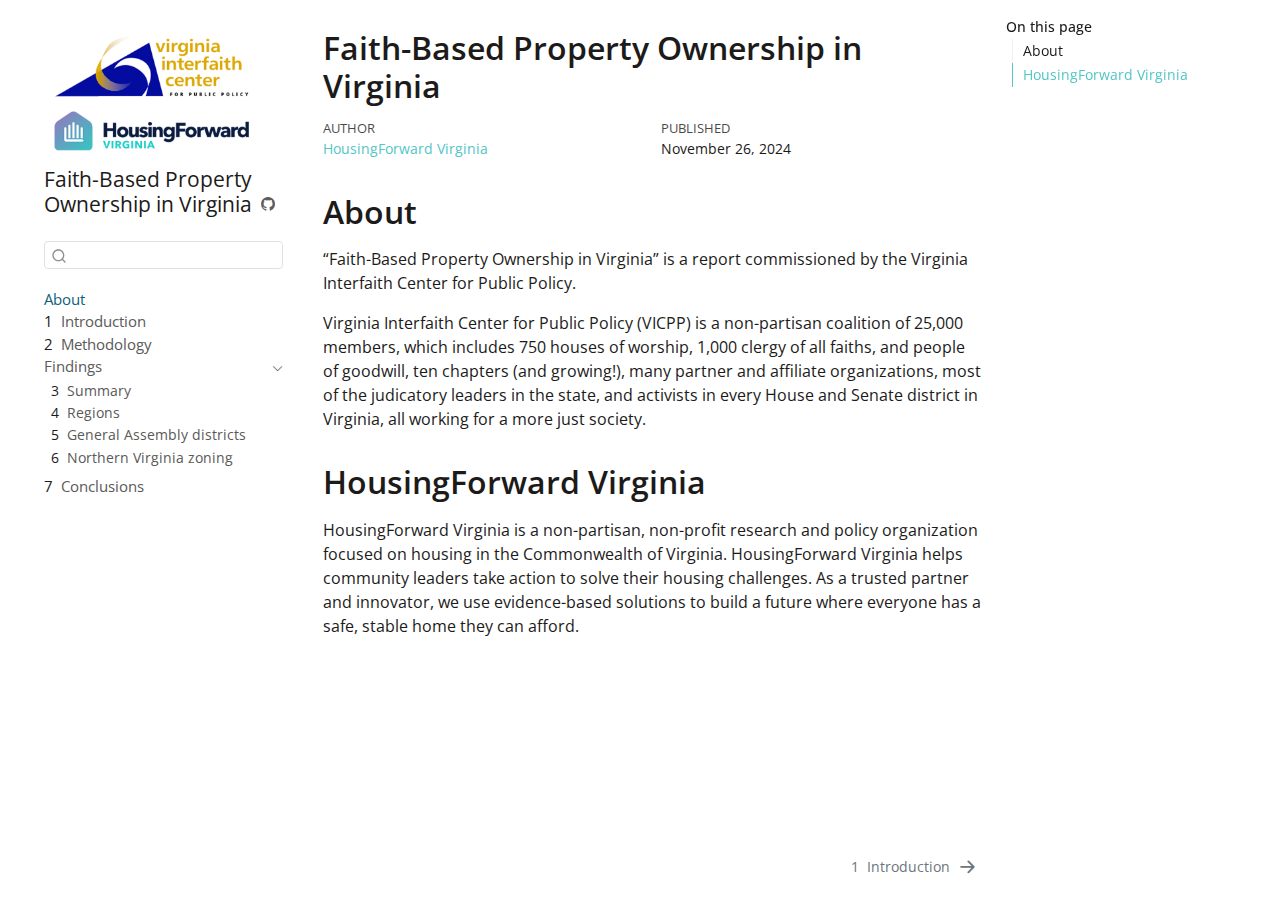
<file: docs/index.html>
<!DOCTYPE html>
<html xmlns="http://www.w3.org/1999/xhtml" lang="en" xml:lang="en"><head>

<meta charset="utf-8">
<meta name="generator" content="quarto-1.5.57">

<meta name="viewport" content="width=device-width, initial-scale=1.0, user-scalable=yes">

<meta name="author" content="HousingForward Virginia">
<meta name="dcterms.date" content="2024-11-26">

<title>Faith-Based Property Ownership in Virginia</title>
<style>
code{white-space: pre-wrap;}
span.smallcaps{font-variant: small-caps;}
div.columns{display: flex; gap: min(4vw, 1.5em);}
div.column{flex: auto; overflow-x: auto;}
div.hanging-indent{margin-left: 1.5em; text-indent: -1.5em;}
ul.task-list{list-style: none;}
ul.task-list li input[type="checkbox"] {
  width: 0.8em;
  margin: 0 0.8em 0.2em -1em; /* quarto-specific, see https://github.com/quarto-dev/quarto-cli/issues/4556 */ 
  vertical-align: middle;
}
</style>


<script src="site_libs/quarto-nav/quarto-nav.js"></script>
<script src="site_libs/quarto-nav/headroom.min.js"></script>
<script src="site_libs/clipboard/clipboard.min.js"></script>
<script src="site_libs/quarto-search/autocomplete.umd.js"></script>
<script src="site_libs/quarto-search/fuse.min.js"></script>
<script src="site_libs/quarto-search/quarto-search.js"></script>
<meta name="quarto:offset" content="./">
<link href="./intro.html" rel="next">
<script src="site_libs/quarto-html/quarto.js"></script>
<script src="site_libs/quarto-html/popper.min.js"></script>
<script src="site_libs/quarto-html/tippy.umd.min.js"></script>
<script src="site_libs/quarto-html/anchor.min.js"></script>
<link href="site_libs/quarto-html/tippy.css" rel="stylesheet">
<link href="site_libs/quarto-html/quarto-syntax-highlighting.css" rel="stylesheet" id="quarto-text-highlighting-styles">
<script src="site_libs/bootstrap/bootstrap.min.js"></script>
<link href="site_libs/bootstrap/bootstrap-icons.css" rel="stylesheet">
<link href="site_libs/bootstrap/bootstrap.min.css" rel="stylesheet" id="quarto-bootstrap" data-mode="light">
<script id="quarto-search-options" type="application/json">{
  "location": "sidebar",
  "copy-button": false,
  "collapse-after": 3,
  "panel-placement": "start",
  "type": "textbox",
  "limit": 50,
  "keyboard-shortcut": [
    "f",
    "/",
    "s"
  ],
  "show-item-context": false,
  "language": {
    "search-no-results-text": "No results",
    "search-matching-documents-text": "matching documents",
    "search-copy-link-title": "Copy link to search",
    "search-hide-matches-text": "Hide additional matches",
    "search-more-match-text": "more match in this document",
    "search-more-matches-text": "more matches in this document",
    "search-clear-button-title": "Clear",
    "search-text-placeholder": "",
    "search-detached-cancel-button-title": "Cancel",
    "search-submit-button-title": "Submit",
    "search-label": "Search"
  }
}</script>


</head>

<body class="nav-sidebar floating">

<div id="quarto-search-results"></div>
  <header id="quarto-header" class="headroom fixed-top">
  <nav class="quarto-secondary-nav">
    <div class="container-fluid d-flex">
      <button type="button" class="quarto-btn-toggle btn" data-bs-toggle="collapse" role="button" data-bs-target=".quarto-sidebar-collapse-item" aria-controls="quarto-sidebar" aria-expanded="false" aria-label="Toggle sidebar navigation" onclick="if (window.quartoToggleHeadroom) { window.quartoToggleHeadroom(); }">
        <i class="bi bi-layout-text-sidebar-reverse"></i>
      </button>
        <nav class="quarto-page-breadcrumbs" aria-label="breadcrumb"><ol class="breadcrumb"><li class="breadcrumb-item"><a href="./index.html">About</a></li></ol></nav>
        <a class="flex-grow-1" role="navigation" data-bs-toggle="collapse" data-bs-target=".quarto-sidebar-collapse-item" aria-controls="quarto-sidebar" aria-expanded="false" aria-label="Toggle sidebar navigation" onclick="if (window.quartoToggleHeadroom) { window.quartoToggleHeadroom(); }">      
        </a>
      <button type="button" class="btn quarto-search-button" aria-label="Search" onclick="window.quartoOpenSearch();">
        <i class="bi bi-search"></i>
      </button>
    </div>
  </nav>
</header>
<!-- content -->
<div id="quarto-content" class="quarto-container page-columns page-rows-contents page-layout-article">
<!-- sidebar -->
  <nav id="quarto-sidebar" class="sidebar collapse collapse-horizontal quarto-sidebar-collapse-item sidebar-navigation floating overflow-auto">
    <div class="pt-lg-2 mt-2 text-left sidebar-header sidebar-header-stacked">
      <a href="./index.html" class="sidebar-logo-link">
      <img src="./img/vif_hfv.png" alt="" class="sidebar-logo py-0 d-lg-inline d-none">
      </a>
    <div class="sidebar-title mb-0 py-0">
      <a href="./">Faith-Based Property Ownership in Virginia</a> 
        <div class="sidebar-tools-main">
    <a href="https://github.com/housingforwardva/yigby" title="Source Code" class="quarto-navigation-tool px-1" aria-label="Source Code"><i class="bi bi-github"></i></a>
</div>
    </div>
      </div>
        <div class="mt-2 flex-shrink-0 align-items-center">
        <div class="sidebar-search">
        <div id="quarto-search" class="" title="Search"></div>
        </div>
        </div>
    <div class="sidebar-menu-container"> 
    <ul class="list-unstyled mt-1">
        <li class="sidebar-item">
  <div class="sidebar-item-container"> 
  <a href="./index.html" class="sidebar-item-text sidebar-link active">
 <span class="menu-text">About</span></a>
  </div>
</li>
        <li class="sidebar-item">
  <div class="sidebar-item-container"> 
  <a href="./intro.html" class="sidebar-item-text sidebar-link">
 <span class="menu-text"><span class="chapter-number">1</span>&nbsp; <span class="chapter-title">Introduction</span></span></a>
  </div>
</li>
        <li class="sidebar-item">
  <div class="sidebar-item-container"> 
  <a href="./methods.html" class="sidebar-item-text sidebar-link">
 <span class="menu-text"><span class="chapter-number">2</span>&nbsp; <span class="chapter-title">Methodology</span></span></a>
  </div>
</li>
        <li class="sidebar-item sidebar-item-section">
      <div class="sidebar-item-container"> 
            <a class="sidebar-item-text sidebar-link text-start" data-bs-toggle="collapse" data-bs-target="#quarto-sidebar-section-1" role="navigation" aria-expanded="true">
 <span class="menu-text">Findings</span></a>
          <a class="sidebar-item-toggle text-start" data-bs-toggle="collapse" data-bs-target="#quarto-sidebar-section-1" role="navigation" aria-expanded="true" aria-label="Toggle section">
            <i class="bi bi-chevron-right ms-2"></i>
          </a> 
      </div>
      <ul id="quarto-sidebar-section-1" class="collapse list-unstyled sidebar-section depth1 show">  
          <li class="sidebar-item">
  <div class="sidebar-item-container"> 
  <a href="./findings-summary.html" class="sidebar-item-text sidebar-link">
 <span class="menu-text"><span class="chapter-number">3</span>&nbsp; <span class="chapter-title">Summary</span></span></a>
  </div>
</li>
          <li class="sidebar-item">
  <div class="sidebar-item-container"> 
  <a href="./findings-pdc.html" class="sidebar-item-text sidebar-link">
 <span class="menu-text"><span class="chapter-number">4</span>&nbsp; <span class="chapter-title">Regions</span></span></a>
  </div>
</li>
          <li class="sidebar-item">
  <div class="sidebar-item-container"> 
  <a href="./findings-ga.html" class="sidebar-item-text sidebar-link">
 <span class="menu-text"><span class="chapter-number">5</span>&nbsp; <span class="chapter-title">General Assembly districts</span></span></a>
  </div>
</li>
          <li class="sidebar-item">
  <div class="sidebar-item-container"> 
  <a href="./findings-nova.html" class="sidebar-item-text sidebar-link">
 <span class="menu-text"><span class="chapter-number">6</span>&nbsp; <span class="chapter-title">Northern Virginia zoning</span></span></a>
  </div>
</li>
      </ul>
  </li>
        <li class="sidebar-item">
  <div class="sidebar-item-container"> 
  <a href="./conclusions.html" class="sidebar-item-text sidebar-link">
 <span class="menu-text"><span class="chapter-number">7</span>&nbsp; <span class="chapter-title">Conclusions</span></span></a>
  </div>
</li>
    </ul>
    </div>
</nav>
<div id="quarto-sidebar-glass" class="quarto-sidebar-collapse-item" data-bs-toggle="collapse" data-bs-target=".quarto-sidebar-collapse-item"></div>
<!-- margin-sidebar -->
    <div id="quarto-margin-sidebar" class="sidebar margin-sidebar">
        <nav id="TOC" role="doc-toc" class="toc-active">
    <h2 id="toc-title">On this page</h2>
   
  <ul>
  <li><a href="#about" id="toc-about" class="nav-link active" data-scroll-target="#about">About</a></li>
  <li><a href="#housingforward-virginia" id="toc-housingforward-virginia" class="nav-link" data-scroll-target="#housingforward-virginia">HousingForward Virginia</a></li>
  </ul>
</nav>
    </div>
<!-- main -->
<main class="content" id="quarto-document-content">

<header id="title-block-header" class="quarto-title-block default">
<div class="quarto-title">
<h1 class="title">Faith-Based Property Ownership in Virginia</h1>
</div>



<div class="quarto-title-meta">

    <div>
    <div class="quarto-title-meta-heading">Author</div>
    <div class="quarto-title-meta-contents">
             <p><a href="https://www.housingforwardva.org">HousingForward Virginia</a> </p>
          </div>
  </div>
    
    <div>
    <div class="quarto-title-meta-heading">Published</div>
    <div class="quarto-title-meta-contents">
      <p class="date">November 26, 2024</p>
    </div>
  </div>
  
    
  </div>
  


</header>


<section id="about" class="level1 unnumbered">
<h1 class="unnumbered">About</h1>
<p>“Faith-Based Property Ownership in Virginia” is a report commissioned by the Virginia Interfaith Center for Public Policy.</p>
<p>Virginia Interfaith Center for Public Policy (VICPP) is a non-partisan coalition of 25,000 members, which includes 750 houses of worship, 1,000 clergy of all faiths, and people of goodwill, ten chapters (and growing!), many partner and affiliate organizations, most of the judicatory leaders in the state, and activists in every House and Senate district in Virginia, all working for a more just society.</p>
</section>
<section id="housingforward-virginia" class="level1">
<h1>HousingForward Virginia</h1>
<p>HousingForward Virginia is a non-partisan, non-profit research and policy organization focused on housing in the Commonwealth of Virginia. HousingForward Virginia helps community leaders take action to solve their housing challenges. As a trusted partner and innovator, we use evidence-based solutions to build a future where everyone has a safe, stable home they can afford.</p>


</section>

</main> <!-- /main -->
<script id="quarto-html-after-body" type="application/javascript">
window.document.addEventListener("DOMContentLoaded", function (event) {
  const toggleBodyColorMode = (bsSheetEl) => {
    const mode = bsSheetEl.getAttribute("data-mode");
    const bodyEl = window.document.querySelector("body");
    if (mode === "dark") {
      bodyEl.classList.add("quarto-dark");
      bodyEl.classList.remove("quarto-light");
    } else {
      bodyEl.classList.add("quarto-light");
      bodyEl.classList.remove("quarto-dark");
    }
  }
  const toggleBodyColorPrimary = () => {
    const bsSheetEl = window.document.querySelector("link#quarto-bootstrap");
    if (bsSheetEl) {
      toggleBodyColorMode(bsSheetEl);
    }
  }
  toggleBodyColorPrimary();  
  const icon = "";
  const anchorJS = new window.AnchorJS();
  anchorJS.options = {
    placement: 'right',
    icon: icon
  };
  anchorJS.add('.anchored');
  const isCodeAnnotation = (el) => {
    for (const clz of el.classList) {
      if (clz.startsWith('code-annotation-')) {                     
        return true;
      }
    }
    return false;
  }
  const onCopySuccess = function(e) {
    // button target
    const button = e.trigger;
    // don't keep focus
    button.blur();
    // flash "checked"
    button.classList.add('code-copy-button-checked');
    var currentTitle = button.getAttribute("title");
    button.setAttribute("title", "Copied!");
    let tooltip;
    if (window.bootstrap) {
      button.setAttribute("data-bs-toggle", "tooltip");
      button.setAttribute("data-bs-placement", "left");
      button.setAttribute("data-bs-title", "Copied!");
      tooltip = new bootstrap.Tooltip(button, 
        { trigger: "manual", 
          customClass: "code-copy-button-tooltip",
          offset: [0, -8]});
      tooltip.show();    
    }
    setTimeout(function() {
      if (tooltip) {
        tooltip.hide();
        button.removeAttribute("data-bs-title");
        button.removeAttribute("data-bs-toggle");
        button.removeAttribute("data-bs-placement");
      }
      button.setAttribute("title", currentTitle);
      button.classList.remove('code-copy-button-checked');
    }, 1000);
    // clear code selection
    e.clearSelection();
  }
  const getTextToCopy = function(trigger) {
      const codeEl = trigger.previousElementSibling.cloneNode(true);
      for (const childEl of codeEl.children) {
        if (isCodeAnnotation(childEl)) {
          childEl.remove();
        }
      }
      return codeEl.innerText;
  }
  const clipboard = new window.ClipboardJS('.code-copy-button:not([data-in-quarto-modal])', {
    text: getTextToCopy
  });
  clipboard.on('success', onCopySuccess);
  if (window.document.getElementById('quarto-embedded-source-code-modal')) {
    // For code content inside modals, clipBoardJS needs to be initialized with a container option
    // TODO: Check when it could be a function (https://github.com/zenorocha/clipboard.js/issues/860)
    const clipboardModal = new window.ClipboardJS('.code-copy-button[data-in-quarto-modal]', {
      text: getTextToCopy,
      container: window.document.getElementById('quarto-embedded-source-code-modal')
    });
    clipboardModal.on('success', onCopySuccess);
  }
    var localhostRegex = new RegExp(/^(?:http|https):\/\/localhost\:?[0-9]*\//);
    var mailtoRegex = new RegExp(/^mailto:/);
      var filterRegex = new RegExp('/' + window.location.host + '/');
    var isInternal = (href) => {
        return filterRegex.test(href) || localhostRegex.test(href) || mailtoRegex.test(href);
    }
    // Inspect non-navigation links and adorn them if external
 	var links = window.document.querySelectorAll('a[href]:not(.nav-link):not(.navbar-brand):not(.toc-action):not(.sidebar-link):not(.sidebar-item-toggle):not(.pagination-link):not(.no-external):not([aria-hidden]):not(.dropdown-item):not(.quarto-navigation-tool):not(.about-link)');
    for (var i=0; i<links.length; i++) {
      const link = links[i];
      if (!isInternal(link.href)) {
        // undo the damage that might have been done by quarto-nav.js in the case of
        // links that we want to consider external
        if (link.dataset.originalHref !== undefined) {
          link.href = link.dataset.originalHref;
        }
      }
    }
  function tippyHover(el, contentFn, onTriggerFn, onUntriggerFn) {
    const config = {
      allowHTML: true,
      maxWidth: 500,
      delay: 100,
      arrow: false,
      appendTo: function(el) {
          return el.parentElement;
      },
      interactive: true,
      interactiveBorder: 10,
      theme: 'quarto',
      placement: 'bottom-start',
    };
    if (contentFn) {
      config.content = contentFn;
    }
    if (onTriggerFn) {
      config.onTrigger = onTriggerFn;
    }
    if (onUntriggerFn) {
      config.onUntrigger = onUntriggerFn;
    }
    window.tippy(el, config); 
  }
  const noterefs = window.document.querySelectorAll('a[role="doc-noteref"]');
  for (var i=0; i<noterefs.length; i++) {
    const ref = noterefs[i];
    tippyHover(ref, function() {
      // use id or data attribute instead here
      let href = ref.getAttribute('data-footnote-href') || ref.getAttribute('href');
      try { href = new URL(href).hash; } catch {}
      const id = href.replace(/^#\/?/, "");
      const note = window.document.getElementById(id);
      if (note) {
        return note.innerHTML;
      } else {
        return "";
      }
    });
  }
  const xrefs = window.document.querySelectorAll('a.quarto-xref');
  const processXRef = (id, note) => {
    // Strip column container classes
    const stripColumnClz = (el) => {
      el.classList.remove("page-full", "page-columns");
      if (el.children) {
        for (const child of el.children) {
          stripColumnClz(child);
        }
      }
    }
    stripColumnClz(note)
    if (id === null || id.startsWith('sec-')) {
      // Special case sections, only their first couple elements
      const container = document.createElement("div");
      if (note.children && note.children.length > 2) {
        container.appendChild(note.children[0].cloneNode(true));
        for (let i = 1; i < note.children.length; i++) {
          const child = note.children[i];
          if (child.tagName === "P" && child.innerText === "") {
            continue;
          } else {
            container.appendChild(child.cloneNode(true));
            break;
          }
        }
        if (window.Quarto?.typesetMath) {
          window.Quarto.typesetMath(container);
        }
        return container.innerHTML
      } else {
        if (window.Quarto?.typesetMath) {
          window.Quarto.typesetMath(note);
        }
        return note.innerHTML;
      }
    } else {
      // Remove any anchor links if they are present
      const anchorLink = note.querySelector('a.anchorjs-link');
      if (anchorLink) {
        anchorLink.remove();
      }
      if (window.Quarto?.typesetMath) {
        window.Quarto.typesetMath(note);
      }
      // TODO in 1.5, we should make sure this works without a callout special case
      if (note.classList.contains("callout")) {
        return note.outerHTML;
      } else {
        return note.innerHTML;
      }
    }
  }
  for (var i=0; i<xrefs.length; i++) {
    const xref = xrefs[i];
    tippyHover(xref, undefined, function(instance) {
      instance.disable();
      let url = xref.getAttribute('href');
      let hash = undefined; 
      if (url.startsWith('#')) {
        hash = url;
      } else {
        try { hash = new URL(url).hash; } catch {}
      }
      if (hash) {
        const id = hash.replace(/^#\/?/, "");
        const note = window.document.getElementById(id);
        if (note !== null) {
          try {
            const html = processXRef(id, note.cloneNode(true));
            instance.setContent(html);
          } finally {
            instance.enable();
            instance.show();
          }
        } else {
          // See if we can fetch this
          fetch(url.split('#')[0])
          .then(res => res.text())
          .then(html => {
            const parser = new DOMParser();
            const htmlDoc = parser.parseFromString(html, "text/html");
            const note = htmlDoc.getElementById(id);
            if (note !== null) {
              const html = processXRef(id, note);
              instance.setContent(html);
            } 
          }).finally(() => {
            instance.enable();
            instance.show();
          });
        }
      } else {
        // See if we can fetch a full url (with no hash to target)
        // This is a special case and we should probably do some content thinning / targeting
        fetch(url)
        .then(res => res.text())
        .then(html => {
          const parser = new DOMParser();
          const htmlDoc = parser.parseFromString(html, "text/html");
          const note = htmlDoc.querySelector('main.content');
          if (note !== null) {
            // This should only happen for chapter cross references
            // (since there is no id in the URL)
            // remove the first header
            if (note.children.length > 0 && note.children[0].tagName === "HEADER") {
              note.children[0].remove();
            }
            const html = processXRef(null, note);
            instance.setContent(html);
          } 
        }).finally(() => {
          instance.enable();
          instance.show();
        });
      }
    }, function(instance) {
    });
  }
      let selectedAnnoteEl;
      const selectorForAnnotation = ( cell, annotation) => {
        let cellAttr = 'data-code-cell="' + cell + '"';
        let lineAttr = 'data-code-annotation="' +  annotation + '"';
        const selector = 'span[' + cellAttr + '][' + lineAttr + ']';
        return selector;
      }
      const selectCodeLines = (annoteEl) => {
        const doc = window.document;
        const targetCell = annoteEl.getAttribute("data-target-cell");
        const targetAnnotation = annoteEl.getAttribute("data-target-annotation");
        const annoteSpan = window.document.querySelector(selectorForAnnotation(targetCell, targetAnnotation));
        const lines = annoteSpan.getAttribute("data-code-lines").split(",");
        const lineIds = lines.map((line) => {
          return targetCell + "-" + line;
        })
        let top = null;
        let height = null;
        let parent = null;
        if (lineIds.length > 0) {
            //compute the position of the single el (top and bottom and make a div)
            const el = window.document.getElementById(lineIds[0]);
            top = el.offsetTop;
            height = el.offsetHeight;
            parent = el.parentElement.parentElement;
          if (lineIds.length > 1) {
            const lastEl = window.document.getElementById(lineIds[lineIds.length - 1]);
            const bottom = lastEl.offsetTop + lastEl.offsetHeight;
            height = bottom - top;
          }
          if (top !== null && height !== null && parent !== null) {
            // cook up a div (if necessary) and position it 
            let div = window.document.getElementById("code-annotation-line-highlight");
            if (div === null) {
              div = window.document.createElement("div");
              div.setAttribute("id", "code-annotation-line-highlight");
              div.style.position = 'absolute';
              parent.appendChild(div);
            }
            div.style.top = top - 2 + "px";
            div.style.height = height + 4 + "px";
            div.style.left = 0;
            let gutterDiv = window.document.getElementById("code-annotation-line-highlight-gutter");
            if (gutterDiv === null) {
              gutterDiv = window.document.createElement("div");
              gutterDiv.setAttribute("id", "code-annotation-line-highlight-gutter");
              gutterDiv.style.position = 'absolute';
              const codeCell = window.document.getElementById(targetCell);
              const gutter = codeCell.querySelector('.code-annotation-gutter');
              gutter.appendChild(gutterDiv);
            }
            gutterDiv.style.top = top - 2 + "px";
            gutterDiv.style.height = height + 4 + "px";
          }
          selectedAnnoteEl = annoteEl;
        }
      };
      const unselectCodeLines = () => {
        const elementsIds = ["code-annotation-line-highlight", "code-annotation-line-highlight-gutter"];
        elementsIds.forEach((elId) => {
          const div = window.document.getElementById(elId);
          if (div) {
            div.remove();
          }
        });
        selectedAnnoteEl = undefined;
      };
        // Handle positioning of the toggle
    window.addEventListener(
      "resize",
      throttle(() => {
        elRect = undefined;
        if (selectedAnnoteEl) {
          selectCodeLines(selectedAnnoteEl);
        }
      }, 10)
    );
    function throttle(fn, ms) {
    let throttle = false;
    let timer;
      return (...args) => {
        if(!throttle) { // first call gets through
            fn.apply(this, args);
            throttle = true;
        } else { // all the others get throttled
            if(timer) clearTimeout(timer); // cancel #2
            timer = setTimeout(() => {
              fn.apply(this, args);
              timer = throttle = false;
            }, ms);
        }
      };
    }
      // Attach click handler to the DT
      const annoteDls = window.document.querySelectorAll('dt[data-target-cell]');
      for (const annoteDlNode of annoteDls) {
        annoteDlNode.addEventListener('click', (event) => {
          const clickedEl = event.target;
          if (clickedEl !== selectedAnnoteEl) {
            unselectCodeLines();
            const activeEl = window.document.querySelector('dt[data-target-cell].code-annotation-active');
            if (activeEl) {
              activeEl.classList.remove('code-annotation-active');
            }
            selectCodeLines(clickedEl);
            clickedEl.classList.add('code-annotation-active');
          } else {
            // Unselect the line
            unselectCodeLines();
            clickedEl.classList.remove('code-annotation-active');
          }
        });
      }
  const findCites = (el) => {
    const parentEl = el.parentElement;
    if (parentEl) {
      const cites = parentEl.dataset.cites;
      if (cites) {
        return {
          el,
          cites: cites.split(' ')
        };
      } else {
        return findCites(el.parentElement)
      }
    } else {
      return undefined;
    }
  };
  var bibliorefs = window.document.querySelectorAll('a[role="doc-biblioref"]');
  for (var i=0; i<bibliorefs.length; i++) {
    const ref = bibliorefs[i];
    const citeInfo = findCites(ref);
    if (citeInfo) {
      tippyHover(citeInfo.el, function() {
        var popup = window.document.createElement('div');
        citeInfo.cites.forEach(function(cite) {
          var citeDiv = window.document.createElement('div');
          citeDiv.classList.add('hanging-indent');
          citeDiv.classList.add('csl-entry');
          var biblioDiv = window.document.getElementById('ref-' + cite);
          if (biblioDiv) {
            citeDiv.innerHTML = biblioDiv.innerHTML;
          }
          popup.appendChild(citeDiv);
        });
        return popup.innerHTML;
      });
    }
  }
});
</script>
<nav class="page-navigation">
  <div class="nav-page nav-page-previous">
  </div>
  <div class="nav-page nav-page-next">
      <a href="./intro.html" class="pagination-link" aria-label="Introduction">
        <span class="nav-page-text"><span class="chapter-number">1</span>&nbsp; <span class="chapter-title">Introduction</span></span> <i class="bi bi-arrow-right-short"></i>
      </a>
  </div>
</nav>
</div> <!-- /content -->




</body></html>
</file>
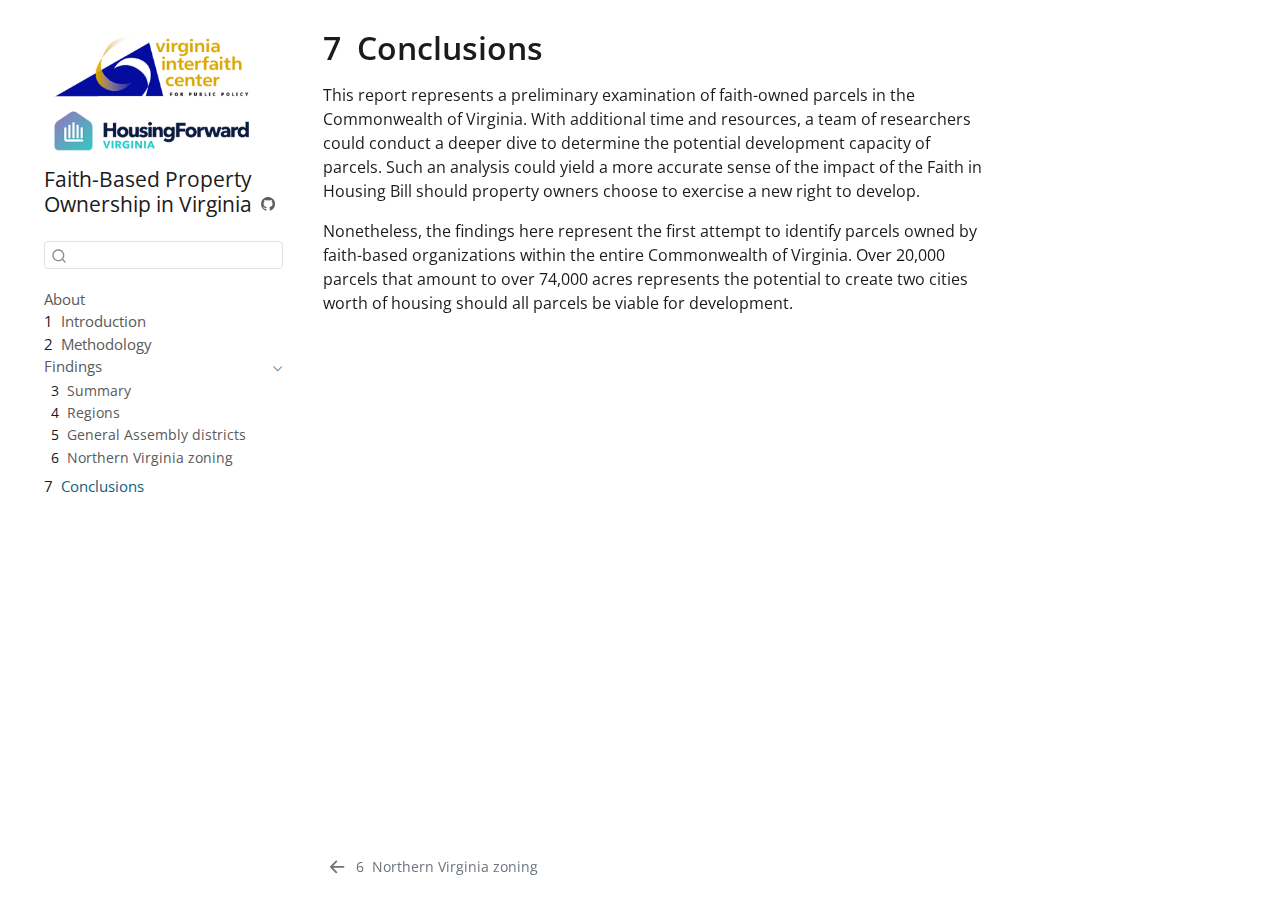
<file: docs/conclusions.html>
<!DOCTYPE html>
<html xmlns="http://www.w3.org/1999/xhtml" lang="en" xml:lang="en"><head>

<meta charset="utf-8">
<meta name="generator" content="quarto-1.5.57">

<meta name="viewport" content="width=device-width, initial-scale=1.0, user-scalable=yes">


<title>7&nbsp; Conclusions – Faith-Based Property Ownership in Virginia</title>
<style>
code{white-space: pre-wrap;}
span.smallcaps{font-variant: small-caps;}
div.columns{display: flex; gap: min(4vw, 1.5em);}
div.column{flex: auto; overflow-x: auto;}
div.hanging-indent{margin-left: 1.5em; text-indent: -1.5em;}
ul.task-list{list-style: none;}
ul.task-list li input[type="checkbox"] {
  width: 0.8em;
  margin: 0 0.8em 0.2em -1em; /* quarto-specific, see https://github.com/quarto-dev/quarto-cli/issues/4556 */ 
  vertical-align: middle;
}
</style>


<script src="site_libs/quarto-nav/quarto-nav.js"></script>
<script src="site_libs/quarto-nav/headroom.min.js"></script>
<script src="site_libs/clipboard/clipboard.min.js"></script>
<script src="site_libs/quarto-search/autocomplete.umd.js"></script>
<script src="site_libs/quarto-search/fuse.min.js"></script>
<script src="site_libs/quarto-search/quarto-search.js"></script>
<meta name="quarto:offset" content="./">
<link href="./findings-nova.html" rel="prev">
<script src="site_libs/quarto-html/quarto.js"></script>
<script src="site_libs/quarto-html/popper.min.js"></script>
<script src="site_libs/quarto-html/tippy.umd.min.js"></script>
<script src="site_libs/quarto-html/anchor.min.js"></script>
<link href="site_libs/quarto-html/tippy.css" rel="stylesheet">
<link href="site_libs/quarto-html/quarto-syntax-highlighting.css" rel="stylesheet" id="quarto-text-highlighting-styles">
<script src="site_libs/bootstrap/bootstrap.min.js"></script>
<link href="site_libs/bootstrap/bootstrap-icons.css" rel="stylesheet">
<link href="site_libs/bootstrap/bootstrap.min.css" rel="stylesheet" id="quarto-bootstrap" data-mode="light">
<script id="quarto-search-options" type="application/json">{
  "location": "sidebar",
  "copy-button": false,
  "collapse-after": 3,
  "panel-placement": "start",
  "type": "textbox",
  "limit": 50,
  "keyboard-shortcut": [
    "f",
    "/",
    "s"
  ],
  "show-item-context": false,
  "language": {
    "search-no-results-text": "No results",
    "search-matching-documents-text": "matching documents",
    "search-copy-link-title": "Copy link to search",
    "search-hide-matches-text": "Hide additional matches",
    "search-more-match-text": "more match in this document",
    "search-more-matches-text": "more matches in this document",
    "search-clear-button-title": "Clear",
    "search-text-placeholder": "",
    "search-detached-cancel-button-title": "Cancel",
    "search-submit-button-title": "Submit",
    "search-label": "Search"
  }
}</script>


</head>

<body class="nav-sidebar floating">

<div id="quarto-search-results"></div>
  <header id="quarto-header" class="headroom fixed-top">
  <nav class="quarto-secondary-nav">
    <div class="container-fluid d-flex">
      <button type="button" class="quarto-btn-toggle btn" data-bs-toggle="collapse" role="button" data-bs-target=".quarto-sidebar-collapse-item" aria-controls="quarto-sidebar" aria-expanded="false" aria-label="Toggle sidebar navigation" onclick="if (window.quartoToggleHeadroom) { window.quartoToggleHeadroom(); }">
        <i class="bi bi-layout-text-sidebar-reverse"></i>
      </button>
        <nav class="quarto-page-breadcrumbs" aria-label="breadcrumb"><ol class="breadcrumb"><li class="breadcrumb-item"><a href="./conclusions.html"><span class="chapter-number">7</span>&nbsp; <span class="chapter-title">Conclusions</span></a></li></ol></nav>
        <a class="flex-grow-1" role="navigation" data-bs-toggle="collapse" data-bs-target=".quarto-sidebar-collapse-item" aria-controls="quarto-sidebar" aria-expanded="false" aria-label="Toggle sidebar navigation" onclick="if (window.quartoToggleHeadroom) { window.quartoToggleHeadroom(); }">      
        </a>
      <button type="button" class="btn quarto-search-button" aria-label="Search" onclick="window.quartoOpenSearch();">
        <i class="bi bi-search"></i>
      </button>
    </div>
  </nav>
</header>
<!-- content -->
<div id="quarto-content" class="quarto-container page-columns page-rows-contents page-layout-article">
<!-- sidebar -->
  <nav id="quarto-sidebar" class="sidebar collapse collapse-horizontal quarto-sidebar-collapse-item sidebar-navigation floating overflow-auto">
    <div class="pt-lg-2 mt-2 text-left sidebar-header sidebar-header-stacked">
      <a href="./index.html" class="sidebar-logo-link">
      <img src="./img/vif_hfv.png" alt="" class="sidebar-logo py-0 d-lg-inline d-none">
      </a>
    <div class="sidebar-title mb-0 py-0">
      <a href="./">Faith-Based Property Ownership in Virginia</a> 
        <div class="sidebar-tools-main">
    <a href="https://github.com/housingforwardva/yigby" title="Source Code" class="quarto-navigation-tool px-1" aria-label="Source Code"><i class="bi bi-github"></i></a>
</div>
    </div>
      </div>
        <div class="mt-2 flex-shrink-0 align-items-center">
        <div class="sidebar-search">
        <div id="quarto-search" class="" title="Search"></div>
        </div>
        </div>
    <div class="sidebar-menu-container"> 
    <ul class="list-unstyled mt-1">
        <li class="sidebar-item">
  <div class="sidebar-item-container"> 
  <a href="./index.html" class="sidebar-item-text sidebar-link">
 <span class="menu-text">About</span></a>
  </div>
</li>
        <li class="sidebar-item">
  <div class="sidebar-item-container"> 
  <a href="./intro.html" class="sidebar-item-text sidebar-link">
 <span class="menu-text"><span class="chapter-number">1</span>&nbsp; <span class="chapter-title">Introduction</span></span></a>
  </div>
</li>
        <li class="sidebar-item">
  <div class="sidebar-item-container"> 
  <a href="./methods.html" class="sidebar-item-text sidebar-link">
 <span class="menu-text"><span class="chapter-number">2</span>&nbsp; <span class="chapter-title">Methodology</span></span></a>
  </div>
</li>
        <li class="sidebar-item sidebar-item-section">
      <div class="sidebar-item-container"> 
            <a class="sidebar-item-text sidebar-link text-start" data-bs-toggle="collapse" data-bs-target="#quarto-sidebar-section-1" role="navigation" aria-expanded="true">
 <span class="menu-text">Findings</span></a>
          <a class="sidebar-item-toggle text-start" data-bs-toggle="collapse" data-bs-target="#quarto-sidebar-section-1" role="navigation" aria-expanded="true" aria-label="Toggle section">
            <i class="bi bi-chevron-right ms-2"></i>
          </a> 
      </div>
      <ul id="quarto-sidebar-section-1" class="collapse list-unstyled sidebar-section depth1 show">  
          <li class="sidebar-item">
  <div class="sidebar-item-container"> 
  <a href="./findings-summary.html" class="sidebar-item-text sidebar-link">
 <span class="menu-text"><span class="chapter-number">3</span>&nbsp; <span class="chapter-title">Summary</span></span></a>
  </div>
</li>
          <li class="sidebar-item">
  <div class="sidebar-item-container"> 
  <a href="./findings-pdc.html" class="sidebar-item-text sidebar-link">
 <span class="menu-text"><span class="chapter-number">4</span>&nbsp; <span class="chapter-title">Regions</span></span></a>
  </div>
</li>
          <li class="sidebar-item">
  <div class="sidebar-item-container"> 
  <a href="./findings-ga.html" class="sidebar-item-text sidebar-link">
 <span class="menu-text"><span class="chapter-number">5</span>&nbsp; <span class="chapter-title">General Assembly districts</span></span></a>
  </div>
</li>
          <li class="sidebar-item">
  <div class="sidebar-item-container"> 
  <a href="./findings-nova.html" class="sidebar-item-text sidebar-link">
 <span class="menu-text"><span class="chapter-number">6</span>&nbsp; <span class="chapter-title">Northern Virginia zoning</span></span></a>
  </div>
</li>
      </ul>
  </li>
        <li class="sidebar-item">
  <div class="sidebar-item-container"> 
  <a href="./conclusions.html" class="sidebar-item-text sidebar-link active">
 <span class="menu-text"><span class="chapter-number">7</span>&nbsp; <span class="chapter-title">Conclusions</span></span></a>
  </div>
</li>
    </ul>
    </div>
</nav>
<div id="quarto-sidebar-glass" class="quarto-sidebar-collapse-item" data-bs-toggle="collapse" data-bs-target=".quarto-sidebar-collapse-item"></div>
<!-- margin-sidebar -->
    <div id="quarto-margin-sidebar" class="sidebar margin-sidebar zindex-bottom">
        
    </div>
<!-- main -->
<main class="content" id="quarto-document-content">

<header id="title-block-header" class="quarto-title-block default">
<div class="quarto-title">
<h1 class="title"><span class="chapter-number">7</span>&nbsp; <span class="chapter-title">Conclusions</span></h1>
</div>



<div class="quarto-title-meta">

    
  
    
  </div>
  


</header>


<p>This report represents a preliminary examination of faith-owned parcels in the Commonwealth of Virginia. With additional time and resources, a team of researchers could conduct a deeper dive to determine the potential development capacity of parcels. Such an analysis could yield a more accurate sense of the impact of the Faith in Housing Bill should property owners choose to exercise a new right to develop.</p>
<p>Nonetheless, the findings here represent the first attempt to identify parcels owned by faith-based organizations within the entire Commonwealth of Virginia. Over 20,000 parcels that amount to over 74,000 acres represents the potential to create two cities worth of housing should all parcels be viable for development.</p>



</main> <!-- /main -->
<script id="quarto-html-after-body" type="application/javascript">
window.document.addEventListener("DOMContentLoaded", function (event) {
  const toggleBodyColorMode = (bsSheetEl) => {
    const mode = bsSheetEl.getAttribute("data-mode");
    const bodyEl = window.document.querySelector("body");
    if (mode === "dark") {
      bodyEl.classList.add("quarto-dark");
      bodyEl.classList.remove("quarto-light");
    } else {
      bodyEl.classList.add("quarto-light");
      bodyEl.classList.remove("quarto-dark");
    }
  }
  const toggleBodyColorPrimary = () => {
    const bsSheetEl = window.document.querySelector("link#quarto-bootstrap");
    if (bsSheetEl) {
      toggleBodyColorMode(bsSheetEl);
    }
  }
  toggleBodyColorPrimary();  
  const icon = "";
  const anchorJS = new window.AnchorJS();
  anchorJS.options = {
    placement: 'right',
    icon: icon
  };
  anchorJS.add('.anchored');
  const isCodeAnnotation = (el) => {
    for (const clz of el.classList) {
      if (clz.startsWith('code-annotation-')) {                     
        return true;
      }
    }
    return false;
  }
  const onCopySuccess = function(e) {
    // button target
    const button = e.trigger;
    // don't keep focus
    button.blur();
    // flash "checked"
    button.classList.add('code-copy-button-checked');
    var currentTitle = button.getAttribute("title");
    button.setAttribute("title", "Copied!");
    let tooltip;
    if (window.bootstrap) {
      button.setAttribute("data-bs-toggle", "tooltip");
      button.setAttribute("data-bs-placement", "left");
      button.setAttribute("data-bs-title", "Copied!");
      tooltip = new bootstrap.Tooltip(button, 
        { trigger: "manual", 
          customClass: "code-copy-button-tooltip",
          offset: [0, -8]});
      tooltip.show();    
    }
    setTimeout(function() {
      if (tooltip) {
        tooltip.hide();
        button.removeAttribute("data-bs-title");
        button.removeAttribute("data-bs-toggle");
        button.removeAttribute("data-bs-placement");
      }
      button.setAttribute("title", currentTitle);
      button.classList.remove('code-copy-button-checked');
    }, 1000);
    // clear code selection
    e.clearSelection();
  }
  const getTextToCopy = function(trigger) {
      const codeEl = trigger.previousElementSibling.cloneNode(true);
      for (const childEl of codeEl.children) {
        if (isCodeAnnotation(childEl)) {
          childEl.remove();
        }
      }
      return codeEl.innerText;
  }
  const clipboard = new window.ClipboardJS('.code-copy-button:not([data-in-quarto-modal])', {
    text: getTextToCopy
  });
  clipboard.on('success', onCopySuccess);
  if (window.document.getElementById('quarto-embedded-source-code-modal')) {
    // For code content inside modals, clipBoardJS needs to be initialized with a container option
    // TODO: Check when it could be a function (https://github.com/zenorocha/clipboard.js/issues/860)
    const clipboardModal = new window.ClipboardJS('.code-copy-button[data-in-quarto-modal]', {
      text: getTextToCopy,
      container: window.document.getElementById('quarto-embedded-source-code-modal')
    });
    clipboardModal.on('success', onCopySuccess);
  }
    var localhostRegex = new RegExp(/^(?:http|https):\/\/localhost\:?[0-9]*\//);
    var mailtoRegex = new RegExp(/^mailto:/);
      var filterRegex = new RegExp('/' + window.location.host + '/');
    var isInternal = (href) => {
        return filterRegex.test(href) || localhostRegex.test(href) || mailtoRegex.test(href);
    }
    // Inspect non-navigation links and adorn them if external
 	var links = window.document.querySelectorAll('a[href]:not(.nav-link):not(.navbar-brand):not(.toc-action):not(.sidebar-link):not(.sidebar-item-toggle):not(.pagination-link):not(.no-external):not([aria-hidden]):not(.dropdown-item):not(.quarto-navigation-tool):not(.about-link)');
    for (var i=0; i<links.length; i++) {
      const link = links[i];
      if (!isInternal(link.href)) {
        // undo the damage that might have been done by quarto-nav.js in the case of
        // links that we want to consider external
        if (link.dataset.originalHref !== undefined) {
          link.href = link.dataset.originalHref;
        }
      }
    }
  function tippyHover(el, contentFn, onTriggerFn, onUntriggerFn) {
    const config = {
      allowHTML: true,
      maxWidth: 500,
      delay: 100,
      arrow: false,
      appendTo: function(el) {
          return el.parentElement;
      },
      interactive: true,
      interactiveBorder: 10,
      theme: 'quarto',
      placement: 'bottom-start',
    };
    if (contentFn) {
      config.content = contentFn;
    }
    if (onTriggerFn) {
      config.onTrigger = onTriggerFn;
    }
    if (onUntriggerFn) {
      config.onUntrigger = onUntriggerFn;
    }
    window.tippy(el, config); 
  }
  const noterefs = window.document.querySelectorAll('a[role="doc-noteref"]');
  for (var i=0; i<noterefs.length; i++) {
    const ref = noterefs[i];
    tippyHover(ref, function() {
      // use id or data attribute instead here
      let href = ref.getAttribute('data-footnote-href') || ref.getAttribute('href');
      try { href = new URL(href).hash; } catch {}
      const id = href.replace(/^#\/?/, "");
      const note = window.document.getElementById(id);
      if (note) {
        return note.innerHTML;
      } else {
        return "";
      }
    });
  }
  const xrefs = window.document.querySelectorAll('a.quarto-xref');
  const processXRef = (id, note) => {
    // Strip column container classes
    const stripColumnClz = (el) => {
      el.classList.remove("page-full", "page-columns");
      if (el.children) {
        for (const child of el.children) {
          stripColumnClz(child);
        }
      }
    }
    stripColumnClz(note)
    if (id === null || id.startsWith('sec-')) {
      // Special case sections, only their first couple elements
      const container = document.createElement("div");
      if (note.children && note.children.length > 2) {
        container.appendChild(note.children[0].cloneNode(true));
        for (let i = 1; i < note.children.length; i++) {
          const child = note.children[i];
          if (child.tagName === "P" && child.innerText === "") {
            continue;
          } else {
            container.appendChild(child.cloneNode(true));
            break;
          }
        }
        if (window.Quarto?.typesetMath) {
          window.Quarto.typesetMath(container);
        }
        return container.innerHTML
      } else {
        if (window.Quarto?.typesetMath) {
          window.Quarto.typesetMath(note);
        }
        return note.innerHTML;
      }
    } else {
      // Remove any anchor links if they are present
      const anchorLink = note.querySelector('a.anchorjs-link');
      if (anchorLink) {
        anchorLink.remove();
      }
      if (window.Quarto?.typesetMath) {
        window.Quarto.typesetMath(note);
      }
      // TODO in 1.5, we should make sure this works without a callout special case
      if (note.classList.contains("callout")) {
        return note.outerHTML;
      } else {
        return note.innerHTML;
      }
    }
  }
  for (var i=0; i<xrefs.length; i++) {
    const xref = xrefs[i];
    tippyHover(xref, undefined, function(instance) {
      instance.disable();
      let url = xref.getAttribute('href');
      let hash = undefined; 
      if (url.startsWith('#')) {
        hash = url;
      } else {
        try { hash = new URL(url).hash; } catch {}
      }
      if (hash) {
        const id = hash.replace(/^#\/?/, "");
        const note = window.document.getElementById(id);
        if (note !== null) {
          try {
            const html = processXRef(id, note.cloneNode(true));
            instance.setContent(html);
          } finally {
            instance.enable();
            instance.show();
          }
        } else {
          // See if we can fetch this
          fetch(url.split('#')[0])
          .then(res => res.text())
          .then(html => {
            const parser = new DOMParser();
            const htmlDoc = parser.parseFromString(html, "text/html");
            const note = htmlDoc.getElementById(id);
            if (note !== null) {
              const html = processXRef(id, note);
              instance.setContent(html);
            } 
          }).finally(() => {
            instance.enable();
            instance.show();
          });
        }
      } else {
        // See if we can fetch a full url (with no hash to target)
        // This is a special case and we should probably do some content thinning / targeting
        fetch(url)
        .then(res => res.text())
        .then(html => {
          const parser = new DOMParser();
          const htmlDoc = parser.parseFromString(html, "text/html");
          const note = htmlDoc.querySelector('main.content');
          if (note !== null) {
            // This should only happen for chapter cross references
            // (since there is no id in the URL)
            // remove the first header
            if (note.children.length > 0 && note.children[0].tagName === "HEADER") {
              note.children[0].remove();
            }
            const html = processXRef(null, note);
            instance.setContent(html);
          } 
        }).finally(() => {
          instance.enable();
          instance.show();
        });
      }
    }, function(instance) {
    });
  }
      let selectedAnnoteEl;
      const selectorForAnnotation = ( cell, annotation) => {
        let cellAttr = 'data-code-cell="' + cell + '"';
        let lineAttr = 'data-code-annotation="' +  annotation + '"';
        const selector = 'span[' + cellAttr + '][' + lineAttr + ']';
        return selector;
      }
      const selectCodeLines = (annoteEl) => {
        const doc = window.document;
        const targetCell = annoteEl.getAttribute("data-target-cell");
        const targetAnnotation = annoteEl.getAttribute("data-target-annotation");
        const annoteSpan = window.document.querySelector(selectorForAnnotation(targetCell, targetAnnotation));
        const lines = annoteSpan.getAttribute("data-code-lines").split(",");
        const lineIds = lines.map((line) => {
          return targetCell + "-" + line;
        })
        let top = null;
        let height = null;
        let parent = null;
        if (lineIds.length > 0) {
            //compute the position of the single el (top and bottom and make a div)
            const el = window.document.getElementById(lineIds[0]);
            top = el.offsetTop;
            height = el.offsetHeight;
            parent = el.parentElement.parentElement;
          if (lineIds.length > 1) {
            const lastEl = window.document.getElementById(lineIds[lineIds.length - 1]);
            const bottom = lastEl.offsetTop + lastEl.offsetHeight;
            height = bottom - top;
          }
          if (top !== null && height !== null && parent !== null) {
            // cook up a div (if necessary) and position it 
            let div = window.document.getElementById("code-annotation-line-highlight");
            if (div === null) {
              div = window.document.createElement("div");
              div.setAttribute("id", "code-annotation-line-highlight");
              div.style.position = 'absolute';
              parent.appendChild(div);
            }
            div.style.top = top - 2 + "px";
            div.style.height = height + 4 + "px";
            div.style.left = 0;
            let gutterDiv = window.document.getElementById("code-annotation-line-highlight-gutter");
            if (gutterDiv === null) {
              gutterDiv = window.document.createElement("div");
              gutterDiv.setAttribute("id", "code-annotation-line-highlight-gutter");
              gutterDiv.style.position = 'absolute';
              const codeCell = window.document.getElementById(targetCell);
              const gutter = codeCell.querySelector('.code-annotation-gutter');
              gutter.appendChild(gutterDiv);
            }
            gutterDiv.style.top = top - 2 + "px";
            gutterDiv.style.height = height + 4 + "px";
          }
          selectedAnnoteEl = annoteEl;
        }
      };
      const unselectCodeLines = () => {
        const elementsIds = ["code-annotation-line-highlight", "code-annotation-line-highlight-gutter"];
        elementsIds.forEach((elId) => {
          const div = window.document.getElementById(elId);
          if (div) {
            div.remove();
          }
        });
        selectedAnnoteEl = undefined;
      };
        // Handle positioning of the toggle
    window.addEventListener(
      "resize",
      throttle(() => {
        elRect = undefined;
        if (selectedAnnoteEl) {
          selectCodeLines(selectedAnnoteEl);
        }
      }, 10)
    );
    function throttle(fn, ms) {
    let throttle = false;
    let timer;
      return (...args) => {
        if(!throttle) { // first call gets through
            fn.apply(this, args);
            throttle = true;
        } else { // all the others get throttled
            if(timer) clearTimeout(timer); // cancel #2
            timer = setTimeout(() => {
              fn.apply(this, args);
              timer = throttle = false;
            }, ms);
        }
      };
    }
      // Attach click handler to the DT
      const annoteDls = window.document.querySelectorAll('dt[data-target-cell]');
      for (const annoteDlNode of annoteDls) {
        annoteDlNode.addEventListener('click', (event) => {
          const clickedEl = event.target;
          if (clickedEl !== selectedAnnoteEl) {
            unselectCodeLines();
            const activeEl = window.document.querySelector('dt[data-target-cell].code-annotation-active');
            if (activeEl) {
              activeEl.classList.remove('code-annotation-active');
            }
            selectCodeLines(clickedEl);
            clickedEl.classList.add('code-annotation-active');
          } else {
            // Unselect the line
            unselectCodeLines();
            clickedEl.classList.remove('code-annotation-active');
          }
        });
      }
  const findCites = (el) => {
    const parentEl = el.parentElement;
    if (parentEl) {
      const cites = parentEl.dataset.cites;
      if (cites) {
        return {
          el,
          cites: cites.split(' ')
        };
      } else {
        return findCites(el.parentElement)
      }
    } else {
      return undefined;
    }
  };
  var bibliorefs = window.document.querySelectorAll('a[role="doc-biblioref"]');
  for (var i=0; i<bibliorefs.length; i++) {
    const ref = bibliorefs[i];
    const citeInfo = findCites(ref);
    if (citeInfo) {
      tippyHover(citeInfo.el, function() {
        var popup = window.document.createElement('div');
        citeInfo.cites.forEach(function(cite) {
          var citeDiv = window.document.createElement('div');
          citeDiv.classList.add('hanging-indent');
          citeDiv.classList.add('csl-entry');
          var biblioDiv = window.document.getElementById('ref-' + cite);
          if (biblioDiv) {
            citeDiv.innerHTML = biblioDiv.innerHTML;
          }
          popup.appendChild(citeDiv);
        });
        return popup.innerHTML;
      });
    }
  }
});
</script>
<nav class="page-navigation">
  <div class="nav-page nav-page-previous">
      <a href="./findings-nova.html" class="pagination-link" aria-label="Northern Virginia zoning">
        <i class="bi bi-arrow-left-short"></i> <span class="nav-page-text"><span class="chapter-number">6</span>&nbsp; <span class="chapter-title">Northern Virginia zoning</span></span>
      </a>          
  </div>
  <div class="nav-page nav-page-next">
  </div>
</nav>
</div> <!-- /content -->




</body></html>
</file>
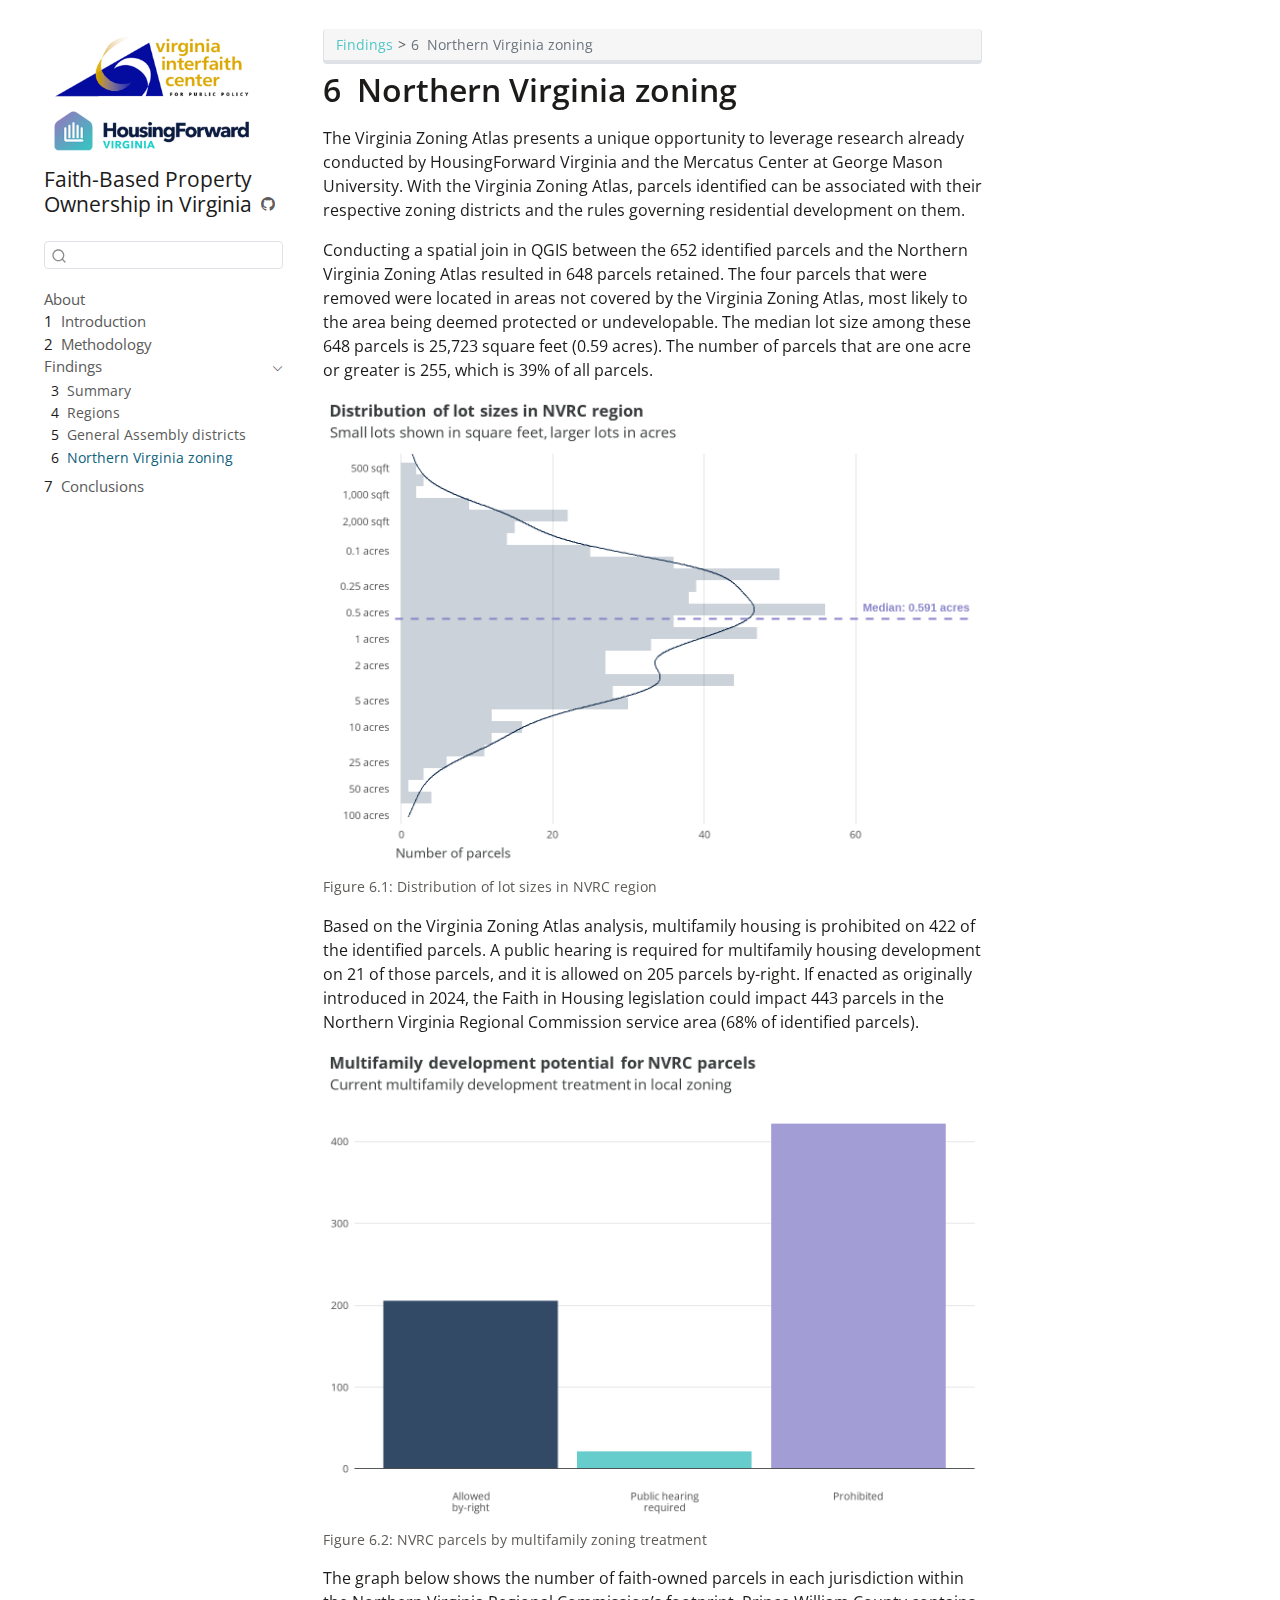
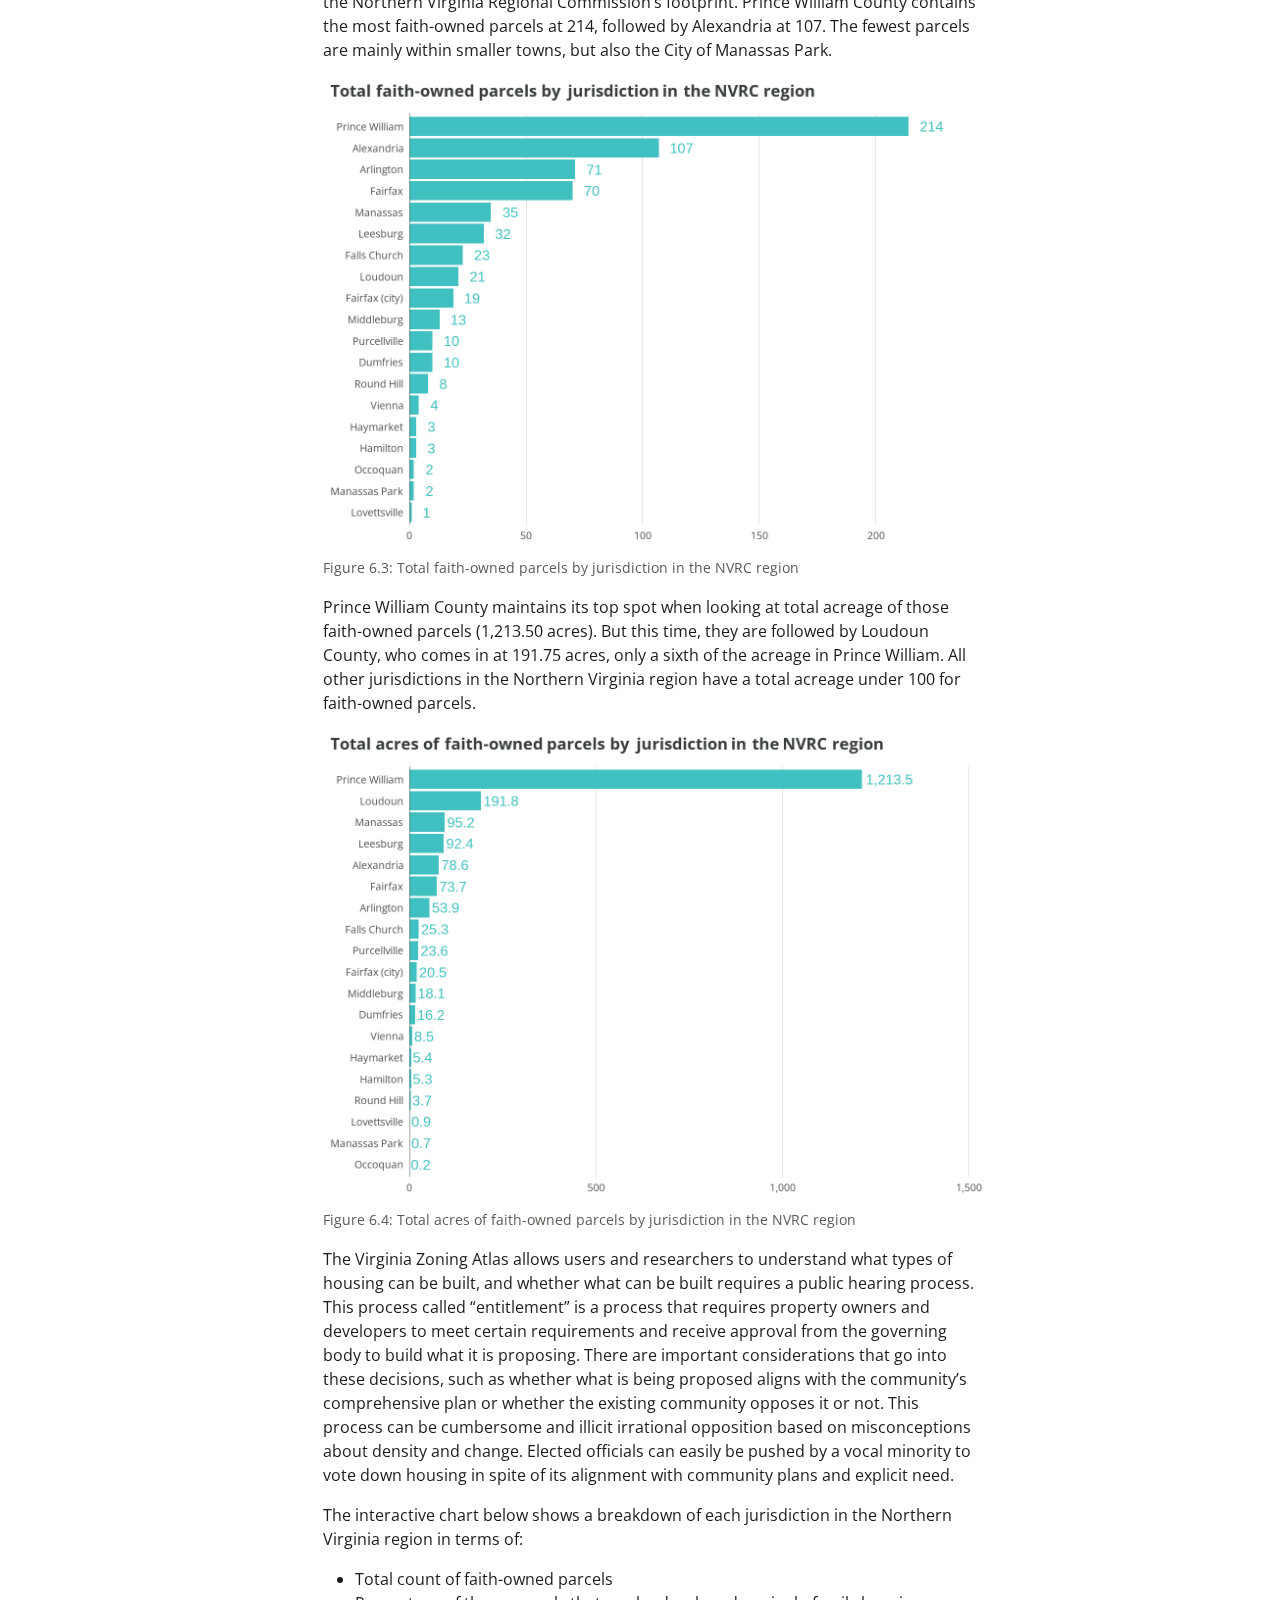
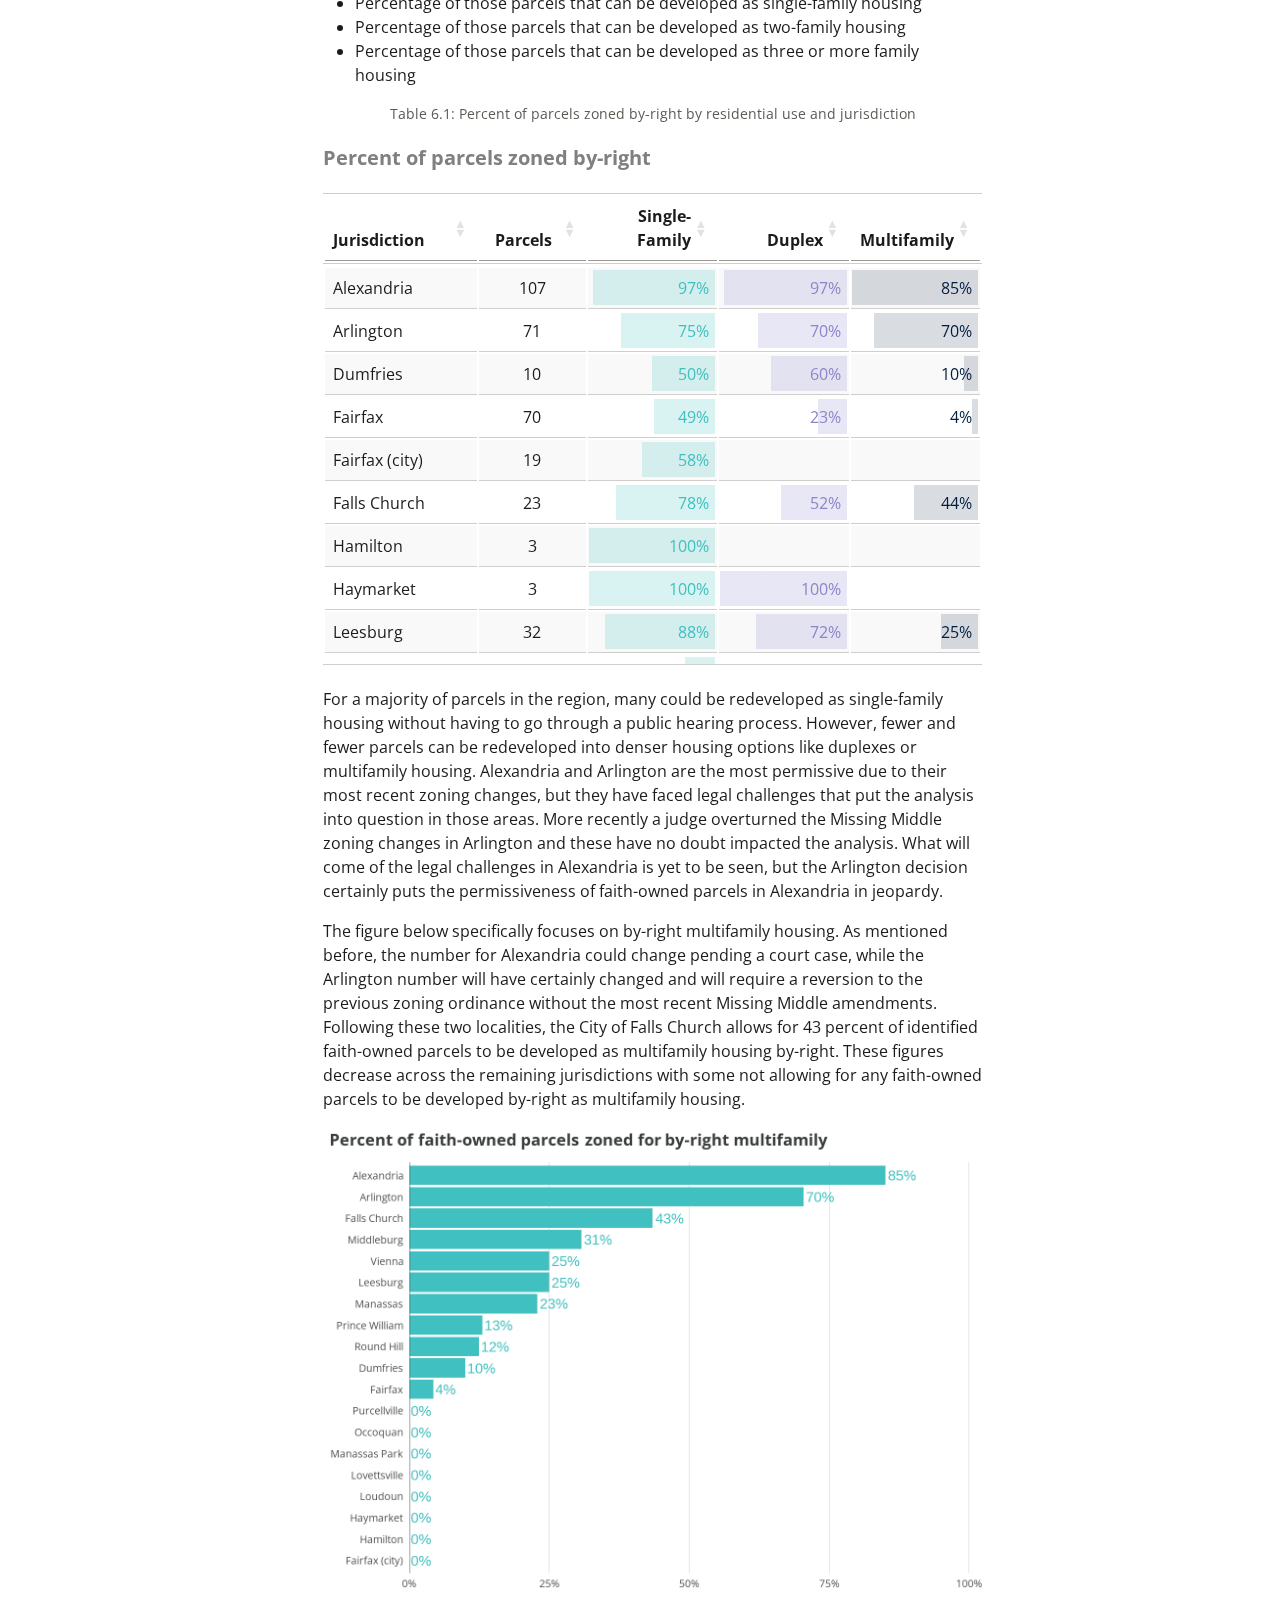
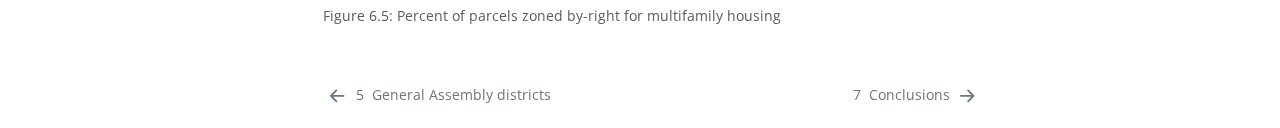
<file: docs/findings-nova.html>
<!DOCTYPE html>
<html xmlns="http://www.w3.org/1999/xhtml" lang="en" xml:lang="en"><head>

<meta charset="utf-8">
<meta name="generator" content="quarto-1.5.57">

<meta name="viewport" content="width=device-width, initial-scale=1.0, user-scalable=yes">


<title>6&nbsp; Northern Virginia zoning – Faith-Based Property Ownership in Virginia</title>
<style>
code{white-space: pre-wrap;}
span.smallcaps{font-variant: small-caps;}
div.columns{display: flex; gap: min(4vw, 1.5em);}
div.column{flex: auto; overflow-x: auto;}
div.hanging-indent{margin-left: 1.5em; text-indent: -1.5em;}
ul.task-list{list-style: none;}
ul.task-list li input[type="checkbox"] {
  width: 0.8em;
  margin: 0 0.8em 0.2em -1em; /* quarto-specific, see https://github.com/quarto-dev/quarto-cli/issues/4556 */ 
  vertical-align: middle;
}
</style>


<script src="site_libs/quarto-nav/quarto-nav.js"></script>
<script src="site_libs/quarto-nav/headroom.min.js"></script>
<script src="site_libs/clipboard/clipboard.min.js"></script>
<script src="site_libs/quarto-search/autocomplete.umd.js"></script>
<script src="site_libs/quarto-search/fuse.min.js"></script>
<script src="site_libs/quarto-search/quarto-search.js"></script>
<meta name="quarto:offset" content="./">
<link href="./conclusions.html" rel="next">
<link href="./findings-ga.html" rel="prev">
<script src="site_libs/quarto-html/quarto.js"></script>
<script src="site_libs/quarto-html/popper.min.js"></script>
<script src="site_libs/quarto-html/tippy.umd.min.js"></script>
<script src="site_libs/quarto-html/anchor.min.js"></script>
<link href="site_libs/quarto-html/tippy.css" rel="stylesheet">
<link href="site_libs/quarto-html/quarto-syntax-highlighting.css" rel="stylesheet" id="quarto-text-highlighting-styles">
<script src="site_libs/bootstrap/bootstrap.min.js"></script>
<link href="site_libs/bootstrap/bootstrap-icons.css" rel="stylesheet">
<link href="site_libs/bootstrap/bootstrap.min.css" rel="stylesheet" id="quarto-bootstrap" data-mode="light">
<script id="quarto-search-options" type="application/json">{
  "location": "sidebar",
  "copy-button": false,
  "collapse-after": 3,
  "panel-placement": "start",
  "type": "textbox",
  "limit": 50,
  "keyboard-shortcut": [
    "f",
    "/",
    "s"
  ],
  "show-item-context": false,
  "language": {
    "search-no-results-text": "No results",
    "search-matching-documents-text": "matching documents",
    "search-copy-link-title": "Copy link to search",
    "search-hide-matches-text": "Hide additional matches",
    "search-more-match-text": "more match in this document",
    "search-more-matches-text": "more matches in this document",
    "search-clear-button-title": "Clear",
    "search-text-placeholder": "",
    "search-detached-cancel-button-title": "Cancel",
    "search-submit-button-title": "Submit",
    "search-label": "Search"
  }
}</script>
<link href="site_libs/htmltools-fill-0.5.8.1/fill.css" rel="stylesheet">

<script src="site_libs/htmlwidgets-1.6.4/htmlwidgets.js"></script>

<link href="site_libs/datatables-css-0.0.0/datatables-crosstalk.css" rel="stylesheet">

<script src="site_libs/datatables-binding-0.33/datatables.js"></script>

<script src="site_libs/jquery-3.6.0/jquery-3.6.0.min.js"></script>

<link href="site_libs/dt-core-bootstrap-1.13.6/css/dataTables.bootstrap.min.css" rel="stylesheet">

<link href="site_libs/dt-core-bootstrap-1.13.6/css/dataTables.bootstrap.extra.css" rel="stylesheet">

<script src="site_libs/dt-core-bootstrap-1.13.6/js/jquery.dataTables.min.js"></script>

<script src="site_libs/dt-core-bootstrap-1.13.6/js/dataTables.bootstrap.min.js"></script>

<link href="site_libs/crosstalk-1.2.1/css/crosstalk.min.css" rel="stylesheet">

<script src="site_libs/crosstalk-1.2.1/js/crosstalk.min.js"></script>



</head>

<body class="nav-sidebar floating">

<div id="quarto-search-results"></div>
  <header id="quarto-header" class="headroom fixed-top">
  <nav class="quarto-secondary-nav">
    <div class="container-fluid d-flex">
      <button type="button" class="quarto-btn-toggle btn" data-bs-toggle="collapse" role="button" data-bs-target=".quarto-sidebar-collapse-item" aria-controls="quarto-sidebar" aria-expanded="false" aria-label="Toggle sidebar navigation" onclick="if (window.quartoToggleHeadroom) { window.quartoToggleHeadroom(); }">
        <i class="bi bi-layout-text-sidebar-reverse"></i>
      </button>
        <nav class="quarto-page-breadcrumbs" aria-label="breadcrumb"><ol class="breadcrumb"><li class="breadcrumb-item"><a href="./findings-summary.html">Findings</a></li><li class="breadcrumb-item"><a href="./findings-nova.html"><span class="chapter-number">6</span>&nbsp; <span class="chapter-title">Northern Virginia zoning</span></a></li></ol></nav>
        <a class="flex-grow-1" role="navigation" data-bs-toggle="collapse" data-bs-target=".quarto-sidebar-collapse-item" aria-controls="quarto-sidebar" aria-expanded="false" aria-label="Toggle sidebar navigation" onclick="if (window.quartoToggleHeadroom) { window.quartoToggleHeadroom(); }">      
        </a>
      <button type="button" class="btn quarto-search-button" aria-label="Search" onclick="window.quartoOpenSearch();">
        <i class="bi bi-search"></i>
      </button>
    </div>
  </nav>
</header>
<!-- content -->
<div id="quarto-content" class="quarto-container page-columns page-rows-contents page-layout-article">
<!-- sidebar -->
  <nav id="quarto-sidebar" class="sidebar collapse collapse-horizontal quarto-sidebar-collapse-item sidebar-navigation floating overflow-auto">
    <div class="pt-lg-2 mt-2 text-left sidebar-header sidebar-header-stacked">
      <a href="./index.html" class="sidebar-logo-link">
      <img src="./img/vif_hfv.png" alt="" class="sidebar-logo py-0 d-lg-inline d-none">
      </a>
    <div class="sidebar-title mb-0 py-0">
      <a href="./">Faith-Based Property Ownership in Virginia</a> 
        <div class="sidebar-tools-main">
    <a href="https://github.com/housingforwardva/yigby" title="Source Code" class="quarto-navigation-tool px-1" aria-label="Source Code"><i class="bi bi-github"></i></a>
</div>
    </div>
      </div>
        <div class="mt-2 flex-shrink-0 align-items-center">
        <div class="sidebar-search">
        <div id="quarto-search" class="" title="Search"></div>
        </div>
        </div>
    <div class="sidebar-menu-container"> 
    <ul class="list-unstyled mt-1">
        <li class="sidebar-item">
  <div class="sidebar-item-container"> 
  <a href="./index.html" class="sidebar-item-text sidebar-link">
 <span class="menu-text">About</span></a>
  </div>
</li>
        <li class="sidebar-item">
  <div class="sidebar-item-container"> 
  <a href="./intro.html" class="sidebar-item-text sidebar-link">
 <span class="menu-text"><span class="chapter-number">1</span>&nbsp; <span class="chapter-title">Introduction</span></span></a>
  </div>
</li>
        <li class="sidebar-item">
  <div class="sidebar-item-container"> 
  <a href="./methods.html" class="sidebar-item-text sidebar-link">
 <span class="menu-text"><span class="chapter-number">2</span>&nbsp; <span class="chapter-title">Methodology</span></span></a>
  </div>
</li>
        <li class="sidebar-item sidebar-item-section">
      <div class="sidebar-item-container"> 
            <a class="sidebar-item-text sidebar-link text-start" data-bs-toggle="collapse" data-bs-target="#quarto-sidebar-section-1" role="navigation" aria-expanded="true">
 <span class="menu-text">Findings</span></a>
          <a class="sidebar-item-toggle text-start" data-bs-toggle="collapse" data-bs-target="#quarto-sidebar-section-1" role="navigation" aria-expanded="true" aria-label="Toggle section">
            <i class="bi bi-chevron-right ms-2"></i>
          </a> 
      </div>
      <ul id="quarto-sidebar-section-1" class="collapse list-unstyled sidebar-section depth1 show">  
          <li class="sidebar-item">
  <div class="sidebar-item-container"> 
  <a href="./findings-summary.html" class="sidebar-item-text sidebar-link">
 <span class="menu-text"><span class="chapter-number">3</span>&nbsp; <span class="chapter-title">Summary</span></span></a>
  </div>
</li>
          <li class="sidebar-item">
  <div class="sidebar-item-container"> 
  <a href="./findings-pdc.html" class="sidebar-item-text sidebar-link">
 <span class="menu-text"><span class="chapter-number">4</span>&nbsp; <span class="chapter-title">Regions</span></span></a>
  </div>
</li>
          <li class="sidebar-item">
  <div class="sidebar-item-container"> 
  <a href="./findings-ga.html" class="sidebar-item-text sidebar-link">
 <span class="menu-text"><span class="chapter-number">5</span>&nbsp; <span class="chapter-title">General Assembly districts</span></span></a>
  </div>
</li>
          <li class="sidebar-item">
  <div class="sidebar-item-container"> 
  <a href="./findings-nova.html" class="sidebar-item-text sidebar-link active">
 <span class="menu-text"><span class="chapter-number">6</span>&nbsp; <span class="chapter-title">Northern Virginia zoning</span></span></a>
  </div>
</li>
      </ul>
  </li>
        <li class="sidebar-item">
  <div class="sidebar-item-container"> 
  <a href="./conclusions.html" class="sidebar-item-text sidebar-link">
 <span class="menu-text"><span class="chapter-number">7</span>&nbsp; <span class="chapter-title">Conclusions</span></span></a>
  </div>
</li>
    </ul>
    </div>
</nav>
<div id="quarto-sidebar-glass" class="quarto-sidebar-collapse-item" data-bs-toggle="collapse" data-bs-target=".quarto-sidebar-collapse-item"></div>
<!-- margin-sidebar -->
    <div id="quarto-margin-sidebar" class="sidebar margin-sidebar zindex-bottom">
        
    </div>
<!-- main -->
<main class="content" id="quarto-document-content">

<header id="title-block-header" class="quarto-title-block default"><nav class="quarto-page-breadcrumbs quarto-title-breadcrumbs d-none d-lg-block" aria-label="breadcrumb"><ol class="breadcrumb"><li class="breadcrumb-item"><a href="./findings-summary.html">Findings</a></li><li class="breadcrumb-item"><a href="./findings-nova.html"><span class="chapter-number">6</span>&nbsp; <span class="chapter-title">Northern Virginia zoning</span></a></li></ol></nav>
<div class="quarto-title">
<h1 class="title"><span class="chapter-number">6</span>&nbsp; <span class="chapter-title">Northern Virginia zoning</span></h1>
</div>



<div class="quarto-title-meta">

    
  
    
  </div>
  


</header>


<p>The Virginia Zoning Atlas presents a unique opportunity to leverage research already conducted by HousingForward Virginia and the Mercatus Center at George Mason University. With the Virginia Zoning Atlas, parcels identified can be associated with their respective zoning districts and the rules governing residential development on them.</p>
<p>Conducting a spatial join in QGIS between the 652 identified parcels and the Northern Virginia Zoning Atlas resulted in 648 parcels retained. The four parcels that were removed were located in areas not covered by the Virginia Zoning Atlas, most likely to the area being deemed protected or undevelopable. The median lot size among these 648 parcels is 25,723 square feet (0.59 acres). The number of parcels that are one acre or greater is 255, which is 39% of all parcels.</p>
<div class="cell">
<div class="cell-output-display">
<div id="fig-lots-nv" class="quarto-float quarto-figure quarto-figure-center anchored">
<figure class="quarto-float quarto-float-fig figure">
<div aria-describedby="fig-lots-nv-caption-0ceaefa1-69ba-4598-a22c-09a6ac19f8ca">
<img src="findings-nova_files/figure-html/fig-lots-nv-1.png" class="img-fluid figure-img" width="672">
</div>
<figcaption class="quarto-float-caption-bottom quarto-float-caption quarto-float-fig" id="fig-lots-nv-caption-0ceaefa1-69ba-4598-a22c-09a6ac19f8ca">
Figure&nbsp;6.1: Distribution of lot sizes in NVRC region
</figcaption>
</figure>
</div>
</div>
</div>
<p>Based on the Virginia Zoning Atlas analysis, multifamily housing is prohibited on 422 of the identified parcels. A public hearing is required for multifamily housing development on 21 of those parcels, and it is allowed on 205 parcels by-right. If enacted as originally introduced in 2024, the Faith in Housing legislation could impact 443 parcels in the Northern Virginia Regional Commission service area (68% of identified parcels).</p>
<div class="cell">
<div class="cell-output-display">
<div id="fig-zoned-mf" class="quarto-float quarto-figure quarto-figure-center anchored">
<figure class="quarto-float quarto-float-fig figure">
<div aria-describedby="fig-zoned-mf-caption-0ceaefa1-69ba-4598-a22c-09a6ac19f8ca">
<img src="findings-nova_files/figure-html/fig-zoned-mf-1.png" class="img-fluid figure-img" width="672">
</div>
<figcaption class="quarto-float-caption-bottom quarto-float-caption quarto-float-fig" id="fig-zoned-mf-caption-0ceaefa1-69ba-4598-a22c-09a6ac19f8ca">
Figure&nbsp;6.2: NVRC parcels by multifamily zoning treatment
</figcaption>
</figure>
</div>
</div>
</div>
<p>The graph below shows the number of faith-owned parcels in each jurisdiction within the Northern Virginia Regional Commission’s footprint. Prince William County contains the most faith-owned parcels at 214, followed by Alexandria at 107. The fewest parcels are mainly within smaller towns, but also the City of Manassas Park.</p>
<div class="cell">
<div class="cell-output-display">
<div id="fig-nova-count" class="quarto-float quarto-figure quarto-figure-center anchored">
<figure class="quarto-float quarto-float-fig figure">
<div aria-describedby="fig-nova-count-caption-0ceaefa1-69ba-4598-a22c-09a6ac19f8ca">
<img src="findings-nova_files/figure-html/fig-nova-count-1.png" class="img-fluid figure-img" width="672">
</div>
<figcaption class="quarto-float-caption-bottom quarto-float-caption quarto-float-fig" id="fig-nova-count-caption-0ceaefa1-69ba-4598-a22c-09a6ac19f8ca">
Figure&nbsp;6.3: Total faith-owned parcels by jurisdiction in the NVRC region
</figcaption>
</figure>
</div>
</div>
</div>
<p>Prince William County maintains its top spot when looking at total acreage of those faith-owned parcels (1,213.50 acres). But this time, they are followed by Loudoun County, who comes in at 191.75 acres, only a sixth of the acreage in Prince William. All other jurisdictions in the Northern Virginia region have a total acreage under 100 for faith-owned parcels.</p>
<div class="cell">
<div class="cell-output-display">
<div id="fig-nova-acres" class="quarto-float quarto-figure quarto-figure-center anchored">
<figure class="quarto-float quarto-float-fig figure">
<div aria-describedby="fig-nova-acres-caption-0ceaefa1-69ba-4598-a22c-09a6ac19f8ca">
<img src="findings-nova_files/figure-html/fig-nova-acres-1.png" class="img-fluid figure-img" width="672">
</div>
<figcaption class="quarto-float-caption-bottom quarto-float-caption quarto-float-fig" id="fig-nova-acres-caption-0ceaefa1-69ba-4598-a22c-09a6ac19f8ca">
Figure&nbsp;6.4: Total acres of faith-owned parcels by jurisdiction in the NVRC region
</figcaption>
</figure>
</div>
</div>
</div>
<p>The Virginia Zoning Atlas allows users and researchers to understand what types of housing can be built, and whether what can be built requires a public hearing process. This process called “entitlement” is a process that requires property owners and developers to meet certain requirements and receive approval from the governing body to build what it is proposing. There are important considerations that go into these decisions, such as whether what is being proposed aligns with the community’s comprehensive plan or whether the existing community opposes it or not. This process can be cumbersome and illicit irrational opposition based on misconceptions about density and change. Elected officials can easily be pushed by a vocal minority to vote down housing in spite of its alignment with community plans and explicit need.</p>
<p>The interactive chart below shows a breakdown of each jurisdiction in the Northern Virginia region in terms of:</p>
<ul>
<li>Total count of faith-owned parcels</li>
<li>Percentage of those parcels that can be developed as single-family housing</li>
<li>Percentage of those parcels that can be developed as two-family housing</li>
<li>Percentage of those parcels that can be developed as three or more family housing</li>
</ul>
<div class="cell">
<div id="tbl-pct-1" class="cell quarto-float quarto-figure quarto-figure-center anchored">
<figure class="quarto-float quarto-float-tbl figure">
<figcaption class="quarto-float-caption-top quarto-float-caption quarto-float-tbl" id="tbl-pct-1-caption-0ceaefa1-69ba-4598-a22c-09a6ac19f8ca">
Table&nbsp;6.1: Percent of parcels zoned by-right by residential use and jurisdiction
</figcaption>
<div aria-describedby="tbl-pct-1-caption-0ceaefa1-69ba-4598-a22c-09a6ac19f8ca">
<div class="cell-output-display">
<div class="datatables html-widget html-fill-item" id="htmlwidget-50ceef6f8cb90e57f2af" style="width:100%;height:auto;"></div>
<script type="application/json" data-for="htmlwidget-50ceef6f8cb90e57f2af">{"x":{"style":"bootstrap","filter":"none","vertical":false,"caption":"<caption style=\"caption-side: top; text-align: left; color: grey; font-size: 20px; &#10;            font-family: &quot;Open Sans&quot;, sans-serif;&#10;            padding-bottom: 20px;&#10;            font-weight: bold;&#10;            \">Percent of parcels zoned by-right<\/caption>","fillContainer":true,"data":[["Alexandria","Arlington","Dumfries","Fairfax","Fairfax (city)","Falls Church","Hamilton","Haymarket","Leesburg","Loudoun","Lovettsville","Manassas","Manassas Park","Middleburg","Occoquan","Prince William","Purcellville","Round Hill","Vienna"],[107,71,10,70,19,23,3,3,32,21,1,35,2,13,2,214,10,8,4],[0.972,0.747,0.5,0.486,0.579,0.783,1,1,0.875,0.238,1,0.6,1,1,0,0.729,0.6,1,0.75],[0.972,0.704,0.6,0.229,0,0.522,0,1,0.719,0,0,0.229,0,0.385,0,0.122,0.1,0.125,0.25],[0.85,0.704,0.1,0.043,0,0.435,0,0,0.25,0,0,0.229,0,0.308,0,0.131,0,0.125,0.25]],"container":"<table class=\"table table-striped table-hover row-border order-column display fill-container\">\n  <thead>\n    <tr>\n      <th>Jurisdiction<\/th>\n      <th>Parcels<\/th>\n      <th>Single-Family<\/th>\n      <th>Duplex<\/th>\n      <th>Multifamily<\/th>\n    <\/tr>\n  <\/thead>\n<\/table>","options":{"pageLength":-1,"dom":"t","scrollY":"400px","scrollCollapse":true,"initComplete":"function(settings, json) {\n$(this.api().table().header()).css({'font-family': 'Open Sans'});\n}","columnDefs":[{"targets":2,"render":"function(data, type, row, meta) {\n    return type !== 'display' ? data : DTWidget.formatPercentage(data, 0, 3, \",\", \".\", \"\");\n  }"},{"targets":3,"render":"function(data, type, row, meta) {\n    return type !== 'display' ? data : DTWidget.formatPercentage(data, 0, 3, \",\", \".\", \"\");\n  }"},{"targets":4,"render":"function(data, type, row, meta) {\n    return type !== 'display' ? data : DTWidget.formatPercentage(data, 0, 3, \",\", \".\", \"\");\n  }"},{"className":"dt-left","targets":0},{"className":"dt-center","targets":1},{"width":"20%","targets":[2,3,4]},{"className":"dt-right","targets":[2,3,4]},{"name":"jurisdiction","targets":0},{"name":"parcels","targets":1},{"name":"single_fam","targets":2},{"name":"duplex","targets":3},{"name":"multifamily","targets":4}],"order":[],"autoWidth":false,"orderClasses":false,"lengthMenu":[-1,10,25,50,100],"rowCallback":"function(row, data, displayNum, displayIndex, dataIndex) {\nvar value=data[2]; $(this.api().cell(row, 2).node()).css({'color':'#40c0c0','background':isNaN(parseFloat(value)) || value <= 0.000000 ? '' : 'linear-gradient(90.000000deg, transparent ' + Math.max(1.000000 - value, 0)/1.000000 * 100 + '%, #40c0c033 ' + Math.max(1.000000 - value, 0)/1.000000 * 100 + '%)','background-size':'98% 88%','background-repeat':'no-repeat','background-position':'center'});\nvar value=data[3]; $(this.api().cell(row, 3).node()).css({'color':'#8b85ca','background':isNaN(parseFloat(value)) || value <= 0.000000 ? '' : 'linear-gradient(90.000000deg, transparent ' + Math.max(1.000000 - value, 0)/1.000000 * 100 + '%, #8b85ca33 ' + Math.max(1.000000 - value, 0)/1.000000 * 100 + '%)','background-size':'98% 88%','background-repeat':'no-repeat','background-position':'center'});\nvar value=data[4]; $(this.api().cell(row, 4).node()).css({'color':'#011e41','background':isNaN(parseFloat(value)) || value <= 0.000000 ? '' : 'linear-gradient(90.000000deg, transparent ' + Math.max(0.850000 - value, 0)/0.850000 * 100 + '%, #011e4126 ' + Math.max(0.850000 - value, 0)/0.850000 * 100 + '%)','background-size':'98% 88%','background-repeat':'no-repeat','background-position':'center'});\nvar value=data[0]; $(this.api().cell(row, 0).node()).css({'font-family':'Open Sans'});\nvar value=data[1]; $(this.api().cell(row, 1).node()).css({'font-family':'Open Sans'});\nvar value=data[2]; $(this.api().cell(row, 2).node()).css({'font-family':'Open Sans'});\nvar value=data[3]; $(this.api().cell(row, 3).node()).css({'font-family':'Open Sans'});\nvar value=data[4]; $(this.api().cell(row, 4).node()).css({'font-family':'Open Sans'});\n}"}},"evals":["options.initComplete","options.columnDefs.0.render","options.columnDefs.1.render","options.columnDefs.2.render","options.rowCallback"],"jsHooks":[]}</script>
</div>
</div>
</figure>
</div>
</div>
<p>For a majority of parcels in the region, many could be redeveloped as single-family housing without having to go through a public hearing process. However, fewer and fewer parcels can be redeveloped into denser housing options like duplexes or multifamily housing. Alexandria and Arlington are the most permissive due to their most recent zoning changes, but they have faced legal challenges that put the analysis into question in those areas. More recently a judge overturned the Missing Middle zoning changes in Arlington and these have no doubt impacted the analysis. What will come of the legal challenges in Alexandria is yet to be seen, but the Arlington decision certainly puts the permissiveness of faith-owned parcels in Alexandria in jeopardy.</p>
<p>The figure below specifically focuses on by-right multifamily housing. As mentioned before, the number for Alexandria could change pending a court case, while the Arlington number will have certainly changed and will require a reversion to the previous zoning ordinance without the most recent Missing Middle amendments. Following these two localities, the City of Falls Church allows for 43 percent of identified faith-owned parcels to be developed as multifamily housing by-right. These figures decrease across the remaining jurisdictions with some not allowing for any faith-owned parcels to be developed by-right as multifamily housing.</p>
<div class="cell">
<div class="cell-output-display">
<div id="fig-pct-2" class="quarto-float quarto-figure quarto-figure-center anchored">
<figure class="quarto-float quarto-float-fig figure">
<div aria-describedby="fig-pct-2-caption-0ceaefa1-69ba-4598-a22c-09a6ac19f8ca">
<img src="findings-nova_files/figure-html/fig-pct-2-1.png" class="img-fluid figure-img" width="672">
</div>
<figcaption class="quarto-float-caption-bottom quarto-float-caption quarto-float-fig" id="fig-pct-2-caption-0ceaefa1-69ba-4598-a22c-09a6ac19f8ca">
Figure&nbsp;6.5: Percent of parcels zoned by-right for multifamily housing
</figcaption>
</figure>
</div>
</div>
</div>



</main> <!-- /main -->
<script id="quarto-html-after-body" type="application/javascript">
window.document.addEventListener("DOMContentLoaded", function (event) {
  const toggleBodyColorMode = (bsSheetEl) => {
    const mode = bsSheetEl.getAttribute("data-mode");
    const bodyEl = window.document.querySelector("body");
    if (mode === "dark") {
      bodyEl.classList.add("quarto-dark");
      bodyEl.classList.remove("quarto-light");
    } else {
      bodyEl.classList.add("quarto-light");
      bodyEl.classList.remove("quarto-dark");
    }
  }
  const toggleBodyColorPrimary = () => {
    const bsSheetEl = window.document.querySelector("link#quarto-bootstrap");
    if (bsSheetEl) {
      toggleBodyColorMode(bsSheetEl);
    }
  }
  toggleBodyColorPrimary();  
  const icon = "";
  const anchorJS = new window.AnchorJS();
  anchorJS.options = {
    placement: 'right',
    icon: icon
  };
  anchorJS.add('.anchored');
  const isCodeAnnotation = (el) => {
    for (const clz of el.classList) {
      if (clz.startsWith('code-annotation-')) {                     
        return true;
      }
    }
    return false;
  }
  const onCopySuccess = function(e) {
    // button target
    const button = e.trigger;
    // don't keep focus
    button.blur();
    // flash "checked"
    button.classList.add('code-copy-button-checked');
    var currentTitle = button.getAttribute("title");
    button.setAttribute("title", "Copied!");
    let tooltip;
    if (window.bootstrap) {
      button.setAttribute("data-bs-toggle", "tooltip");
      button.setAttribute("data-bs-placement", "left");
      button.setAttribute("data-bs-title", "Copied!");
      tooltip = new bootstrap.Tooltip(button, 
        { trigger: "manual", 
          customClass: "code-copy-button-tooltip",
          offset: [0, -8]});
      tooltip.show();    
    }
    setTimeout(function() {
      if (tooltip) {
        tooltip.hide();
        button.removeAttribute("data-bs-title");
        button.removeAttribute("data-bs-toggle");
        button.removeAttribute("data-bs-placement");
      }
      button.setAttribute("title", currentTitle);
      button.classList.remove('code-copy-button-checked');
    }, 1000);
    // clear code selection
    e.clearSelection();
  }
  const getTextToCopy = function(trigger) {
      const codeEl = trigger.previousElementSibling.cloneNode(true);
      for (const childEl of codeEl.children) {
        if (isCodeAnnotation(childEl)) {
          childEl.remove();
        }
      }
      return codeEl.innerText;
  }
  const clipboard = new window.ClipboardJS('.code-copy-button:not([data-in-quarto-modal])', {
    text: getTextToCopy
  });
  clipboard.on('success', onCopySuccess);
  if (window.document.getElementById('quarto-embedded-source-code-modal')) {
    // For code content inside modals, clipBoardJS needs to be initialized with a container option
    // TODO: Check when it could be a function (https://github.com/zenorocha/clipboard.js/issues/860)
    const clipboardModal = new window.ClipboardJS('.code-copy-button[data-in-quarto-modal]', {
      text: getTextToCopy,
      container: window.document.getElementById('quarto-embedded-source-code-modal')
    });
    clipboardModal.on('success', onCopySuccess);
  }
    var localhostRegex = new RegExp(/^(?:http|https):\/\/localhost\:?[0-9]*\//);
    var mailtoRegex = new RegExp(/^mailto:/);
      var filterRegex = new RegExp('/' + window.location.host + '/');
    var isInternal = (href) => {
        return filterRegex.test(href) || localhostRegex.test(href) || mailtoRegex.test(href);
    }
    // Inspect non-navigation links and adorn them if external
 	var links = window.document.querySelectorAll('a[href]:not(.nav-link):not(.navbar-brand):not(.toc-action):not(.sidebar-link):not(.sidebar-item-toggle):not(.pagination-link):not(.no-external):not([aria-hidden]):not(.dropdown-item):not(.quarto-navigation-tool):not(.about-link)');
    for (var i=0; i<links.length; i++) {
      const link = links[i];
      if (!isInternal(link.href)) {
        // undo the damage that might have been done by quarto-nav.js in the case of
        // links that we want to consider external
        if (link.dataset.originalHref !== undefined) {
          link.href = link.dataset.originalHref;
        }
      }
    }
  function tippyHover(el, contentFn, onTriggerFn, onUntriggerFn) {
    const config = {
      allowHTML: true,
      maxWidth: 500,
      delay: 100,
      arrow: false,
      appendTo: function(el) {
          return el.parentElement;
      },
      interactive: true,
      interactiveBorder: 10,
      theme: 'quarto',
      placement: 'bottom-start',
    };
    if (contentFn) {
      config.content = contentFn;
    }
    if (onTriggerFn) {
      config.onTrigger = onTriggerFn;
    }
    if (onUntriggerFn) {
      config.onUntrigger = onUntriggerFn;
    }
    window.tippy(el, config); 
  }
  const noterefs = window.document.querySelectorAll('a[role="doc-noteref"]');
  for (var i=0; i<noterefs.length; i++) {
    const ref = noterefs[i];
    tippyHover(ref, function() {
      // use id or data attribute instead here
      let href = ref.getAttribute('data-footnote-href') || ref.getAttribute('href');
      try { href = new URL(href).hash; } catch {}
      const id = href.replace(/^#\/?/, "");
      const note = window.document.getElementById(id);
      if (note) {
        return note.innerHTML;
      } else {
        return "";
      }
    });
  }
  const xrefs = window.document.querySelectorAll('a.quarto-xref');
  const processXRef = (id, note) => {
    // Strip column container classes
    const stripColumnClz = (el) => {
      el.classList.remove("page-full", "page-columns");
      if (el.children) {
        for (const child of el.children) {
          stripColumnClz(child);
        }
      }
    }
    stripColumnClz(note)
    if (id === null || id.startsWith('sec-')) {
      // Special case sections, only their first couple elements
      const container = document.createElement("div");
      if (note.children && note.children.length > 2) {
        container.appendChild(note.children[0].cloneNode(true));
        for (let i = 1; i < note.children.length; i++) {
          const child = note.children[i];
          if (child.tagName === "P" && child.innerText === "") {
            continue;
          } else {
            container.appendChild(child.cloneNode(true));
            break;
          }
        }
        if (window.Quarto?.typesetMath) {
          window.Quarto.typesetMath(container);
        }
        return container.innerHTML
      } else {
        if (window.Quarto?.typesetMath) {
          window.Quarto.typesetMath(note);
        }
        return note.innerHTML;
      }
    } else {
      // Remove any anchor links if they are present
      const anchorLink = note.querySelector('a.anchorjs-link');
      if (anchorLink) {
        anchorLink.remove();
      }
      if (window.Quarto?.typesetMath) {
        window.Quarto.typesetMath(note);
      }
      // TODO in 1.5, we should make sure this works without a callout special case
      if (note.classList.contains("callout")) {
        return note.outerHTML;
      } else {
        return note.innerHTML;
      }
    }
  }
  for (var i=0; i<xrefs.length; i++) {
    const xref = xrefs[i];
    tippyHover(xref, undefined, function(instance) {
      instance.disable();
      let url = xref.getAttribute('href');
      let hash = undefined; 
      if (url.startsWith('#')) {
        hash = url;
      } else {
        try { hash = new URL(url).hash; } catch {}
      }
      if (hash) {
        const id = hash.replace(/^#\/?/, "");
        const note = window.document.getElementById(id);
        if (note !== null) {
          try {
            const html = processXRef(id, note.cloneNode(true));
            instance.setContent(html);
          } finally {
            instance.enable();
            instance.show();
          }
        } else {
          // See if we can fetch this
          fetch(url.split('#')[0])
          .then(res => res.text())
          .then(html => {
            const parser = new DOMParser();
            const htmlDoc = parser.parseFromString(html, "text/html");
            const note = htmlDoc.getElementById(id);
            if (note !== null) {
              const html = processXRef(id, note);
              instance.setContent(html);
            } 
          }).finally(() => {
            instance.enable();
            instance.show();
          });
        }
      } else {
        // See if we can fetch a full url (with no hash to target)
        // This is a special case and we should probably do some content thinning / targeting
        fetch(url)
        .then(res => res.text())
        .then(html => {
          const parser = new DOMParser();
          const htmlDoc = parser.parseFromString(html, "text/html");
          const note = htmlDoc.querySelector('main.content');
          if (note !== null) {
            // This should only happen for chapter cross references
            // (since there is no id in the URL)
            // remove the first header
            if (note.children.length > 0 && note.children[0].tagName === "HEADER") {
              note.children[0].remove();
            }
            const html = processXRef(null, note);
            instance.setContent(html);
          } 
        }).finally(() => {
          instance.enable();
          instance.show();
        });
      }
    }, function(instance) {
    });
  }
      let selectedAnnoteEl;
      const selectorForAnnotation = ( cell, annotation) => {
        let cellAttr = 'data-code-cell="' + cell + '"';
        let lineAttr = 'data-code-annotation="' +  annotation + '"';
        const selector = 'span[' + cellAttr + '][' + lineAttr + ']';
        return selector;
      }
      const selectCodeLines = (annoteEl) => {
        const doc = window.document;
        const targetCell = annoteEl.getAttribute("data-target-cell");
        const targetAnnotation = annoteEl.getAttribute("data-target-annotation");
        const annoteSpan = window.document.querySelector(selectorForAnnotation(targetCell, targetAnnotation));
        const lines = annoteSpan.getAttribute("data-code-lines").split(",");
        const lineIds = lines.map((line) => {
          return targetCell + "-" + line;
        })
        let top = null;
        let height = null;
        let parent = null;
        if (lineIds.length > 0) {
            //compute the position of the single el (top and bottom and make a div)
            const el = window.document.getElementById(lineIds[0]);
            top = el.offsetTop;
            height = el.offsetHeight;
            parent = el.parentElement.parentElement;
          if (lineIds.length > 1) {
            const lastEl = window.document.getElementById(lineIds[lineIds.length - 1]);
            const bottom = lastEl.offsetTop + lastEl.offsetHeight;
            height = bottom - top;
          }
          if (top !== null && height !== null && parent !== null) {
            // cook up a div (if necessary) and position it 
            let div = window.document.getElementById("code-annotation-line-highlight");
            if (div === null) {
              div = window.document.createElement("div");
              div.setAttribute("id", "code-annotation-line-highlight");
              div.style.position = 'absolute';
              parent.appendChild(div);
            }
            div.style.top = top - 2 + "px";
            div.style.height = height + 4 + "px";
            div.style.left = 0;
            let gutterDiv = window.document.getElementById("code-annotation-line-highlight-gutter");
            if (gutterDiv === null) {
              gutterDiv = window.document.createElement("div");
              gutterDiv.setAttribute("id", "code-annotation-line-highlight-gutter");
              gutterDiv.style.position = 'absolute';
              const codeCell = window.document.getElementById(targetCell);
              const gutter = codeCell.querySelector('.code-annotation-gutter');
              gutter.appendChild(gutterDiv);
            }
            gutterDiv.style.top = top - 2 + "px";
            gutterDiv.style.height = height + 4 + "px";
          }
          selectedAnnoteEl = annoteEl;
        }
      };
      const unselectCodeLines = () => {
        const elementsIds = ["code-annotation-line-highlight", "code-annotation-line-highlight-gutter"];
        elementsIds.forEach((elId) => {
          const div = window.document.getElementById(elId);
          if (div) {
            div.remove();
          }
        });
        selectedAnnoteEl = undefined;
      };
        // Handle positioning of the toggle
    window.addEventListener(
      "resize",
      throttle(() => {
        elRect = undefined;
        if (selectedAnnoteEl) {
          selectCodeLines(selectedAnnoteEl);
        }
      }, 10)
    );
    function throttle(fn, ms) {
    let throttle = false;
    let timer;
      return (...args) => {
        if(!throttle) { // first call gets through
            fn.apply(this, args);
            throttle = true;
        } else { // all the others get throttled
            if(timer) clearTimeout(timer); // cancel #2
            timer = setTimeout(() => {
              fn.apply(this, args);
              timer = throttle = false;
            }, ms);
        }
      };
    }
      // Attach click handler to the DT
      const annoteDls = window.document.querySelectorAll('dt[data-target-cell]');
      for (const annoteDlNode of annoteDls) {
        annoteDlNode.addEventListener('click', (event) => {
          const clickedEl = event.target;
          if (clickedEl !== selectedAnnoteEl) {
            unselectCodeLines();
            const activeEl = window.document.querySelector('dt[data-target-cell].code-annotation-active');
            if (activeEl) {
              activeEl.classList.remove('code-annotation-active');
            }
            selectCodeLines(clickedEl);
            clickedEl.classList.add('code-annotation-active');
          } else {
            // Unselect the line
            unselectCodeLines();
            clickedEl.classList.remove('code-annotation-active');
          }
        });
      }
  const findCites = (el) => {
    const parentEl = el.parentElement;
    if (parentEl) {
      const cites = parentEl.dataset.cites;
      if (cites) {
        return {
          el,
          cites: cites.split(' ')
        };
      } else {
        return findCites(el.parentElement)
      }
    } else {
      return undefined;
    }
  };
  var bibliorefs = window.document.querySelectorAll('a[role="doc-biblioref"]');
  for (var i=0; i<bibliorefs.length; i++) {
    const ref = bibliorefs[i];
    const citeInfo = findCites(ref);
    if (citeInfo) {
      tippyHover(citeInfo.el, function() {
        var popup = window.document.createElement('div');
        citeInfo.cites.forEach(function(cite) {
          var citeDiv = window.document.createElement('div');
          citeDiv.classList.add('hanging-indent');
          citeDiv.classList.add('csl-entry');
          var biblioDiv = window.document.getElementById('ref-' + cite);
          if (biblioDiv) {
            citeDiv.innerHTML = biblioDiv.innerHTML;
          }
          popup.appendChild(citeDiv);
        });
        return popup.innerHTML;
      });
    }
  }
});
</script>
<nav class="page-navigation">
  <div class="nav-page nav-page-previous">
      <a href="./findings-ga.html" class="pagination-link" aria-label="General Assembly districts">
        <i class="bi bi-arrow-left-short"></i> <span class="nav-page-text"><span class="chapter-number">5</span>&nbsp; <span class="chapter-title">General Assembly districts</span></span>
      </a>          
  </div>
  <div class="nav-page nav-page-next">
      <a href="./conclusions.html" class="pagination-link" aria-label="Conclusions">
        <span class="nav-page-text"><span class="chapter-number">7</span>&nbsp; <span class="chapter-title">Conclusions</span></span> <i class="bi bi-arrow-right-short"></i>
      </a>
  </div>
</nav>
</div> <!-- /content -->




</body></html>
</file>
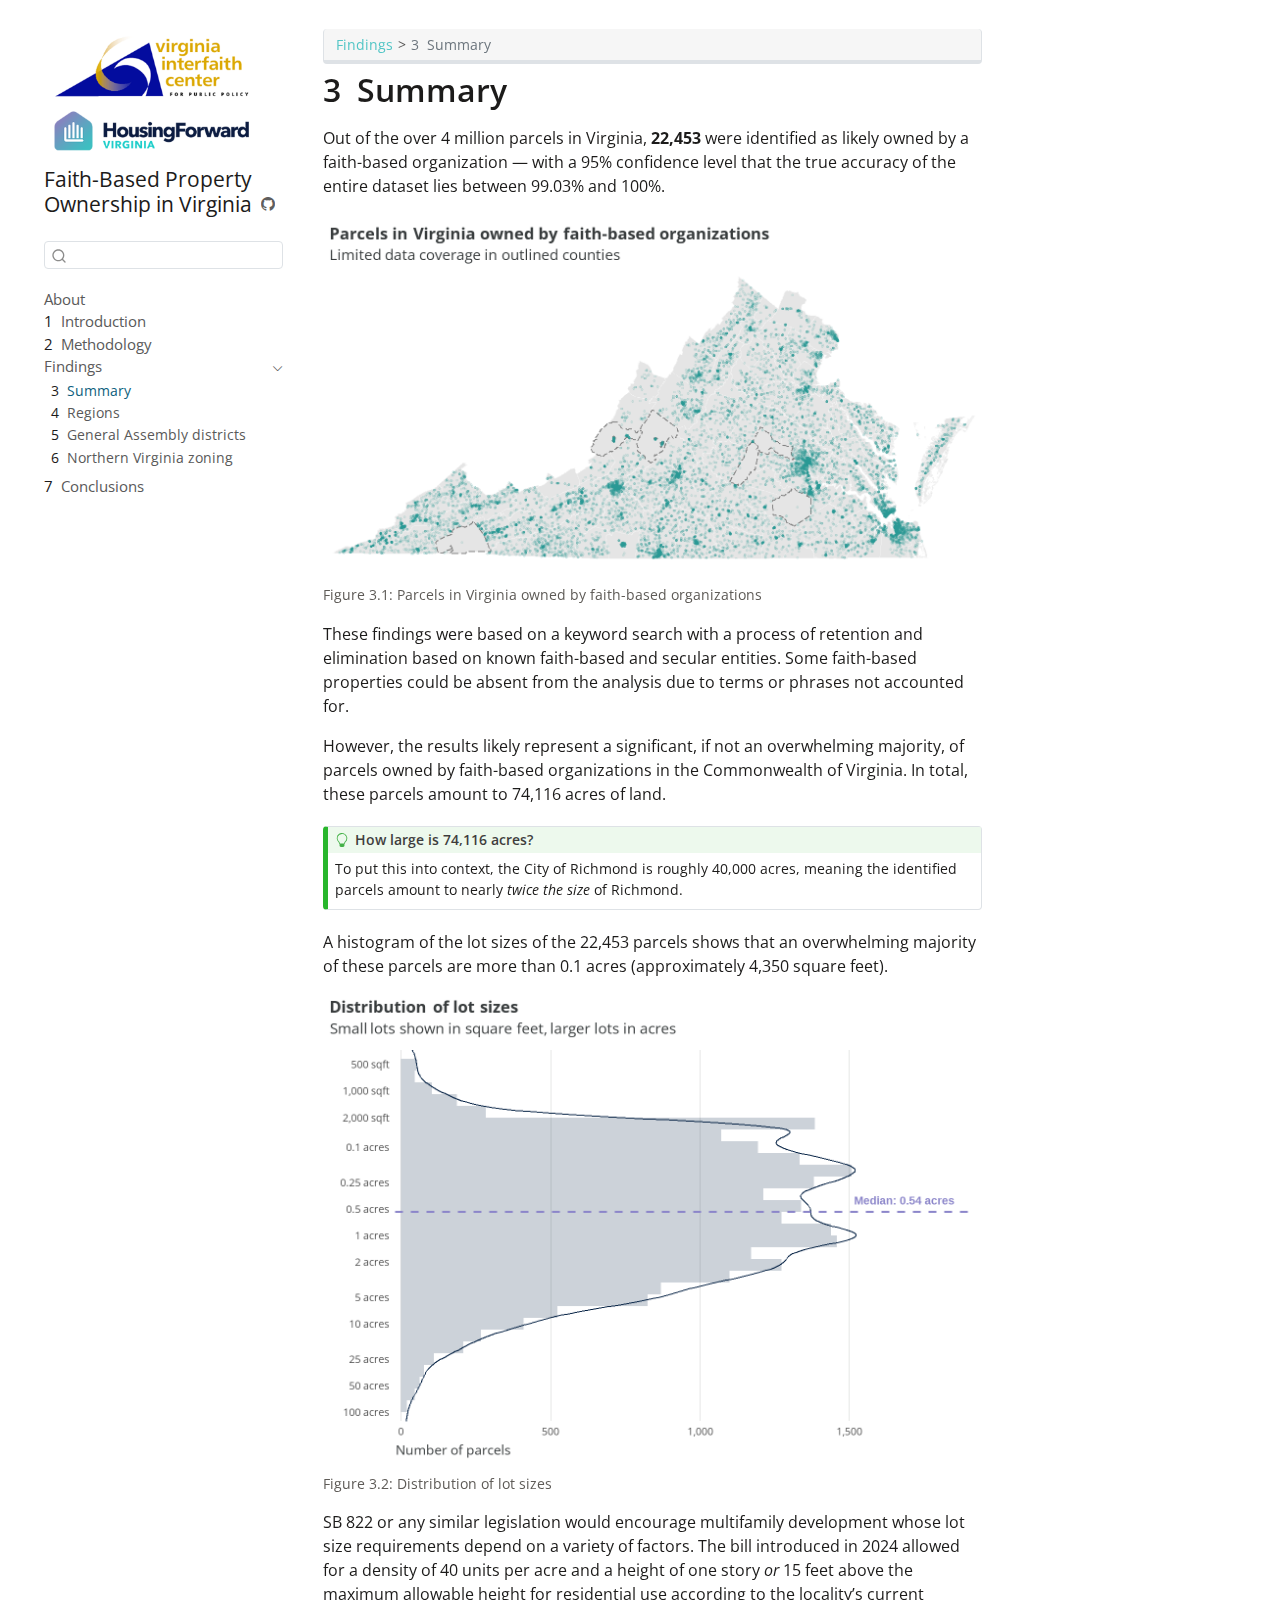
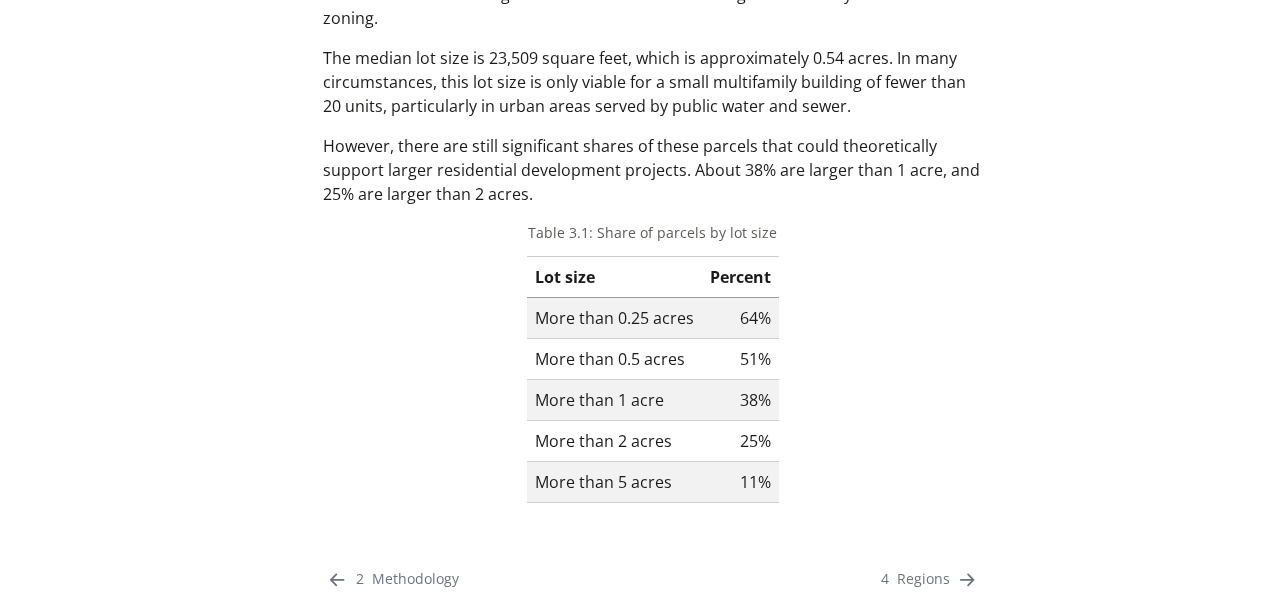
<file: docs/findings-summary.html>
<!DOCTYPE html>
<html xmlns="http://www.w3.org/1999/xhtml" lang="en" xml:lang="en"><head>

<meta charset="utf-8">
<meta name="generator" content="quarto-1.5.57">

<meta name="viewport" content="width=device-width, initial-scale=1.0, user-scalable=yes">


<title>3&nbsp; Summary – Faith-Based Property Ownership in Virginia</title>
<style>
code{white-space: pre-wrap;}
span.smallcaps{font-variant: small-caps;}
div.columns{display: flex; gap: min(4vw, 1.5em);}
div.column{flex: auto; overflow-x: auto;}
div.hanging-indent{margin-left: 1.5em; text-indent: -1.5em;}
ul.task-list{list-style: none;}
ul.task-list li input[type="checkbox"] {
  width: 0.8em;
  margin: 0 0.8em 0.2em -1em; /* quarto-specific, see https://github.com/quarto-dev/quarto-cli/issues/4556 */ 
  vertical-align: middle;
}
</style>


<script src="site_libs/quarto-nav/quarto-nav.js"></script>
<script src="site_libs/quarto-nav/headroom.min.js"></script>
<script src="site_libs/clipboard/clipboard.min.js"></script>
<script src="site_libs/quarto-search/autocomplete.umd.js"></script>
<script src="site_libs/quarto-search/fuse.min.js"></script>
<script src="site_libs/quarto-search/quarto-search.js"></script>
<meta name="quarto:offset" content="./">
<link href="./findings-pdc.html" rel="next">
<link href="./methods.html" rel="prev">
<script src="site_libs/quarto-html/quarto.js"></script>
<script src="site_libs/quarto-html/popper.min.js"></script>
<script src="site_libs/quarto-html/tippy.umd.min.js"></script>
<script src="site_libs/quarto-html/anchor.min.js"></script>
<link href="site_libs/quarto-html/tippy.css" rel="stylesheet">
<link href="site_libs/quarto-html/quarto-syntax-highlighting.css" rel="stylesheet" id="quarto-text-highlighting-styles">
<script src="site_libs/bootstrap/bootstrap.min.js"></script>
<link href="site_libs/bootstrap/bootstrap-icons.css" rel="stylesheet">
<link href="site_libs/bootstrap/bootstrap.min.css" rel="stylesheet" id="quarto-bootstrap" data-mode="light">
<script id="quarto-search-options" type="application/json">{
  "location": "sidebar",
  "copy-button": false,
  "collapse-after": 3,
  "panel-placement": "start",
  "type": "textbox",
  "limit": 50,
  "keyboard-shortcut": [
    "f",
    "/",
    "s"
  ],
  "show-item-context": false,
  "language": {
    "search-no-results-text": "No results",
    "search-matching-documents-text": "matching documents",
    "search-copy-link-title": "Copy link to search",
    "search-hide-matches-text": "Hide additional matches",
    "search-more-match-text": "more match in this document",
    "search-more-matches-text": "more matches in this document",
    "search-clear-button-title": "Clear",
    "search-text-placeholder": "",
    "search-detached-cancel-button-title": "Cancel",
    "search-submit-button-title": "Submit",
    "search-label": "Search"
  }
}</script>
<script src="site_libs/kePrint-0.0.1/kePrint.js"></script>

<link href="site_libs/lightable-0.0.1/lightable.css" rel="stylesheet">



</head>

<body class="nav-sidebar floating">

<div id="quarto-search-results"></div>
  <header id="quarto-header" class="headroom fixed-top">
  <nav class="quarto-secondary-nav">
    <div class="container-fluid d-flex">
      <button type="button" class="quarto-btn-toggle btn" data-bs-toggle="collapse" role="button" data-bs-target=".quarto-sidebar-collapse-item" aria-controls="quarto-sidebar" aria-expanded="false" aria-label="Toggle sidebar navigation" onclick="if (window.quartoToggleHeadroom) { window.quartoToggleHeadroom(); }">
        <i class="bi bi-layout-text-sidebar-reverse"></i>
      </button>
        <nav class="quarto-page-breadcrumbs" aria-label="breadcrumb"><ol class="breadcrumb"><li class="breadcrumb-item"><a href="./findings-summary.html">Findings</a></li><li class="breadcrumb-item"><a href="./findings-summary.html"><span class="chapter-number">3</span>&nbsp; <span class="chapter-title">Summary</span></a></li></ol></nav>
        <a class="flex-grow-1" role="navigation" data-bs-toggle="collapse" data-bs-target=".quarto-sidebar-collapse-item" aria-controls="quarto-sidebar" aria-expanded="false" aria-label="Toggle sidebar navigation" onclick="if (window.quartoToggleHeadroom) { window.quartoToggleHeadroom(); }">      
        </a>
      <button type="button" class="btn quarto-search-button" aria-label="Search" onclick="window.quartoOpenSearch();">
        <i class="bi bi-search"></i>
      </button>
    </div>
  </nav>
</header>
<!-- content -->
<div id="quarto-content" class="quarto-container page-columns page-rows-contents page-layout-article">
<!-- sidebar -->
  <nav id="quarto-sidebar" class="sidebar collapse collapse-horizontal quarto-sidebar-collapse-item sidebar-navigation floating overflow-auto">
    <div class="pt-lg-2 mt-2 text-left sidebar-header sidebar-header-stacked">
      <a href="./index.html" class="sidebar-logo-link">
      <img src="./img/vif_hfv.png" alt="" class="sidebar-logo py-0 d-lg-inline d-none">
      </a>
    <div class="sidebar-title mb-0 py-0">
      <a href="./">Faith-Based Property Ownership in Virginia</a> 
        <div class="sidebar-tools-main">
    <a href="https://github.com/housingforwardva/yigby" title="Source Code" class="quarto-navigation-tool px-1" aria-label="Source Code"><i class="bi bi-github"></i></a>
</div>
    </div>
      </div>
        <div class="mt-2 flex-shrink-0 align-items-center">
        <div class="sidebar-search">
        <div id="quarto-search" class="" title="Search"></div>
        </div>
        </div>
    <div class="sidebar-menu-container"> 
    <ul class="list-unstyled mt-1">
        <li class="sidebar-item">
  <div class="sidebar-item-container"> 
  <a href="./index.html" class="sidebar-item-text sidebar-link">
 <span class="menu-text">About</span></a>
  </div>
</li>
        <li class="sidebar-item">
  <div class="sidebar-item-container"> 
  <a href="./intro.html" class="sidebar-item-text sidebar-link">
 <span class="menu-text"><span class="chapter-number">1</span>&nbsp; <span class="chapter-title">Introduction</span></span></a>
  </div>
</li>
        <li class="sidebar-item">
  <div class="sidebar-item-container"> 
  <a href="./methods.html" class="sidebar-item-text sidebar-link">
 <span class="menu-text"><span class="chapter-number">2</span>&nbsp; <span class="chapter-title">Methodology</span></span></a>
  </div>
</li>
        <li class="sidebar-item sidebar-item-section">
      <div class="sidebar-item-container"> 
            <a class="sidebar-item-text sidebar-link text-start" data-bs-toggle="collapse" data-bs-target="#quarto-sidebar-section-1" role="navigation" aria-expanded="true">
 <span class="menu-text">Findings</span></a>
          <a class="sidebar-item-toggle text-start" data-bs-toggle="collapse" data-bs-target="#quarto-sidebar-section-1" role="navigation" aria-expanded="true" aria-label="Toggle section">
            <i class="bi bi-chevron-right ms-2"></i>
          </a> 
      </div>
      <ul id="quarto-sidebar-section-1" class="collapse list-unstyled sidebar-section depth1 show">  
          <li class="sidebar-item">
  <div class="sidebar-item-container"> 
  <a href="./findings-summary.html" class="sidebar-item-text sidebar-link active">
 <span class="menu-text"><span class="chapter-number">3</span>&nbsp; <span class="chapter-title">Summary</span></span></a>
  </div>
</li>
          <li class="sidebar-item">
  <div class="sidebar-item-container"> 
  <a href="./findings-pdc.html" class="sidebar-item-text sidebar-link">
 <span class="menu-text"><span class="chapter-number">4</span>&nbsp; <span class="chapter-title">Regions</span></span></a>
  </div>
</li>
          <li class="sidebar-item">
  <div class="sidebar-item-container"> 
  <a href="./findings-ga.html" class="sidebar-item-text sidebar-link">
 <span class="menu-text"><span class="chapter-number">5</span>&nbsp; <span class="chapter-title">General Assembly districts</span></span></a>
  </div>
</li>
          <li class="sidebar-item">
  <div class="sidebar-item-container"> 
  <a href="./findings-nova.html" class="sidebar-item-text sidebar-link">
 <span class="menu-text"><span class="chapter-number">6</span>&nbsp; <span class="chapter-title">Northern Virginia zoning</span></span></a>
  </div>
</li>
      </ul>
  </li>
        <li class="sidebar-item">
  <div class="sidebar-item-container"> 
  <a href="./conclusions.html" class="sidebar-item-text sidebar-link">
 <span class="menu-text"><span class="chapter-number">7</span>&nbsp; <span class="chapter-title">Conclusions</span></span></a>
  </div>
</li>
    </ul>
    </div>
</nav>
<div id="quarto-sidebar-glass" class="quarto-sidebar-collapse-item" data-bs-toggle="collapse" data-bs-target=".quarto-sidebar-collapse-item"></div>
<!-- margin-sidebar -->
    <div id="quarto-margin-sidebar" class="sidebar margin-sidebar zindex-bottom">
        
    </div>
<!-- main -->
<main class="content" id="quarto-document-content">

<header id="title-block-header" class="quarto-title-block default"><nav class="quarto-page-breadcrumbs quarto-title-breadcrumbs d-none d-lg-block" aria-label="breadcrumb"><ol class="breadcrumb"><li class="breadcrumb-item"><a href="./findings-summary.html">Findings</a></li><li class="breadcrumb-item"><a href="./findings-summary.html"><span class="chapter-number">3</span>&nbsp; <span class="chapter-title">Summary</span></a></li></ol></nav>
<div class="quarto-title">
<h1 class="title"><span class="chapter-number">3</span>&nbsp; <span class="chapter-title">Summary</span></h1>
</div>



<div class="quarto-title-meta">

    
  
    
  </div>
  


</header>


<p>Out of the over 4 million parcels in Virginia, <strong>22,453</strong> were identified as likely owned by a faith-based organization — with a 95% confidence level that the true accuracy of the entire dataset lies between 99.03% and 100%.</p>
<div class="cell">
<div class="cell-output-display">
<div id="fig-map" class="quarto-float quarto-figure quarto-figure-center anchored">
<figure class="quarto-float quarto-float-fig figure">
<div aria-describedby="fig-map-caption-0ceaefa1-69ba-4598-a22c-09a6ac19f8ca">
<img src="findings-summary_files/figure-html/fig-map-1.png" class="img-fluid figure-img" width="672">
</div>
<figcaption class="quarto-float-caption-bottom quarto-float-caption quarto-float-fig" id="fig-map-caption-0ceaefa1-69ba-4598-a22c-09a6ac19f8ca">
Figure&nbsp;3.1: Parcels in Virginia owned by faith-based organizations
</figcaption>
</figure>
</div>
</div>
</div>
<p>These findings were based on a keyword search with a process of retention and elimination based on known faith-based and secular entities. Some faith-based properties could be absent from the analysis due to terms or phrases not accounted for.</p>
<p>However, the results likely represent a significant, if not an overwhelming majority, of parcels owned by faith-based organizations in the Commonwealth of Virginia. In total, these parcels amount to 74,116 acres of land.</p>
<div class="callout callout-style-default callout-tip callout-titled">
<div class="callout-header d-flex align-content-center">
<div class="callout-icon-container">
<i class="callout-icon"></i>
</div>
<div class="callout-title-container flex-fill">
How large is 74,116 acres?
</div>
</div>
<div class="callout-body-container callout-body">
<p>To put this into context, the City of Richmond is roughly 40,000 acres, meaning the identified parcels amount to nearly <em>twice the size</em> of Richmond.</p>
</div>
</div>
<p>A histogram of the lot sizes of the 22,453 parcels shows that an overwhelming majority of these parcels are more than 0.1 acres (approximately 4,350 square feet).</p>
<div class="cell">
<div class="cell-output-display">
<div id="fig-lots" class="quarto-float quarto-figure quarto-figure-center anchored">
<figure class="quarto-float quarto-float-fig figure">
<div aria-describedby="fig-lots-caption-0ceaefa1-69ba-4598-a22c-09a6ac19f8ca">
<img src="findings-summary_files/figure-html/fig-lots-1.png" class="img-fluid figure-img" width="672">
</div>
<figcaption class="quarto-float-caption-bottom quarto-float-caption quarto-float-fig" id="fig-lots-caption-0ceaefa1-69ba-4598-a22c-09a6ac19f8ca">
Figure&nbsp;3.2: Distribution of lot sizes
</figcaption>
</figure>
</div>
</div>
</div>
<p>SB 822 or any similar legislation would encourage multifamily development whose lot size requirements depend on a variety of factors. The bill introduced in 2024 allowed for a density of 40 units per acre and a height of one story <em>or</em> 15 feet above the maximum allowable height for residential use according to the locality’s current zoning.</p>
<p>The median lot size is 23,509 square feet, which is approximately 0.54 acres. In many circumstances, this lot size is only viable for a small multifamily building of fewer than 20 units, particularly in urban areas served by public water and sewer.</p>
<p>However, there are still significant shares of these parcels that could theoretically support larger residential development projects. About 38% are larger than 1 acre, and 25% are larger than 2 acres.</p>
<div class="cell">
<div id="tbl-lot-sum" class="cell quarto-float quarto-figure quarto-figure-center anchored">
<figure class="quarto-float quarto-float-tbl figure">
<figcaption class="quarto-float-caption-top quarto-float-caption quarto-float-tbl" id="tbl-lot-sum-caption-0ceaefa1-69ba-4598-a22c-09a6ac19f8ca">
Table&nbsp;3.1: Share of parcels by lot size
</figcaption>
<div aria-describedby="tbl-lot-sum-caption-0ceaefa1-69ba-4598-a22c-09a6ac19f8ca">
<div class="cell-output-display">
<table class="table table-striped" style="width: auto !important; margin-left: auto; margin-right: auto;">
 <thead>
  <tr>
   <th style="text-align:left;"> Lot size </th>
   <th style="text-align:right;"> Percent </th>
  </tr>
 </thead>
<tbody>
  <tr>
   <td style="text-align:left;"> More than 0.25 acres </td>
   <td style="text-align:right;"> 64% </td>
  </tr>
  <tr>
   <td style="text-align:left;"> More than 0.5 acres </td>
   <td style="text-align:right;"> 51% </td>
  </tr>
  <tr>
   <td style="text-align:left;"> More than 1 acre </td>
   <td style="text-align:right;"> 38% </td>
  </tr>
  <tr>
   <td style="text-align:left;"> More than 2 acres </td>
   <td style="text-align:right;"> 25% </td>
  </tr>
  <tr>
   <td style="text-align:left;"> More than 5 acres </td>
   <td style="text-align:right;"> 11% </td>
  </tr>
</tbody>
</table>

</div>
</div>
</figure>
</div>
</div>



</main> <!-- /main -->
<script id="quarto-html-after-body" type="application/javascript">
window.document.addEventListener("DOMContentLoaded", function (event) {
  const toggleBodyColorMode = (bsSheetEl) => {
    const mode = bsSheetEl.getAttribute("data-mode");
    const bodyEl = window.document.querySelector("body");
    if (mode === "dark") {
      bodyEl.classList.add("quarto-dark");
      bodyEl.classList.remove("quarto-light");
    } else {
      bodyEl.classList.add("quarto-light");
      bodyEl.classList.remove("quarto-dark");
    }
  }
  const toggleBodyColorPrimary = () => {
    const bsSheetEl = window.document.querySelector("link#quarto-bootstrap");
    if (bsSheetEl) {
      toggleBodyColorMode(bsSheetEl);
    }
  }
  toggleBodyColorPrimary();  
  const icon = "";
  const anchorJS = new window.AnchorJS();
  anchorJS.options = {
    placement: 'right',
    icon: icon
  };
  anchorJS.add('.anchored');
  const isCodeAnnotation = (el) => {
    for (const clz of el.classList) {
      if (clz.startsWith('code-annotation-')) {                     
        return true;
      }
    }
    return false;
  }
  const onCopySuccess = function(e) {
    // button target
    const button = e.trigger;
    // don't keep focus
    button.blur();
    // flash "checked"
    button.classList.add('code-copy-button-checked');
    var currentTitle = button.getAttribute("title");
    button.setAttribute("title", "Copied!");
    let tooltip;
    if (window.bootstrap) {
      button.setAttribute("data-bs-toggle", "tooltip");
      button.setAttribute("data-bs-placement", "left");
      button.setAttribute("data-bs-title", "Copied!");
      tooltip = new bootstrap.Tooltip(button, 
        { trigger: "manual", 
          customClass: "code-copy-button-tooltip",
          offset: [0, -8]});
      tooltip.show();    
    }
    setTimeout(function() {
      if (tooltip) {
        tooltip.hide();
        button.removeAttribute("data-bs-title");
        button.removeAttribute("data-bs-toggle");
        button.removeAttribute("data-bs-placement");
      }
      button.setAttribute("title", currentTitle);
      button.classList.remove('code-copy-button-checked');
    }, 1000);
    // clear code selection
    e.clearSelection();
  }
  const getTextToCopy = function(trigger) {
      const codeEl = trigger.previousElementSibling.cloneNode(true);
      for (const childEl of codeEl.children) {
        if (isCodeAnnotation(childEl)) {
          childEl.remove();
        }
      }
      return codeEl.innerText;
  }
  const clipboard = new window.ClipboardJS('.code-copy-button:not([data-in-quarto-modal])', {
    text: getTextToCopy
  });
  clipboard.on('success', onCopySuccess);
  if (window.document.getElementById('quarto-embedded-source-code-modal')) {
    // For code content inside modals, clipBoardJS needs to be initialized with a container option
    // TODO: Check when it could be a function (https://github.com/zenorocha/clipboard.js/issues/860)
    const clipboardModal = new window.ClipboardJS('.code-copy-button[data-in-quarto-modal]', {
      text: getTextToCopy,
      container: window.document.getElementById('quarto-embedded-source-code-modal')
    });
    clipboardModal.on('success', onCopySuccess);
  }
    var localhostRegex = new RegExp(/^(?:http|https):\/\/localhost\:?[0-9]*\//);
    var mailtoRegex = new RegExp(/^mailto:/);
      var filterRegex = new RegExp('/' + window.location.host + '/');
    var isInternal = (href) => {
        return filterRegex.test(href) || localhostRegex.test(href) || mailtoRegex.test(href);
    }
    // Inspect non-navigation links and adorn them if external
 	var links = window.document.querySelectorAll('a[href]:not(.nav-link):not(.navbar-brand):not(.toc-action):not(.sidebar-link):not(.sidebar-item-toggle):not(.pagination-link):not(.no-external):not([aria-hidden]):not(.dropdown-item):not(.quarto-navigation-tool):not(.about-link)');
    for (var i=0; i<links.length; i++) {
      const link = links[i];
      if (!isInternal(link.href)) {
        // undo the damage that might have been done by quarto-nav.js in the case of
        // links that we want to consider external
        if (link.dataset.originalHref !== undefined) {
          link.href = link.dataset.originalHref;
        }
      }
    }
  function tippyHover(el, contentFn, onTriggerFn, onUntriggerFn) {
    const config = {
      allowHTML: true,
      maxWidth: 500,
      delay: 100,
      arrow: false,
      appendTo: function(el) {
          return el.parentElement;
      },
      interactive: true,
      interactiveBorder: 10,
      theme: 'quarto',
      placement: 'bottom-start',
    };
    if (contentFn) {
      config.content = contentFn;
    }
    if (onTriggerFn) {
      config.onTrigger = onTriggerFn;
    }
    if (onUntriggerFn) {
      config.onUntrigger = onUntriggerFn;
    }
    window.tippy(el, config); 
  }
  const noterefs = window.document.querySelectorAll('a[role="doc-noteref"]');
  for (var i=0; i<noterefs.length; i++) {
    const ref = noterefs[i];
    tippyHover(ref, function() {
      // use id or data attribute instead here
      let href = ref.getAttribute('data-footnote-href') || ref.getAttribute('href');
      try { href = new URL(href).hash; } catch {}
      const id = href.replace(/^#\/?/, "");
      const note = window.document.getElementById(id);
      if (note) {
        return note.innerHTML;
      } else {
        return "";
      }
    });
  }
  const xrefs = window.document.querySelectorAll('a.quarto-xref');
  const processXRef = (id, note) => {
    // Strip column container classes
    const stripColumnClz = (el) => {
      el.classList.remove("page-full", "page-columns");
      if (el.children) {
        for (const child of el.children) {
          stripColumnClz(child);
        }
      }
    }
    stripColumnClz(note)
    if (id === null || id.startsWith('sec-')) {
      // Special case sections, only their first couple elements
      const container = document.createElement("div");
      if (note.children && note.children.length > 2) {
        container.appendChild(note.children[0].cloneNode(true));
        for (let i = 1; i < note.children.length; i++) {
          const child = note.children[i];
          if (child.tagName === "P" && child.innerText === "") {
            continue;
          } else {
            container.appendChild(child.cloneNode(true));
            break;
          }
        }
        if (window.Quarto?.typesetMath) {
          window.Quarto.typesetMath(container);
        }
        return container.innerHTML
      } else {
        if (window.Quarto?.typesetMath) {
          window.Quarto.typesetMath(note);
        }
        return note.innerHTML;
      }
    } else {
      // Remove any anchor links if they are present
      const anchorLink = note.querySelector('a.anchorjs-link');
      if (anchorLink) {
        anchorLink.remove();
      }
      if (window.Quarto?.typesetMath) {
        window.Quarto.typesetMath(note);
      }
      // TODO in 1.5, we should make sure this works without a callout special case
      if (note.classList.contains("callout")) {
        return note.outerHTML;
      } else {
        return note.innerHTML;
      }
    }
  }
  for (var i=0; i<xrefs.length; i++) {
    const xref = xrefs[i];
    tippyHover(xref, undefined, function(instance) {
      instance.disable();
      let url = xref.getAttribute('href');
      let hash = undefined; 
      if (url.startsWith('#')) {
        hash = url;
      } else {
        try { hash = new URL(url).hash; } catch {}
      }
      if (hash) {
        const id = hash.replace(/^#\/?/, "");
        const note = window.document.getElementById(id);
        if (note !== null) {
          try {
            const html = processXRef(id, note.cloneNode(true));
            instance.setContent(html);
          } finally {
            instance.enable();
            instance.show();
          }
        } else {
          // See if we can fetch this
          fetch(url.split('#')[0])
          .then(res => res.text())
          .then(html => {
            const parser = new DOMParser();
            const htmlDoc = parser.parseFromString(html, "text/html");
            const note = htmlDoc.getElementById(id);
            if (note !== null) {
              const html = processXRef(id, note);
              instance.setContent(html);
            } 
          }).finally(() => {
            instance.enable();
            instance.show();
          });
        }
      } else {
        // See if we can fetch a full url (with no hash to target)
        // This is a special case and we should probably do some content thinning / targeting
        fetch(url)
        .then(res => res.text())
        .then(html => {
          const parser = new DOMParser();
          const htmlDoc = parser.parseFromString(html, "text/html");
          const note = htmlDoc.querySelector('main.content');
          if (note !== null) {
            // This should only happen for chapter cross references
            // (since there is no id in the URL)
            // remove the first header
            if (note.children.length > 0 && note.children[0].tagName === "HEADER") {
              note.children[0].remove();
            }
            const html = processXRef(null, note);
            instance.setContent(html);
          } 
        }).finally(() => {
          instance.enable();
          instance.show();
        });
      }
    }, function(instance) {
    });
  }
      let selectedAnnoteEl;
      const selectorForAnnotation = ( cell, annotation) => {
        let cellAttr = 'data-code-cell="' + cell + '"';
        let lineAttr = 'data-code-annotation="' +  annotation + '"';
        const selector = 'span[' + cellAttr + '][' + lineAttr + ']';
        return selector;
      }
      const selectCodeLines = (annoteEl) => {
        const doc = window.document;
        const targetCell = annoteEl.getAttribute("data-target-cell");
        const targetAnnotation = annoteEl.getAttribute("data-target-annotation");
        const annoteSpan = window.document.querySelector(selectorForAnnotation(targetCell, targetAnnotation));
        const lines = annoteSpan.getAttribute("data-code-lines").split(",");
        const lineIds = lines.map((line) => {
          return targetCell + "-" + line;
        })
        let top = null;
        let height = null;
        let parent = null;
        if (lineIds.length > 0) {
            //compute the position of the single el (top and bottom and make a div)
            const el = window.document.getElementById(lineIds[0]);
            top = el.offsetTop;
            height = el.offsetHeight;
            parent = el.parentElement.parentElement;
          if (lineIds.length > 1) {
            const lastEl = window.document.getElementById(lineIds[lineIds.length - 1]);
            const bottom = lastEl.offsetTop + lastEl.offsetHeight;
            height = bottom - top;
          }
          if (top !== null && height !== null && parent !== null) {
            // cook up a div (if necessary) and position it 
            let div = window.document.getElementById("code-annotation-line-highlight");
            if (div === null) {
              div = window.document.createElement("div");
              div.setAttribute("id", "code-annotation-line-highlight");
              div.style.position = 'absolute';
              parent.appendChild(div);
            }
            div.style.top = top - 2 + "px";
            div.style.height = height + 4 + "px";
            div.style.left = 0;
            let gutterDiv = window.document.getElementById("code-annotation-line-highlight-gutter");
            if (gutterDiv === null) {
              gutterDiv = window.document.createElement("div");
              gutterDiv.setAttribute("id", "code-annotation-line-highlight-gutter");
              gutterDiv.style.position = 'absolute';
              const codeCell = window.document.getElementById(targetCell);
              const gutter = codeCell.querySelector('.code-annotation-gutter');
              gutter.appendChild(gutterDiv);
            }
            gutterDiv.style.top = top - 2 + "px";
            gutterDiv.style.height = height + 4 + "px";
          }
          selectedAnnoteEl = annoteEl;
        }
      };
      const unselectCodeLines = () => {
        const elementsIds = ["code-annotation-line-highlight", "code-annotation-line-highlight-gutter"];
        elementsIds.forEach((elId) => {
          const div = window.document.getElementById(elId);
          if (div) {
            div.remove();
          }
        });
        selectedAnnoteEl = undefined;
      };
        // Handle positioning of the toggle
    window.addEventListener(
      "resize",
      throttle(() => {
        elRect = undefined;
        if (selectedAnnoteEl) {
          selectCodeLines(selectedAnnoteEl);
        }
      }, 10)
    );
    function throttle(fn, ms) {
    let throttle = false;
    let timer;
      return (...args) => {
        if(!throttle) { // first call gets through
            fn.apply(this, args);
            throttle = true;
        } else { // all the others get throttled
            if(timer) clearTimeout(timer); // cancel #2
            timer = setTimeout(() => {
              fn.apply(this, args);
              timer = throttle = false;
            }, ms);
        }
      };
    }
      // Attach click handler to the DT
      const annoteDls = window.document.querySelectorAll('dt[data-target-cell]');
      for (const annoteDlNode of annoteDls) {
        annoteDlNode.addEventListener('click', (event) => {
          const clickedEl = event.target;
          if (clickedEl !== selectedAnnoteEl) {
            unselectCodeLines();
            const activeEl = window.document.querySelector('dt[data-target-cell].code-annotation-active');
            if (activeEl) {
              activeEl.classList.remove('code-annotation-active');
            }
            selectCodeLines(clickedEl);
            clickedEl.classList.add('code-annotation-active');
          } else {
            // Unselect the line
            unselectCodeLines();
            clickedEl.classList.remove('code-annotation-active');
          }
        });
      }
  const findCites = (el) => {
    const parentEl = el.parentElement;
    if (parentEl) {
      const cites = parentEl.dataset.cites;
      if (cites) {
        return {
          el,
          cites: cites.split(' ')
        };
      } else {
        return findCites(el.parentElement)
      }
    } else {
      return undefined;
    }
  };
  var bibliorefs = window.document.querySelectorAll('a[role="doc-biblioref"]');
  for (var i=0; i<bibliorefs.length; i++) {
    const ref = bibliorefs[i];
    const citeInfo = findCites(ref);
    if (citeInfo) {
      tippyHover(citeInfo.el, function() {
        var popup = window.document.createElement('div');
        citeInfo.cites.forEach(function(cite) {
          var citeDiv = window.document.createElement('div');
          citeDiv.classList.add('hanging-indent');
          citeDiv.classList.add('csl-entry');
          var biblioDiv = window.document.getElementById('ref-' + cite);
          if (biblioDiv) {
            citeDiv.innerHTML = biblioDiv.innerHTML;
          }
          popup.appendChild(citeDiv);
        });
        return popup.innerHTML;
      });
    }
  }
});
</script>
<nav class="page-navigation">
  <div class="nav-page nav-page-previous">
      <a href="./methods.html" class="pagination-link" aria-label="Methodology">
        <i class="bi bi-arrow-left-short"></i> <span class="nav-page-text"><span class="chapter-number">2</span>&nbsp; <span class="chapter-title">Methodology</span></span>
      </a>          
  </div>
  <div class="nav-page nav-page-next">
      <a href="./findings-pdc.html" class="pagination-link" aria-label="Regions">
        <span class="nav-page-text"><span class="chapter-number">4</span>&nbsp; <span class="chapter-title">Regions</span></span> <i class="bi bi-arrow-right-short"></i>
      </a>
  </div>
</nav>
</div> <!-- /content -->




</body></html>
</file>
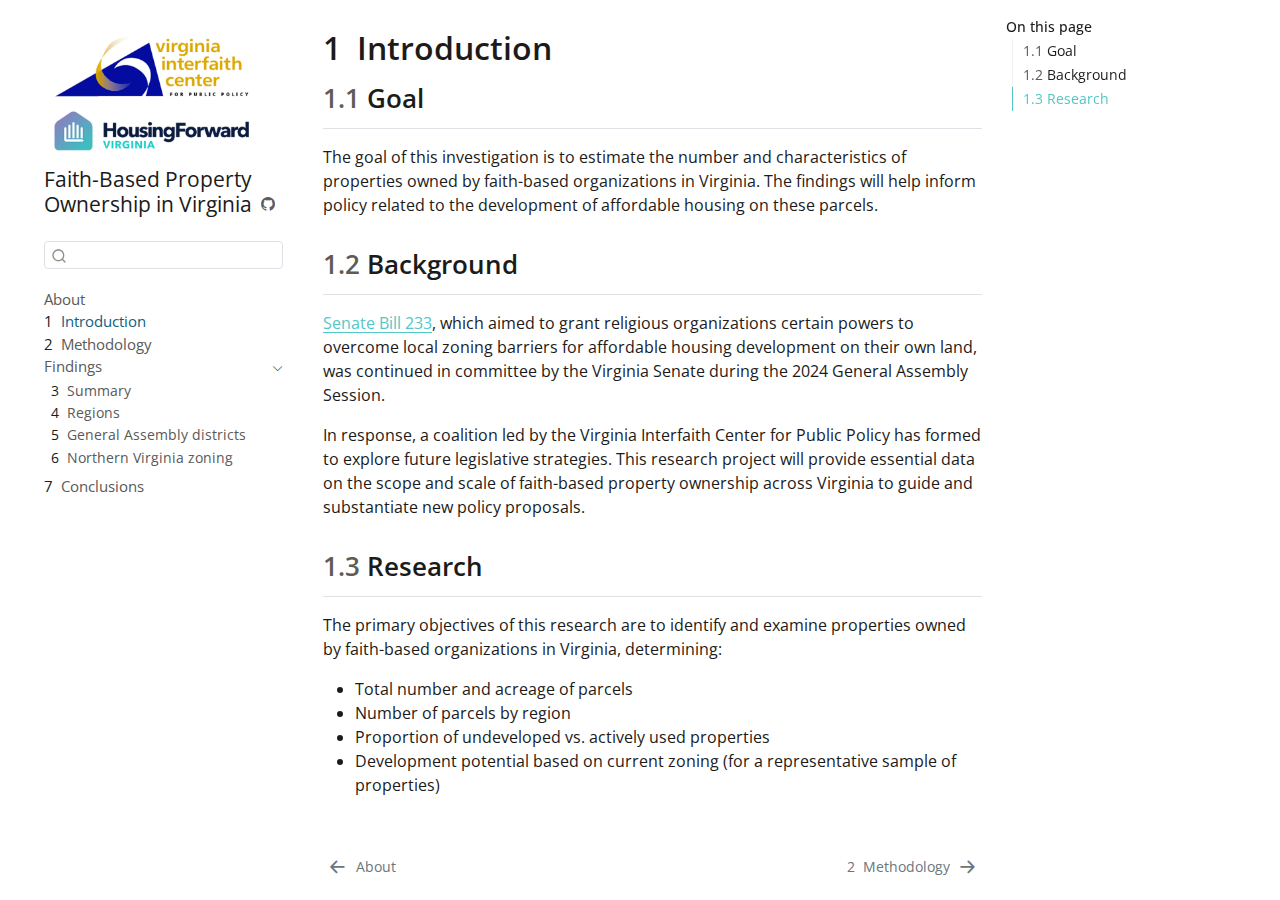
<file: docs/intro.html>
<!DOCTYPE html>
<html xmlns="http://www.w3.org/1999/xhtml" lang="en" xml:lang="en"><head>

<meta charset="utf-8">
<meta name="generator" content="quarto-1.5.57">

<meta name="viewport" content="width=device-width, initial-scale=1.0, user-scalable=yes">


<title>1&nbsp; Introduction – Faith-Based Property Ownership in Virginia</title>
<style>
code{white-space: pre-wrap;}
span.smallcaps{font-variant: small-caps;}
div.columns{display: flex; gap: min(4vw, 1.5em);}
div.column{flex: auto; overflow-x: auto;}
div.hanging-indent{margin-left: 1.5em; text-indent: -1.5em;}
ul.task-list{list-style: none;}
ul.task-list li input[type="checkbox"] {
  width: 0.8em;
  margin: 0 0.8em 0.2em -1em; /* quarto-specific, see https://github.com/quarto-dev/quarto-cli/issues/4556 */ 
  vertical-align: middle;
}
</style>


<script src="site_libs/quarto-nav/quarto-nav.js"></script>
<script src="site_libs/quarto-nav/headroom.min.js"></script>
<script src="site_libs/clipboard/clipboard.min.js"></script>
<script src="site_libs/quarto-search/autocomplete.umd.js"></script>
<script src="site_libs/quarto-search/fuse.min.js"></script>
<script src="site_libs/quarto-search/quarto-search.js"></script>
<meta name="quarto:offset" content="./">
<link href="./methods.html" rel="next">
<link href="./index.html" rel="prev">
<script src="site_libs/quarto-html/quarto.js"></script>
<script src="site_libs/quarto-html/popper.min.js"></script>
<script src="site_libs/quarto-html/tippy.umd.min.js"></script>
<script src="site_libs/quarto-html/anchor.min.js"></script>
<link href="site_libs/quarto-html/tippy.css" rel="stylesheet">
<link href="site_libs/quarto-html/quarto-syntax-highlighting.css" rel="stylesheet" id="quarto-text-highlighting-styles">
<script src="site_libs/bootstrap/bootstrap.min.js"></script>
<link href="site_libs/bootstrap/bootstrap-icons.css" rel="stylesheet">
<link href="site_libs/bootstrap/bootstrap.min.css" rel="stylesheet" id="quarto-bootstrap" data-mode="light">
<script id="quarto-search-options" type="application/json">{
  "location": "sidebar",
  "copy-button": false,
  "collapse-after": 3,
  "panel-placement": "start",
  "type": "textbox",
  "limit": 50,
  "keyboard-shortcut": [
    "f",
    "/",
    "s"
  ],
  "show-item-context": false,
  "language": {
    "search-no-results-text": "No results",
    "search-matching-documents-text": "matching documents",
    "search-copy-link-title": "Copy link to search",
    "search-hide-matches-text": "Hide additional matches",
    "search-more-match-text": "more match in this document",
    "search-more-matches-text": "more matches in this document",
    "search-clear-button-title": "Clear",
    "search-text-placeholder": "",
    "search-detached-cancel-button-title": "Cancel",
    "search-submit-button-title": "Submit",
    "search-label": "Search"
  }
}</script>


</head>

<body class="nav-sidebar floating">

<div id="quarto-search-results"></div>
  <header id="quarto-header" class="headroom fixed-top">
  <nav class="quarto-secondary-nav">
    <div class="container-fluid d-flex">
      <button type="button" class="quarto-btn-toggle btn" data-bs-toggle="collapse" role="button" data-bs-target=".quarto-sidebar-collapse-item" aria-controls="quarto-sidebar" aria-expanded="false" aria-label="Toggle sidebar navigation" onclick="if (window.quartoToggleHeadroom) { window.quartoToggleHeadroom(); }">
        <i class="bi bi-layout-text-sidebar-reverse"></i>
      </button>
        <nav class="quarto-page-breadcrumbs" aria-label="breadcrumb"><ol class="breadcrumb"><li class="breadcrumb-item"><a href="./intro.html"><span class="chapter-number">1</span>&nbsp; <span class="chapter-title">Introduction</span></a></li></ol></nav>
        <a class="flex-grow-1" role="navigation" data-bs-toggle="collapse" data-bs-target=".quarto-sidebar-collapse-item" aria-controls="quarto-sidebar" aria-expanded="false" aria-label="Toggle sidebar navigation" onclick="if (window.quartoToggleHeadroom) { window.quartoToggleHeadroom(); }">      
        </a>
      <button type="button" class="btn quarto-search-button" aria-label="Search" onclick="window.quartoOpenSearch();">
        <i class="bi bi-search"></i>
      </button>
    </div>
  </nav>
</header>
<!-- content -->
<div id="quarto-content" class="quarto-container page-columns page-rows-contents page-layout-article">
<!-- sidebar -->
  <nav id="quarto-sidebar" class="sidebar collapse collapse-horizontal quarto-sidebar-collapse-item sidebar-navigation floating overflow-auto">
    <div class="pt-lg-2 mt-2 text-left sidebar-header sidebar-header-stacked">
      <a href="./index.html" class="sidebar-logo-link">
      <img src="./img/vif_hfv.png" alt="" class="sidebar-logo py-0 d-lg-inline d-none">
      </a>
    <div class="sidebar-title mb-0 py-0">
      <a href="./">Faith-Based Property Ownership in Virginia</a> 
        <div class="sidebar-tools-main">
    <a href="https://github.com/housingforwardva/yigby" title="Source Code" class="quarto-navigation-tool px-1" aria-label="Source Code"><i class="bi bi-github"></i></a>
</div>
    </div>
      </div>
        <div class="mt-2 flex-shrink-0 align-items-center">
        <div class="sidebar-search">
        <div id="quarto-search" class="" title="Search"></div>
        </div>
        </div>
    <div class="sidebar-menu-container"> 
    <ul class="list-unstyled mt-1">
        <li class="sidebar-item">
  <div class="sidebar-item-container"> 
  <a href="./index.html" class="sidebar-item-text sidebar-link">
 <span class="menu-text">About</span></a>
  </div>
</li>
        <li class="sidebar-item">
  <div class="sidebar-item-container"> 
  <a href="./intro.html" class="sidebar-item-text sidebar-link active">
 <span class="menu-text"><span class="chapter-number">1</span>&nbsp; <span class="chapter-title">Introduction</span></span></a>
  </div>
</li>
        <li class="sidebar-item">
  <div class="sidebar-item-container"> 
  <a href="./methods.html" class="sidebar-item-text sidebar-link">
 <span class="menu-text"><span class="chapter-number">2</span>&nbsp; <span class="chapter-title">Methodology</span></span></a>
  </div>
</li>
        <li class="sidebar-item sidebar-item-section">
      <div class="sidebar-item-container"> 
            <a class="sidebar-item-text sidebar-link text-start" data-bs-toggle="collapse" data-bs-target="#quarto-sidebar-section-1" role="navigation" aria-expanded="true">
 <span class="menu-text">Findings</span></a>
          <a class="sidebar-item-toggle text-start" data-bs-toggle="collapse" data-bs-target="#quarto-sidebar-section-1" role="navigation" aria-expanded="true" aria-label="Toggle section">
            <i class="bi bi-chevron-right ms-2"></i>
          </a> 
      </div>
      <ul id="quarto-sidebar-section-1" class="collapse list-unstyled sidebar-section depth1 show">  
          <li class="sidebar-item">
  <div class="sidebar-item-container"> 
  <a href="./findings-summary.html" class="sidebar-item-text sidebar-link">
 <span class="menu-text"><span class="chapter-number">3</span>&nbsp; <span class="chapter-title">Summary</span></span></a>
  </div>
</li>
          <li class="sidebar-item">
  <div class="sidebar-item-container"> 
  <a href="./findings-pdc.html" class="sidebar-item-text sidebar-link">
 <span class="menu-text"><span class="chapter-number">4</span>&nbsp; <span class="chapter-title">Regions</span></span></a>
  </div>
</li>
          <li class="sidebar-item">
  <div class="sidebar-item-container"> 
  <a href="./findings-ga.html" class="sidebar-item-text sidebar-link">
 <span class="menu-text"><span class="chapter-number">5</span>&nbsp; <span class="chapter-title">General Assembly districts</span></span></a>
  </div>
</li>
          <li class="sidebar-item">
  <div class="sidebar-item-container"> 
  <a href="./findings-nova.html" class="sidebar-item-text sidebar-link">
 <span class="menu-text"><span class="chapter-number">6</span>&nbsp; <span class="chapter-title">Northern Virginia zoning</span></span></a>
  </div>
</li>
      </ul>
  </li>
        <li class="sidebar-item">
  <div class="sidebar-item-container"> 
  <a href="./conclusions.html" class="sidebar-item-text sidebar-link">
 <span class="menu-text"><span class="chapter-number">7</span>&nbsp; <span class="chapter-title">Conclusions</span></span></a>
  </div>
</li>
    </ul>
    </div>
</nav>
<div id="quarto-sidebar-glass" class="quarto-sidebar-collapse-item" data-bs-toggle="collapse" data-bs-target=".quarto-sidebar-collapse-item"></div>
<!-- margin-sidebar -->
    <div id="quarto-margin-sidebar" class="sidebar margin-sidebar">
        <nav id="TOC" role="doc-toc" class="toc-active">
    <h2 id="toc-title">On this page</h2>
   
  <ul>
  <li><a href="#goal" id="toc-goal" class="nav-link active" data-scroll-target="#goal"><span class="header-section-number">1.1</span> Goal</a></li>
  <li><a href="#background" id="toc-background" class="nav-link" data-scroll-target="#background"><span class="header-section-number">1.2</span> Background</a></li>
  <li><a href="#research" id="toc-research" class="nav-link" data-scroll-target="#research"><span class="header-section-number">1.3</span> Research</a></li>
  </ul>
</nav>
    </div>
<!-- main -->
<main class="content" id="quarto-document-content">

<header id="title-block-header" class="quarto-title-block default">
<div class="quarto-title">
<h1 class="title"><span class="chapter-number">1</span>&nbsp; <span class="chapter-title">Introduction</span></h1>
</div>



<div class="quarto-title-meta">

    
  
    
  </div>
  


</header>


<section id="goal" class="level2" data-number="1.1">
<h2 data-number="1.1" class="anchored" data-anchor-id="goal"><span class="header-section-number">1.1</span> Goal</h2>
<p>The goal of this investigation is to estimate the number and characteristics of properties owned by faith-based organizations in Virginia. The findings will help inform policy related to the development of affordable housing on these parcels.</p>
</section>
<section id="background" class="level2" data-number="1.2">
<h2 data-number="1.2" class="anchored" data-anchor-id="background"><span class="header-section-number">1.2</span> Background</h2>
<p><a href="https://legacylis.virginia.gov/cgi-bin/legp604.exe?241+sum+SB233">Senate Bill 233</a>, which aimed to grant religious organizations certain powers to overcome local zoning barriers for affordable housing development on their own land, was continued in committee by the Virginia Senate during the 2024 General Assembly Session.</p>
<p>In response, a coalition led by the Virginia Interfaith Center for Public Policy has formed to explore future legislative strategies. This research project will provide essential data on the scope and scale of faith-based property ownership across Virginia to guide and substantiate new policy proposals.</p>
</section>
<section id="research" class="level2" data-number="1.3">
<h2 data-number="1.3" class="anchored" data-anchor-id="research"><span class="header-section-number">1.3</span> Research</h2>
<p>The primary objectives of this research are to identify and examine properties owned by faith-based organizations in Virginia, determining:</p>
<ul>
<li>Total number and acreage of parcels</li>
<li>Number of parcels by region</li>
<li>Proportion of undeveloped vs.&nbsp;actively used properties</li>
<li>Development potential based on current zoning (for a representative sample of properties)</li>
</ul>


</section>

</main> <!-- /main -->
<script id="quarto-html-after-body" type="application/javascript">
window.document.addEventListener("DOMContentLoaded", function (event) {
  const toggleBodyColorMode = (bsSheetEl) => {
    const mode = bsSheetEl.getAttribute("data-mode");
    const bodyEl = window.document.querySelector("body");
    if (mode === "dark") {
      bodyEl.classList.add("quarto-dark");
      bodyEl.classList.remove("quarto-light");
    } else {
      bodyEl.classList.add("quarto-light");
      bodyEl.classList.remove("quarto-dark");
    }
  }
  const toggleBodyColorPrimary = () => {
    const bsSheetEl = window.document.querySelector("link#quarto-bootstrap");
    if (bsSheetEl) {
      toggleBodyColorMode(bsSheetEl);
    }
  }
  toggleBodyColorPrimary();  
  const icon = "";
  const anchorJS = new window.AnchorJS();
  anchorJS.options = {
    placement: 'right',
    icon: icon
  };
  anchorJS.add('.anchored');
  const isCodeAnnotation = (el) => {
    for (const clz of el.classList) {
      if (clz.startsWith('code-annotation-')) {                     
        return true;
      }
    }
    return false;
  }
  const onCopySuccess = function(e) {
    // button target
    const button = e.trigger;
    // don't keep focus
    button.blur();
    // flash "checked"
    button.classList.add('code-copy-button-checked');
    var currentTitle = button.getAttribute("title");
    button.setAttribute("title", "Copied!");
    let tooltip;
    if (window.bootstrap) {
      button.setAttribute("data-bs-toggle", "tooltip");
      button.setAttribute("data-bs-placement", "left");
      button.setAttribute("data-bs-title", "Copied!");
      tooltip = new bootstrap.Tooltip(button, 
        { trigger: "manual", 
          customClass: "code-copy-button-tooltip",
          offset: [0, -8]});
      tooltip.show();    
    }
    setTimeout(function() {
      if (tooltip) {
        tooltip.hide();
        button.removeAttribute("data-bs-title");
        button.removeAttribute("data-bs-toggle");
        button.removeAttribute("data-bs-placement");
      }
      button.setAttribute("title", currentTitle);
      button.classList.remove('code-copy-button-checked');
    }, 1000);
    // clear code selection
    e.clearSelection();
  }
  const getTextToCopy = function(trigger) {
      const codeEl = trigger.previousElementSibling.cloneNode(true);
      for (const childEl of codeEl.children) {
        if (isCodeAnnotation(childEl)) {
          childEl.remove();
        }
      }
      return codeEl.innerText;
  }
  const clipboard = new window.ClipboardJS('.code-copy-button:not([data-in-quarto-modal])', {
    text: getTextToCopy
  });
  clipboard.on('success', onCopySuccess);
  if (window.document.getElementById('quarto-embedded-source-code-modal')) {
    // For code content inside modals, clipBoardJS needs to be initialized with a container option
    // TODO: Check when it could be a function (https://github.com/zenorocha/clipboard.js/issues/860)
    const clipboardModal = new window.ClipboardJS('.code-copy-button[data-in-quarto-modal]', {
      text: getTextToCopy,
      container: window.document.getElementById('quarto-embedded-source-code-modal')
    });
    clipboardModal.on('success', onCopySuccess);
  }
    var localhostRegex = new RegExp(/^(?:http|https):\/\/localhost\:?[0-9]*\//);
    var mailtoRegex = new RegExp(/^mailto:/);
      var filterRegex = new RegExp('/' + window.location.host + '/');
    var isInternal = (href) => {
        return filterRegex.test(href) || localhostRegex.test(href) || mailtoRegex.test(href);
    }
    // Inspect non-navigation links and adorn them if external
 	var links = window.document.querySelectorAll('a[href]:not(.nav-link):not(.navbar-brand):not(.toc-action):not(.sidebar-link):not(.sidebar-item-toggle):not(.pagination-link):not(.no-external):not([aria-hidden]):not(.dropdown-item):not(.quarto-navigation-tool):not(.about-link)');
    for (var i=0; i<links.length; i++) {
      const link = links[i];
      if (!isInternal(link.href)) {
        // undo the damage that might have been done by quarto-nav.js in the case of
        // links that we want to consider external
        if (link.dataset.originalHref !== undefined) {
          link.href = link.dataset.originalHref;
        }
      }
    }
  function tippyHover(el, contentFn, onTriggerFn, onUntriggerFn) {
    const config = {
      allowHTML: true,
      maxWidth: 500,
      delay: 100,
      arrow: false,
      appendTo: function(el) {
          return el.parentElement;
      },
      interactive: true,
      interactiveBorder: 10,
      theme: 'quarto',
      placement: 'bottom-start',
    };
    if (contentFn) {
      config.content = contentFn;
    }
    if (onTriggerFn) {
      config.onTrigger = onTriggerFn;
    }
    if (onUntriggerFn) {
      config.onUntrigger = onUntriggerFn;
    }
    window.tippy(el, config); 
  }
  const noterefs = window.document.querySelectorAll('a[role="doc-noteref"]');
  for (var i=0; i<noterefs.length; i++) {
    const ref = noterefs[i];
    tippyHover(ref, function() {
      // use id or data attribute instead here
      let href = ref.getAttribute('data-footnote-href') || ref.getAttribute('href');
      try { href = new URL(href).hash; } catch {}
      const id = href.replace(/^#\/?/, "");
      const note = window.document.getElementById(id);
      if (note) {
        return note.innerHTML;
      } else {
        return "";
      }
    });
  }
  const xrefs = window.document.querySelectorAll('a.quarto-xref');
  const processXRef = (id, note) => {
    // Strip column container classes
    const stripColumnClz = (el) => {
      el.classList.remove("page-full", "page-columns");
      if (el.children) {
        for (const child of el.children) {
          stripColumnClz(child);
        }
      }
    }
    stripColumnClz(note)
    if (id === null || id.startsWith('sec-')) {
      // Special case sections, only their first couple elements
      const container = document.createElement("div");
      if (note.children && note.children.length > 2) {
        container.appendChild(note.children[0].cloneNode(true));
        for (let i = 1; i < note.children.length; i++) {
          const child = note.children[i];
          if (child.tagName === "P" && child.innerText === "") {
            continue;
          } else {
            container.appendChild(child.cloneNode(true));
            break;
          }
        }
        if (window.Quarto?.typesetMath) {
          window.Quarto.typesetMath(container);
        }
        return container.innerHTML
      } else {
        if (window.Quarto?.typesetMath) {
          window.Quarto.typesetMath(note);
        }
        return note.innerHTML;
      }
    } else {
      // Remove any anchor links if they are present
      const anchorLink = note.querySelector('a.anchorjs-link');
      if (anchorLink) {
        anchorLink.remove();
      }
      if (window.Quarto?.typesetMath) {
        window.Quarto.typesetMath(note);
      }
      // TODO in 1.5, we should make sure this works without a callout special case
      if (note.classList.contains("callout")) {
        return note.outerHTML;
      } else {
        return note.innerHTML;
      }
    }
  }
  for (var i=0; i<xrefs.length; i++) {
    const xref = xrefs[i];
    tippyHover(xref, undefined, function(instance) {
      instance.disable();
      let url = xref.getAttribute('href');
      let hash = undefined; 
      if (url.startsWith('#')) {
        hash = url;
      } else {
        try { hash = new URL(url).hash; } catch {}
      }
      if (hash) {
        const id = hash.replace(/^#\/?/, "");
        const note = window.document.getElementById(id);
        if (note !== null) {
          try {
            const html = processXRef(id, note.cloneNode(true));
            instance.setContent(html);
          } finally {
            instance.enable();
            instance.show();
          }
        } else {
          // See if we can fetch this
          fetch(url.split('#')[0])
          .then(res => res.text())
          .then(html => {
            const parser = new DOMParser();
            const htmlDoc = parser.parseFromString(html, "text/html");
            const note = htmlDoc.getElementById(id);
            if (note !== null) {
              const html = processXRef(id, note);
              instance.setContent(html);
            } 
          }).finally(() => {
            instance.enable();
            instance.show();
          });
        }
      } else {
        // See if we can fetch a full url (with no hash to target)
        // This is a special case and we should probably do some content thinning / targeting
        fetch(url)
        .then(res => res.text())
        .then(html => {
          const parser = new DOMParser();
          const htmlDoc = parser.parseFromString(html, "text/html");
          const note = htmlDoc.querySelector('main.content');
          if (note !== null) {
            // This should only happen for chapter cross references
            // (since there is no id in the URL)
            // remove the first header
            if (note.children.length > 0 && note.children[0].tagName === "HEADER") {
              note.children[0].remove();
            }
            const html = processXRef(null, note);
            instance.setContent(html);
          } 
        }).finally(() => {
          instance.enable();
          instance.show();
        });
      }
    }, function(instance) {
    });
  }
      let selectedAnnoteEl;
      const selectorForAnnotation = ( cell, annotation) => {
        let cellAttr = 'data-code-cell="' + cell + '"';
        let lineAttr = 'data-code-annotation="' +  annotation + '"';
        const selector = 'span[' + cellAttr + '][' + lineAttr + ']';
        return selector;
      }
      const selectCodeLines = (annoteEl) => {
        const doc = window.document;
        const targetCell = annoteEl.getAttribute("data-target-cell");
        const targetAnnotation = annoteEl.getAttribute("data-target-annotation");
        const annoteSpan = window.document.querySelector(selectorForAnnotation(targetCell, targetAnnotation));
        const lines = annoteSpan.getAttribute("data-code-lines").split(",");
        const lineIds = lines.map((line) => {
          return targetCell + "-" + line;
        })
        let top = null;
        let height = null;
        let parent = null;
        if (lineIds.length > 0) {
            //compute the position of the single el (top and bottom and make a div)
            const el = window.document.getElementById(lineIds[0]);
            top = el.offsetTop;
            height = el.offsetHeight;
            parent = el.parentElement.parentElement;
          if (lineIds.length > 1) {
            const lastEl = window.document.getElementById(lineIds[lineIds.length - 1]);
            const bottom = lastEl.offsetTop + lastEl.offsetHeight;
            height = bottom - top;
          }
          if (top !== null && height !== null && parent !== null) {
            // cook up a div (if necessary) and position it 
            let div = window.document.getElementById("code-annotation-line-highlight");
            if (div === null) {
              div = window.document.createElement("div");
              div.setAttribute("id", "code-annotation-line-highlight");
              div.style.position = 'absolute';
              parent.appendChild(div);
            }
            div.style.top = top - 2 + "px";
            div.style.height = height + 4 + "px";
            div.style.left = 0;
            let gutterDiv = window.document.getElementById("code-annotation-line-highlight-gutter");
            if (gutterDiv === null) {
              gutterDiv = window.document.createElement("div");
              gutterDiv.setAttribute("id", "code-annotation-line-highlight-gutter");
              gutterDiv.style.position = 'absolute';
              const codeCell = window.document.getElementById(targetCell);
              const gutter = codeCell.querySelector('.code-annotation-gutter');
              gutter.appendChild(gutterDiv);
            }
            gutterDiv.style.top = top - 2 + "px";
            gutterDiv.style.height = height + 4 + "px";
          }
          selectedAnnoteEl = annoteEl;
        }
      };
      const unselectCodeLines = () => {
        const elementsIds = ["code-annotation-line-highlight", "code-annotation-line-highlight-gutter"];
        elementsIds.forEach((elId) => {
          const div = window.document.getElementById(elId);
          if (div) {
            div.remove();
          }
        });
        selectedAnnoteEl = undefined;
      };
        // Handle positioning of the toggle
    window.addEventListener(
      "resize",
      throttle(() => {
        elRect = undefined;
        if (selectedAnnoteEl) {
          selectCodeLines(selectedAnnoteEl);
        }
      }, 10)
    );
    function throttle(fn, ms) {
    let throttle = false;
    let timer;
      return (...args) => {
        if(!throttle) { // first call gets through
            fn.apply(this, args);
            throttle = true;
        } else { // all the others get throttled
            if(timer) clearTimeout(timer); // cancel #2
            timer = setTimeout(() => {
              fn.apply(this, args);
              timer = throttle = false;
            }, ms);
        }
      };
    }
      // Attach click handler to the DT
      const annoteDls = window.document.querySelectorAll('dt[data-target-cell]');
      for (const annoteDlNode of annoteDls) {
        annoteDlNode.addEventListener('click', (event) => {
          const clickedEl = event.target;
          if (clickedEl !== selectedAnnoteEl) {
            unselectCodeLines();
            const activeEl = window.document.querySelector('dt[data-target-cell].code-annotation-active');
            if (activeEl) {
              activeEl.classList.remove('code-annotation-active');
            }
            selectCodeLines(clickedEl);
            clickedEl.classList.add('code-annotation-active');
          } else {
            // Unselect the line
            unselectCodeLines();
            clickedEl.classList.remove('code-annotation-active');
          }
        });
      }
  const findCites = (el) => {
    const parentEl = el.parentElement;
    if (parentEl) {
      const cites = parentEl.dataset.cites;
      if (cites) {
        return {
          el,
          cites: cites.split(' ')
        };
      } else {
        return findCites(el.parentElement)
      }
    } else {
      return undefined;
    }
  };
  var bibliorefs = window.document.querySelectorAll('a[role="doc-biblioref"]');
  for (var i=0; i<bibliorefs.length; i++) {
    const ref = bibliorefs[i];
    const citeInfo = findCites(ref);
    if (citeInfo) {
      tippyHover(citeInfo.el, function() {
        var popup = window.document.createElement('div');
        citeInfo.cites.forEach(function(cite) {
          var citeDiv = window.document.createElement('div');
          citeDiv.classList.add('hanging-indent');
          citeDiv.classList.add('csl-entry');
          var biblioDiv = window.document.getElementById('ref-' + cite);
          if (biblioDiv) {
            citeDiv.innerHTML = biblioDiv.innerHTML;
          }
          popup.appendChild(citeDiv);
        });
        return popup.innerHTML;
      });
    }
  }
});
</script>
<nav class="page-navigation">
  <div class="nav-page nav-page-previous">
      <a href="./index.html" class="pagination-link" aria-label="About">
        <i class="bi bi-arrow-left-short"></i> <span class="nav-page-text">About</span>
      </a>          
  </div>
  <div class="nav-page nav-page-next">
      <a href="./methods.html" class="pagination-link" aria-label="Methodology">
        <span class="nav-page-text"><span class="chapter-number">2</span>&nbsp; <span class="chapter-title">Methodology</span></span> <i class="bi bi-arrow-right-short"></i>
      </a>
  </div>
</nav>
</div> <!-- /content -->




</body></html>
</file>
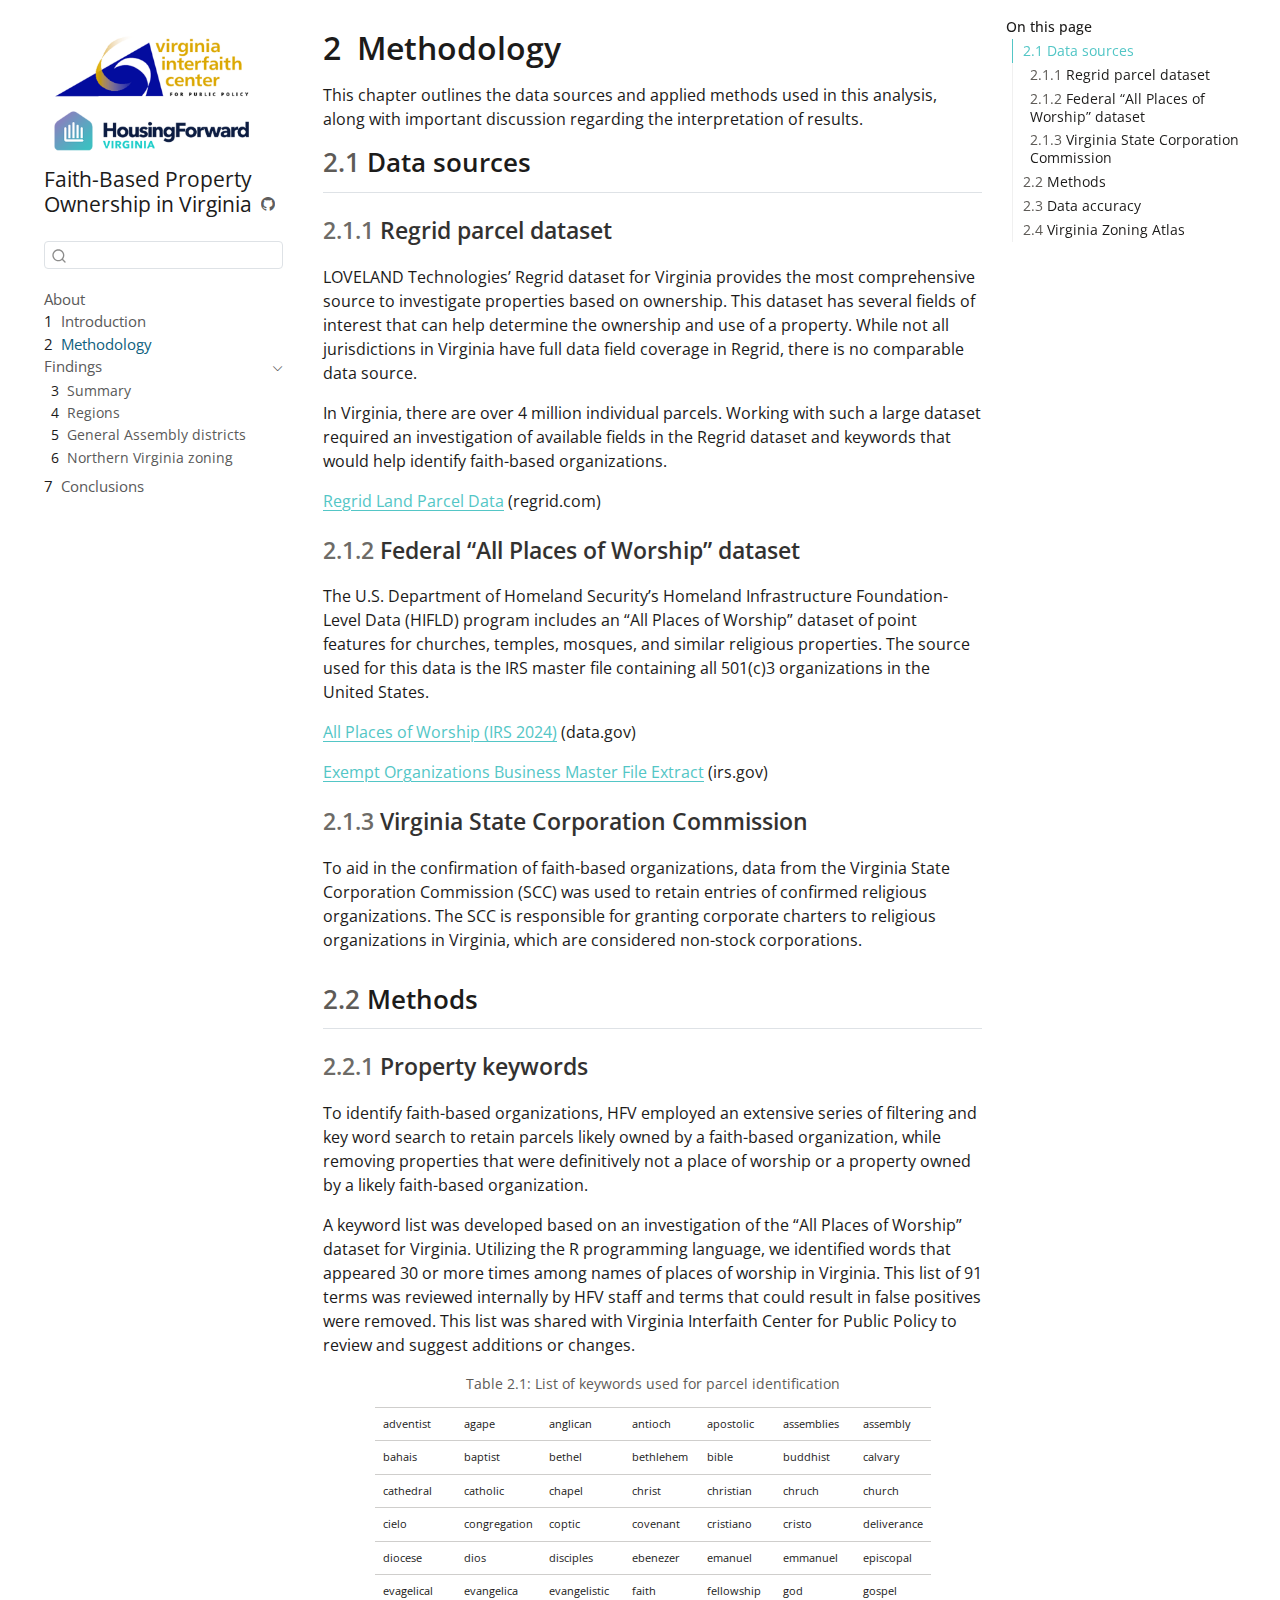
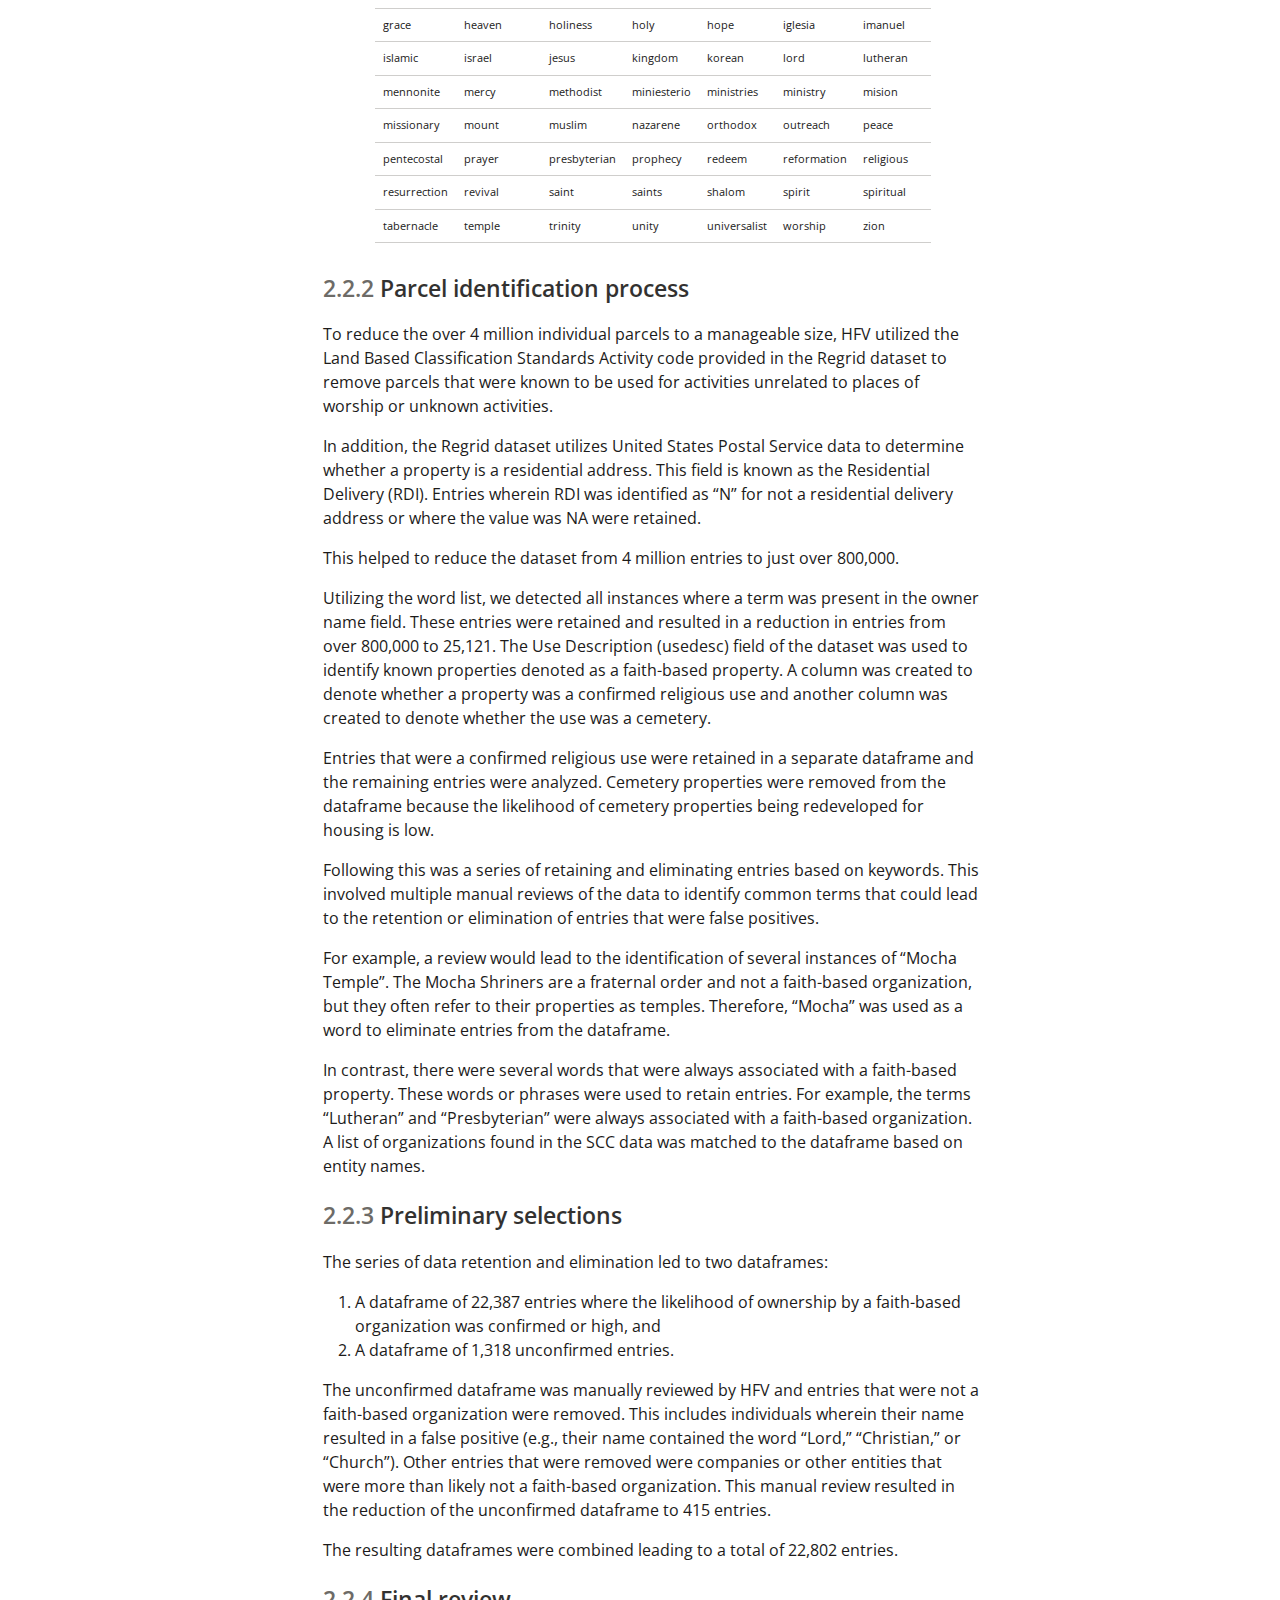
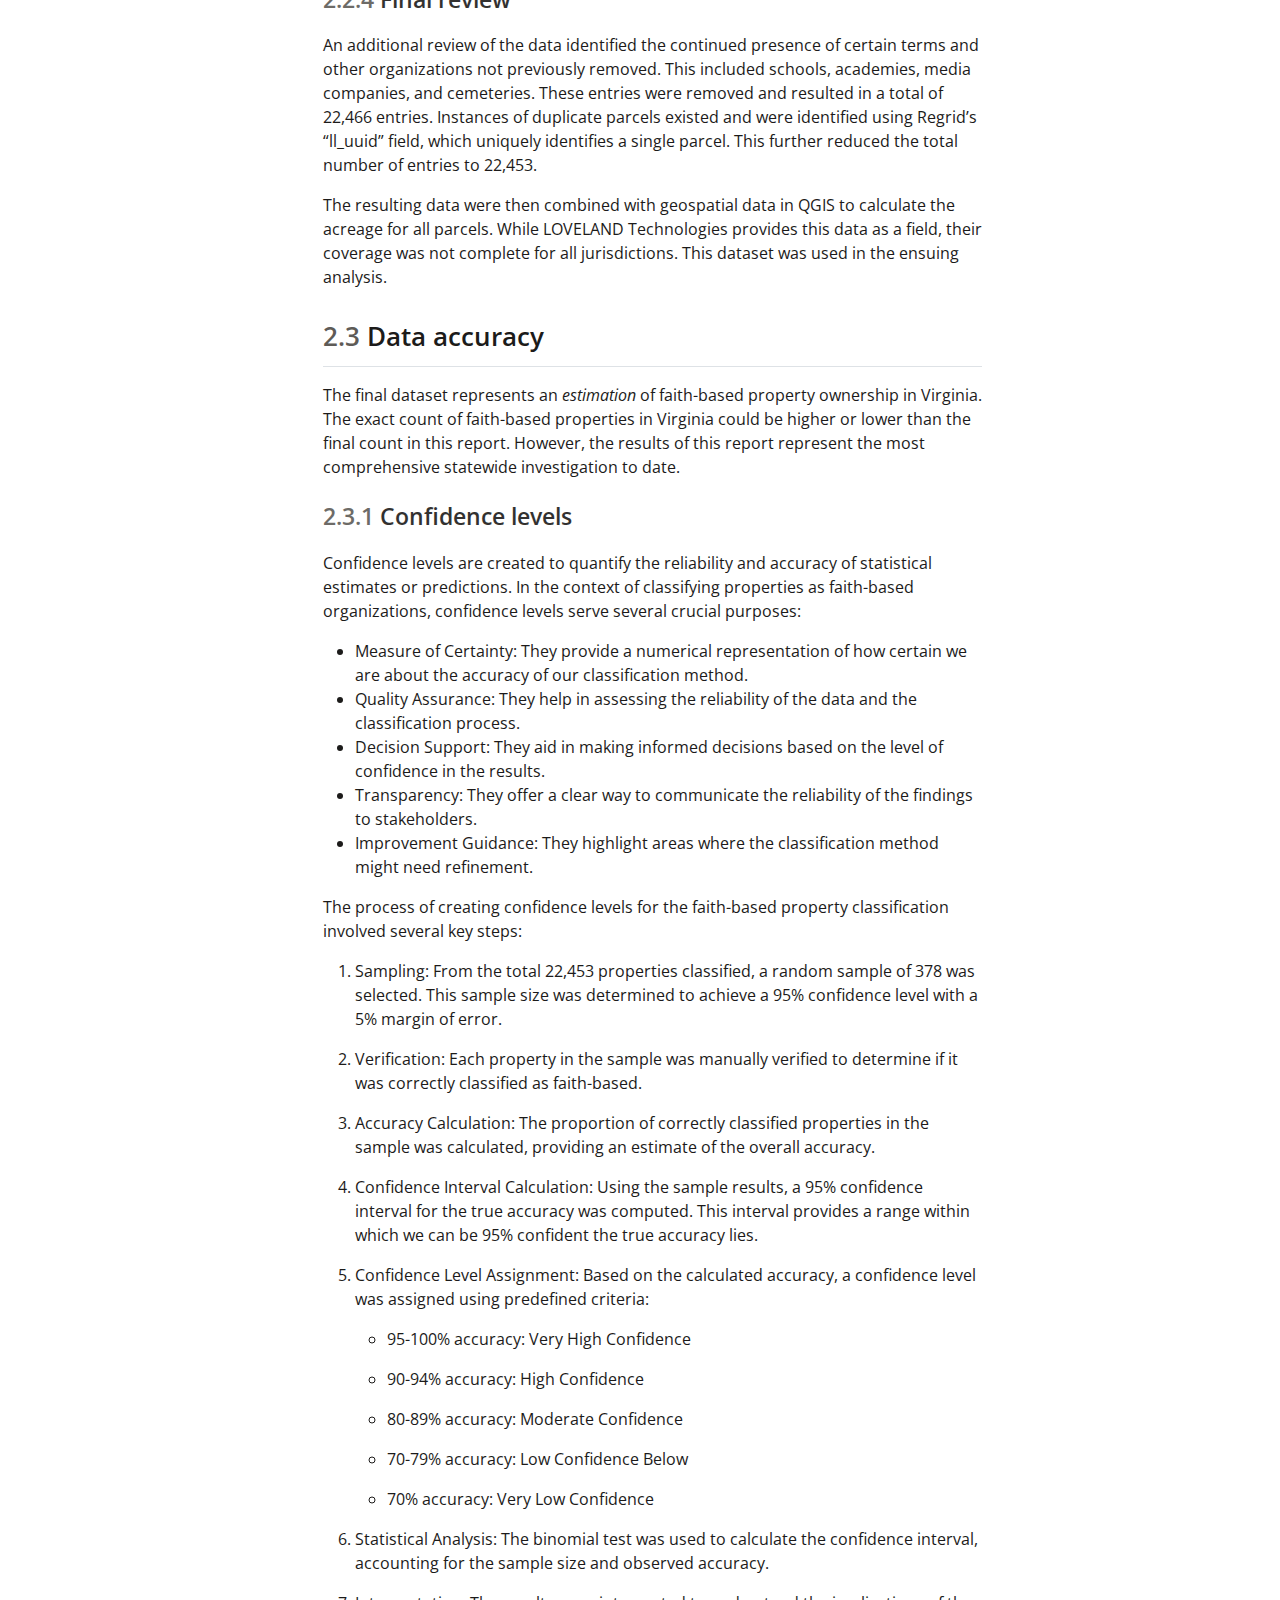
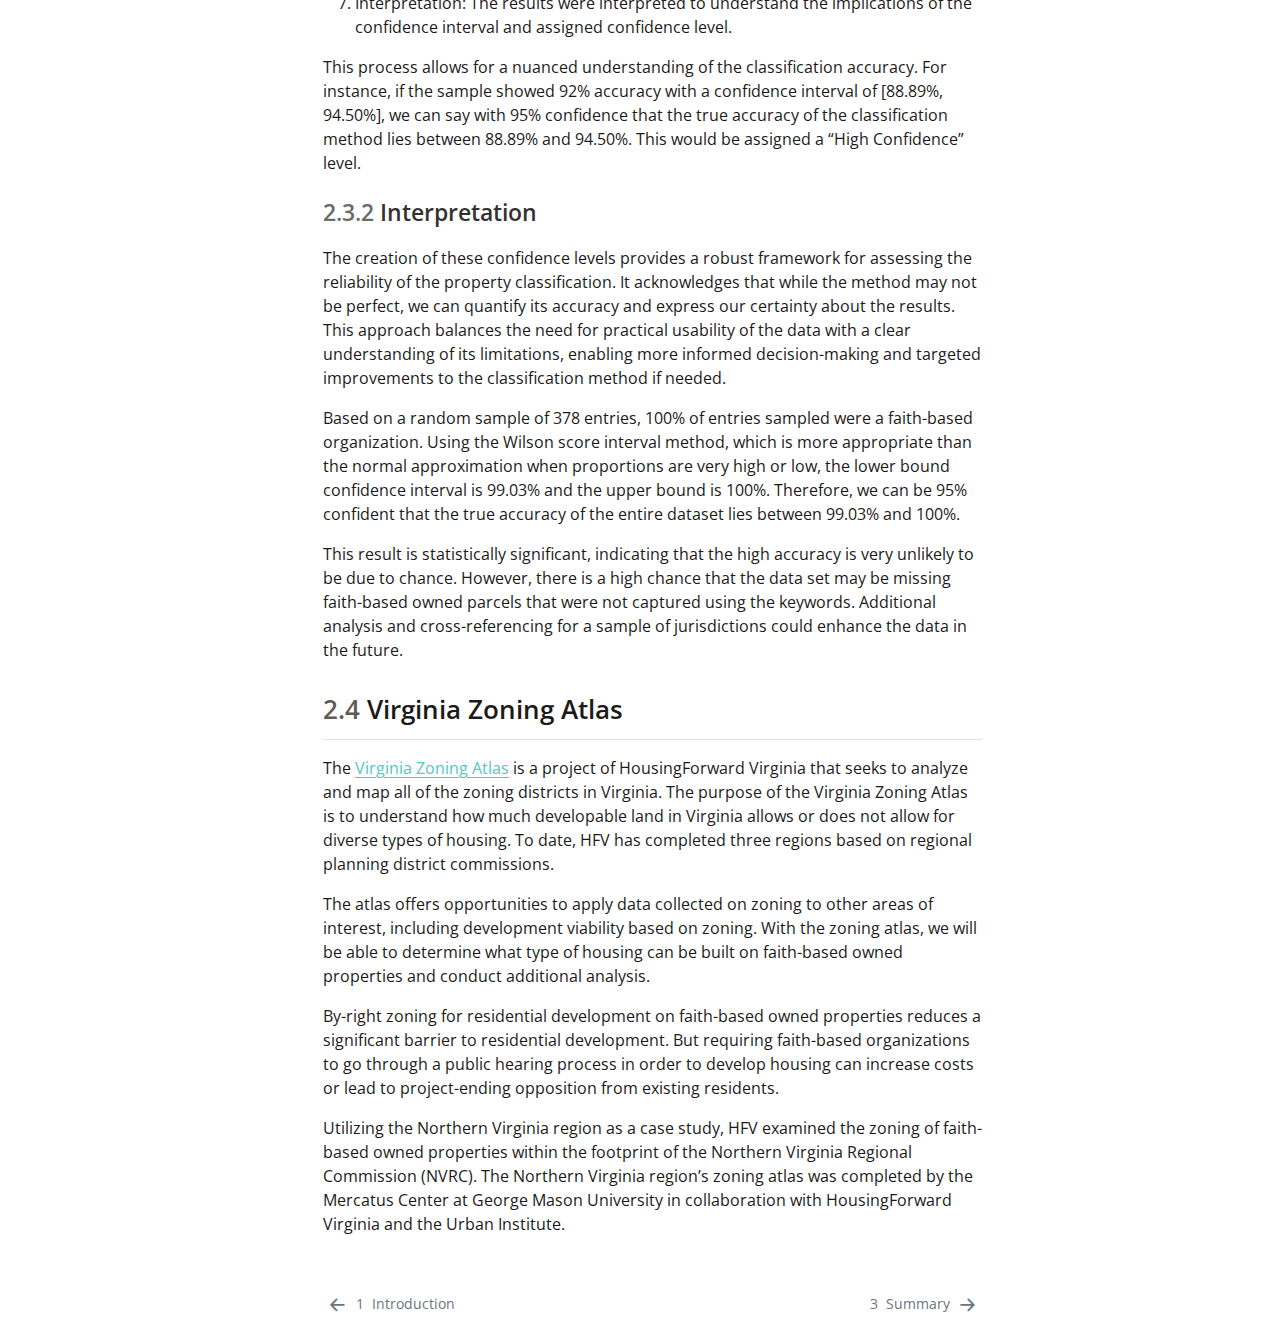
<file: docs/methods.html>
<!DOCTYPE html>
<html xmlns="http://www.w3.org/1999/xhtml" lang="en" xml:lang="en"><head>

<meta charset="utf-8">
<meta name="generator" content="quarto-1.5.57">

<meta name="viewport" content="width=device-width, initial-scale=1.0, user-scalable=yes">


<title>2&nbsp; Methodology – Faith-Based Property Ownership in Virginia</title>
<style>
code{white-space: pre-wrap;}
span.smallcaps{font-variant: small-caps;}
div.columns{display: flex; gap: min(4vw, 1.5em);}
div.column{flex: auto; overflow-x: auto;}
div.hanging-indent{margin-left: 1.5em; text-indent: -1.5em;}
ul.task-list{list-style: none;}
ul.task-list li input[type="checkbox"] {
  width: 0.8em;
  margin: 0 0.8em 0.2em -1em; /* quarto-specific, see https://github.com/quarto-dev/quarto-cli/issues/4556 */ 
  vertical-align: middle;
}
</style>


<script src="site_libs/quarto-nav/quarto-nav.js"></script>
<script src="site_libs/quarto-nav/headroom.min.js"></script>
<script src="site_libs/clipboard/clipboard.min.js"></script>
<script src="site_libs/quarto-search/autocomplete.umd.js"></script>
<script src="site_libs/quarto-search/fuse.min.js"></script>
<script src="site_libs/quarto-search/quarto-search.js"></script>
<meta name="quarto:offset" content="./">
<link href="./findings-summary.html" rel="next">
<link href="./intro.html" rel="prev">
<script src="site_libs/quarto-html/quarto.js"></script>
<script src="site_libs/quarto-html/popper.min.js"></script>
<script src="site_libs/quarto-html/tippy.umd.min.js"></script>
<script src="site_libs/quarto-html/anchor.min.js"></script>
<link href="site_libs/quarto-html/tippy.css" rel="stylesheet">
<link href="site_libs/quarto-html/quarto-syntax-highlighting.css" rel="stylesheet" id="quarto-text-highlighting-styles">
<script src="site_libs/bootstrap/bootstrap.min.js"></script>
<link href="site_libs/bootstrap/bootstrap-icons.css" rel="stylesheet">
<link href="site_libs/bootstrap/bootstrap.min.css" rel="stylesheet" id="quarto-bootstrap" data-mode="light">
<script id="quarto-search-options" type="application/json">{
  "location": "sidebar",
  "copy-button": false,
  "collapse-after": 3,
  "panel-placement": "start",
  "type": "textbox",
  "limit": 50,
  "keyboard-shortcut": [
    "f",
    "/",
    "s"
  ],
  "show-item-context": false,
  "language": {
    "search-no-results-text": "No results",
    "search-matching-documents-text": "matching documents",
    "search-copy-link-title": "Copy link to search",
    "search-hide-matches-text": "Hide additional matches",
    "search-more-match-text": "more match in this document",
    "search-more-matches-text": "more matches in this document",
    "search-clear-button-title": "Clear",
    "search-text-placeholder": "",
    "search-detached-cancel-button-title": "Cancel",
    "search-submit-button-title": "Submit",
    "search-label": "Search"
  }
}</script>
<script src="site_libs/kePrint-0.0.1/kePrint.js"></script>

<link href="site_libs/lightable-0.0.1/lightable.css" rel="stylesheet">



</head>

<body class="nav-sidebar floating">

<div id="quarto-search-results"></div>
  <header id="quarto-header" class="headroom fixed-top">
  <nav class="quarto-secondary-nav">
    <div class="container-fluid d-flex">
      <button type="button" class="quarto-btn-toggle btn" data-bs-toggle="collapse" role="button" data-bs-target=".quarto-sidebar-collapse-item" aria-controls="quarto-sidebar" aria-expanded="false" aria-label="Toggle sidebar navigation" onclick="if (window.quartoToggleHeadroom) { window.quartoToggleHeadroom(); }">
        <i class="bi bi-layout-text-sidebar-reverse"></i>
      </button>
        <nav class="quarto-page-breadcrumbs" aria-label="breadcrumb"><ol class="breadcrumb"><li class="breadcrumb-item"><a href="./methods.html"><span class="chapter-number">2</span>&nbsp; <span class="chapter-title">Methodology</span></a></li></ol></nav>
        <a class="flex-grow-1" role="navigation" data-bs-toggle="collapse" data-bs-target=".quarto-sidebar-collapse-item" aria-controls="quarto-sidebar" aria-expanded="false" aria-label="Toggle sidebar navigation" onclick="if (window.quartoToggleHeadroom) { window.quartoToggleHeadroom(); }">      
        </a>
      <button type="button" class="btn quarto-search-button" aria-label="Search" onclick="window.quartoOpenSearch();">
        <i class="bi bi-search"></i>
      </button>
    </div>
  </nav>
</header>
<!-- content -->
<div id="quarto-content" class="quarto-container page-columns page-rows-contents page-layout-article">
<!-- sidebar -->
  <nav id="quarto-sidebar" class="sidebar collapse collapse-horizontal quarto-sidebar-collapse-item sidebar-navigation floating overflow-auto">
    <div class="pt-lg-2 mt-2 text-left sidebar-header sidebar-header-stacked">
      <a href="./index.html" class="sidebar-logo-link">
      <img src="./img/vif_hfv.png" alt="" class="sidebar-logo py-0 d-lg-inline d-none">
      </a>
    <div class="sidebar-title mb-0 py-0">
      <a href="./">Faith-Based Property Ownership in Virginia</a> 
        <div class="sidebar-tools-main">
    <a href="https://github.com/housingforwardva/yigby" title="Source Code" class="quarto-navigation-tool px-1" aria-label="Source Code"><i class="bi bi-github"></i></a>
</div>
    </div>
      </div>
        <div class="mt-2 flex-shrink-0 align-items-center">
        <div class="sidebar-search">
        <div id="quarto-search" class="" title="Search"></div>
        </div>
        </div>
    <div class="sidebar-menu-container"> 
    <ul class="list-unstyled mt-1">
        <li class="sidebar-item">
  <div class="sidebar-item-container"> 
  <a href="./index.html" class="sidebar-item-text sidebar-link">
 <span class="menu-text">About</span></a>
  </div>
</li>
        <li class="sidebar-item">
  <div class="sidebar-item-container"> 
  <a href="./intro.html" class="sidebar-item-text sidebar-link">
 <span class="menu-text"><span class="chapter-number">1</span>&nbsp; <span class="chapter-title">Introduction</span></span></a>
  </div>
</li>
        <li class="sidebar-item">
  <div class="sidebar-item-container"> 
  <a href="./methods.html" class="sidebar-item-text sidebar-link active">
 <span class="menu-text"><span class="chapter-number">2</span>&nbsp; <span class="chapter-title">Methodology</span></span></a>
  </div>
</li>
        <li class="sidebar-item sidebar-item-section">
      <div class="sidebar-item-container"> 
            <a class="sidebar-item-text sidebar-link text-start" data-bs-toggle="collapse" data-bs-target="#quarto-sidebar-section-1" role="navigation" aria-expanded="true">
 <span class="menu-text">Findings</span></a>
          <a class="sidebar-item-toggle text-start" data-bs-toggle="collapse" data-bs-target="#quarto-sidebar-section-1" role="navigation" aria-expanded="true" aria-label="Toggle section">
            <i class="bi bi-chevron-right ms-2"></i>
          </a> 
      </div>
      <ul id="quarto-sidebar-section-1" class="collapse list-unstyled sidebar-section depth1 show">  
          <li class="sidebar-item">
  <div class="sidebar-item-container"> 
  <a href="./findings-summary.html" class="sidebar-item-text sidebar-link">
 <span class="menu-text"><span class="chapter-number">3</span>&nbsp; <span class="chapter-title">Summary</span></span></a>
  </div>
</li>
          <li class="sidebar-item">
  <div class="sidebar-item-container"> 
  <a href="./findings-pdc.html" class="sidebar-item-text sidebar-link">
 <span class="menu-text"><span class="chapter-number">4</span>&nbsp; <span class="chapter-title">Regions</span></span></a>
  </div>
</li>
          <li class="sidebar-item">
  <div class="sidebar-item-container"> 
  <a href="./findings-ga.html" class="sidebar-item-text sidebar-link">
 <span class="menu-text"><span class="chapter-number">5</span>&nbsp; <span class="chapter-title">General Assembly districts</span></span></a>
  </div>
</li>
          <li class="sidebar-item">
  <div class="sidebar-item-container"> 
  <a href="./findings-nova.html" class="sidebar-item-text sidebar-link">
 <span class="menu-text"><span class="chapter-number">6</span>&nbsp; <span class="chapter-title">Northern Virginia zoning</span></span></a>
  </div>
</li>
      </ul>
  </li>
        <li class="sidebar-item">
  <div class="sidebar-item-container"> 
  <a href="./conclusions.html" class="sidebar-item-text sidebar-link">
 <span class="menu-text"><span class="chapter-number">7</span>&nbsp; <span class="chapter-title">Conclusions</span></span></a>
  </div>
</li>
    </ul>
    </div>
</nav>
<div id="quarto-sidebar-glass" class="quarto-sidebar-collapse-item" data-bs-toggle="collapse" data-bs-target=".quarto-sidebar-collapse-item"></div>
<!-- margin-sidebar -->
    <div id="quarto-margin-sidebar" class="sidebar margin-sidebar">
        <nav id="TOC" role="doc-toc" class="toc-active">
    <h2 id="toc-title">On this page</h2>
   
  <ul>
  <li><a href="#data-sources" id="toc-data-sources" class="nav-link active" data-scroll-target="#data-sources"><span class="header-section-number">2.1</span> Data sources</a>
  <ul class="collapse">
  <li><a href="#regrid-parcel-dataset" id="toc-regrid-parcel-dataset" class="nav-link" data-scroll-target="#regrid-parcel-dataset"><span class="header-section-number">2.1.1</span> Regrid parcel dataset</a></li>
  <li><a href="#federal-all-places-of-worship-dataset" id="toc-federal-all-places-of-worship-dataset" class="nav-link" data-scroll-target="#federal-all-places-of-worship-dataset"><span class="header-section-number">2.1.2</span> Federal “All Places of Worship” dataset</a></li>
  <li><a href="#virginia-state-corporation-commission" id="toc-virginia-state-corporation-commission" class="nav-link" data-scroll-target="#virginia-state-corporation-commission"><span class="header-section-number">2.1.3</span> Virginia State Corporation Commission</a></li>
  </ul></li>
  <li><a href="#methods" id="toc-methods" class="nav-link" data-scroll-target="#methods"><span class="header-section-number">2.2</span> Methods</a>
  <ul class="collapse">
  <li><a href="#property-keywords" id="toc-property-keywords" class="nav-link" data-scroll-target="#property-keywords"><span class="header-section-number">2.2.1</span> Property keywords</a></li>
  <li><a href="#parcel-identification-process" id="toc-parcel-identification-process" class="nav-link" data-scroll-target="#parcel-identification-process"><span class="header-section-number">2.2.2</span> Parcel identification process</a></li>
  <li><a href="#preliminary-selections" id="toc-preliminary-selections" class="nav-link" data-scroll-target="#preliminary-selections"><span class="header-section-number">2.2.3</span> Preliminary selections</a></li>
  <li><a href="#final-review" id="toc-final-review" class="nav-link" data-scroll-target="#final-review"><span class="header-section-number">2.2.4</span> Final review</a></li>
  </ul></li>
  <li><a href="#data-accuracy" id="toc-data-accuracy" class="nav-link" data-scroll-target="#data-accuracy"><span class="header-section-number">2.3</span> Data accuracy</a>
  <ul class="collapse">
  <li><a href="#confidence-levels" id="toc-confidence-levels" class="nav-link" data-scroll-target="#confidence-levels"><span class="header-section-number">2.3.1</span> Confidence levels</a></li>
  <li><a href="#interpretation" id="toc-interpretation" class="nav-link" data-scroll-target="#interpretation"><span class="header-section-number">2.3.2</span> Interpretation</a></li>
  </ul></li>
  <li><a href="#virginia-zoning-atlas" id="toc-virginia-zoning-atlas" class="nav-link" data-scroll-target="#virginia-zoning-atlas"><span class="header-section-number">2.4</span> Virginia Zoning Atlas</a></li>
  </ul>
</nav>
    </div>
<!-- main -->
<main class="content" id="quarto-document-content">

<header id="title-block-header" class="quarto-title-block default">
<div class="quarto-title">
<h1 class="title"><span class="chapter-number">2</span>&nbsp; <span class="chapter-title">Methodology</span></h1>
</div>



<div class="quarto-title-meta">

    
  
    
  </div>
  


</header>


<p>This chapter outlines the data sources and applied methods used in this analysis, along with important discussion regarding the interpretation of results.</p>
<section id="data-sources" class="level2" data-number="2.1">
<h2 data-number="2.1" class="anchored" data-anchor-id="data-sources"><span class="header-section-number">2.1</span> Data sources</h2>
<section id="regrid-parcel-dataset" class="level3" data-number="2.1.1">
<h3 data-number="2.1.1" class="anchored" data-anchor-id="regrid-parcel-dataset"><span class="header-section-number">2.1.1</span> Regrid parcel dataset</h3>
<p>LOVELAND Technologies’ Regrid dataset for Virginia provides the most comprehensive source to investigate properties based on ownership. This dataset has several fields of interest that can help determine the ownership and use of a property. While not all jurisdictions in Virginia have full data field coverage in Regrid, there is no comparable data source.</p>
<p>In Virginia, there are over 4 million individual parcels. Working with such a large dataset required an investigation of available fields in the Regrid dataset and keywords that would help identify faith-based organizations.</p>
<p><a href="https://regrid.com/land-parcel-data">Regrid Land Parcel Data</a> (regrid.com)</p>
</section>
<section id="federal-all-places-of-worship-dataset" class="level3" data-number="2.1.2">
<h3 data-number="2.1.2" class="anchored" data-anchor-id="federal-all-places-of-worship-dataset"><span class="header-section-number">2.1.2</span> Federal “All Places of Worship” dataset</h3>
<p>The U.S. Department of Homeland Security’s Homeland Infrastructure Foundation-Level Data (HIFLD) program includes an “All Places of Worship” dataset of point features for churches, temples, mosques, and similar religious properties. The source used for this data is the IRS master file containing all 501(c)3 organizations in the United States.</p>
<p><a href="https://www.arcgis.com/home/item.html?id=02934d1d566c4ce6b48887f767e3cfab">All Places of Worship (IRS 2024)</a> (data.gov)</p>
<p><a href="https://www.irs.gov/charities-non-profits/exempt-organizations-business-master-file-extract-eo-bmf">Exempt Organizations Business Master File Extract</a> (irs.gov)</p>
</section>
<section id="virginia-state-corporation-commission" class="level3" data-number="2.1.3">
<h3 data-number="2.1.3" class="anchored" data-anchor-id="virginia-state-corporation-commission"><span class="header-section-number">2.1.3</span> Virginia State Corporation Commission</h3>
<p>To aid in the confirmation of faith-based organizations, data from the Virginia State Corporation Commission (SCC) was used to retain entries of confirmed religious organizations. The SCC is responsible for granting corporate charters to religious organizations in Virginia, which are considered non-stock corporations.</p>
</section>
</section>
<section id="methods" class="level2" data-number="2.2">
<h2 data-number="2.2" class="anchored" data-anchor-id="methods"><span class="header-section-number">2.2</span> Methods</h2>
<section id="property-keywords" class="level3" data-number="2.2.1">
<h3 data-number="2.2.1" class="anchored" data-anchor-id="property-keywords"><span class="header-section-number">2.2.1</span> Property keywords</h3>
<p>To identify faith-based organizations, HFV employed an extensive series of filtering and key word search to retain parcels likely owned by a faith-based organization, while removing properties that were definitively not a place of worship or a property owned by a likely faith-based organization.</p>
<p>A keyword list was developed based on an investigation of the “All Places of Worship” dataset for Virginia. Utilizing the R programming language, we identified words that appeared 30 or more times among names of places of worship in Virginia. This list of 91 terms was reviewed internally by HFV staff and terms that could result in false positives were removed. This list was shared with Virginia Interfaith Center for Public Policy to review and suggest additions or changes.</p>
<div class="cell">
<div id="tbl-keywords" class="cell quarto-float quarto-figure quarto-figure-center anchored">
<figure class="quarto-float quarto-float-tbl figure">
<figcaption class="quarto-float-caption-top quarto-float-caption quarto-float-tbl" id="tbl-keywords-caption-0ceaefa1-69ba-4598-a22c-09a6ac19f8ca">
Table&nbsp;2.1: List of keywords used for parcel identification
</figcaption>
<div aria-describedby="tbl-keywords-caption-0ceaefa1-69ba-4598-a22c-09a6ac19f8ca">
<div class="cell-output-display">
<table class="table table-condensed" style="font-size: 11px; width: auto !important; margin-left: auto; margin-right: auto;">
<tbody>
  <tr>
   <td style="text-align:left;"> adventist </td>
   <td style="text-align:left;"> agape </td>
   <td style="text-align:left;"> anglican </td>
   <td style="text-align:left;"> antioch </td>
   <td style="text-align:left;"> apostolic </td>
   <td style="text-align:left;"> assemblies </td>
   <td style="text-align:left;"> assembly </td>
  </tr>
  <tr>
   <td style="text-align:left;"> bahais </td>
   <td style="text-align:left;"> baptist </td>
   <td style="text-align:left;"> bethel </td>
   <td style="text-align:left;"> bethlehem </td>
   <td style="text-align:left;"> bible </td>
   <td style="text-align:left;"> buddhist </td>
   <td style="text-align:left;"> calvary </td>
  </tr>
  <tr>
   <td style="text-align:left;"> cathedral </td>
   <td style="text-align:left;"> catholic </td>
   <td style="text-align:left;"> chapel </td>
   <td style="text-align:left;"> christ </td>
   <td style="text-align:left;"> christian </td>
   <td style="text-align:left;"> chruch </td>
   <td style="text-align:left;"> church </td>
  </tr>
  <tr>
   <td style="text-align:left;"> cielo </td>
   <td style="text-align:left;"> congregation </td>
   <td style="text-align:left;"> coptic </td>
   <td style="text-align:left;"> covenant </td>
   <td style="text-align:left;"> cristiano </td>
   <td style="text-align:left;"> cristo </td>
   <td style="text-align:left;"> deliverance </td>
  </tr>
  <tr>
   <td style="text-align:left;"> diocese </td>
   <td style="text-align:left;"> dios </td>
   <td style="text-align:left;"> disciples </td>
   <td style="text-align:left;"> ebenezer </td>
   <td style="text-align:left;"> emanuel </td>
   <td style="text-align:left;"> emmanuel </td>
   <td style="text-align:left;"> episcopal </td>
  </tr>
  <tr>
   <td style="text-align:left;"> evagelical </td>
   <td style="text-align:left;"> evangelica </td>
   <td style="text-align:left;"> evangelistic </td>
   <td style="text-align:left;"> faith </td>
   <td style="text-align:left;"> fellowship </td>
   <td style="text-align:left;"> god </td>
   <td style="text-align:left;"> gospel </td>
  </tr>
  <tr>
   <td style="text-align:left;"> grace </td>
   <td style="text-align:left;"> heaven </td>
   <td style="text-align:left;"> holiness </td>
   <td style="text-align:left;"> holy </td>
   <td style="text-align:left;"> hope </td>
   <td style="text-align:left;"> iglesia </td>
   <td style="text-align:left;"> imanuel </td>
  </tr>
  <tr>
   <td style="text-align:left;"> islamic </td>
   <td style="text-align:left;"> israel </td>
   <td style="text-align:left;"> jesus </td>
   <td style="text-align:left;"> kingdom </td>
   <td style="text-align:left;"> korean </td>
   <td style="text-align:left;"> lord </td>
   <td style="text-align:left;"> lutheran </td>
  </tr>
  <tr>
   <td style="text-align:left;"> mennonite </td>
   <td style="text-align:left;"> mercy </td>
   <td style="text-align:left;"> methodist </td>
   <td style="text-align:left;"> miniesterio </td>
   <td style="text-align:left;"> ministries </td>
   <td style="text-align:left;"> ministry </td>
   <td style="text-align:left;"> mision </td>
  </tr>
  <tr>
   <td style="text-align:left;"> missionary </td>
   <td style="text-align:left;"> mount </td>
   <td style="text-align:left;"> muslim </td>
   <td style="text-align:left;"> nazarene </td>
   <td style="text-align:left;"> orthodox </td>
   <td style="text-align:left;"> outreach </td>
   <td style="text-align:left;"> peace </td>
  </tr>
  <tr>
   <td style="text-align:left;"> pentecostal </td>
   <td style="text-align:left;"> prayer </td>
   <td style="text-align:left;"> presbyterian </td>
   <td style="text-align:left;"> prophecy </td>
   <td style="text-align:left;"> redeem </td>
   <td style="text-align:left;"> reformation </td>
   <td style="text-align:left;"> religious </td>
  </tr>
  <tr>
   <td style="text-align:left;"> resurrection </td>
   <td style="text-align:left;"> revival </td>
   <td style="text-align:left;"> saint </td>
   <td style="text-align:left;"> saints </td>
   <td style="text-align:left;"> shalom </td>
   <td style="text-align:left;"> spirit </td>
   <td style="text-align:left;"> spiritual </td>
  </tr>
  <tr>
   <td style="text-align:left;"> tabernacle </td>
   <td style="text-align:left;"> temple </td>
   <td style="text-align:left;"> trinity </td>
   <td style="text-align:left;"> unity </td>
   <td style="text-align:left;"> universalist </td>
   <td style="text-align:left;"> worship </td>
   <td style="text-align:left;"> zion </td>
  </tr>
</tbody>
</table>

</div>
</div>
</figure>
</div>
</div>
</section>
<section id="parcel-identification-process" class="level3" data-number="2.2.2">
<h3 data-number="2.2.2" class="anchored" data-anchor-id="parcel-identification-process"><span class="header-section-number">2.2.2</span> Parcel identification process</h3>
<p>To reduce the over 4 million individual parcels to a manageable size, HFV utilized the Land Based Classification Standards Activity code provided in the Regrid dataset to remove parcels that were known to be used for activities unrelated to places of worship or unknown activities.</p>
<p>In addition, the Regrid dataset utilizes United States Postal Service data to determine whether a property is a residential address. This field is known as the Residential Delivery (RDI). Entries wherein RDI was identified as “N” for not a residential delivery address or where the value was NA were retained.</p>
<p>This helped to reduce the dataset from 4 million entries to just over 800,000.</p>
<p>Utilizing the word list, we detected all instances where a term was present in the owner name field. These entries were retained and resulted in a reduction in entries from over 800,000 to 25,121. The Use Description (usedesc) field of the dataset was used to identify known properties denoted as a faith-based property. A column was created to denote whether a property was a confirmed religious use and another column was created to denote whether the use was a cemetery.</p>
<p>Entries that were a confirmed religious use were retained in a separate dataframe and the remaining entries were analyzed. Cemetery properties were removed from the dataframe because the likelihood of cemetery properties being redeveloped for housing is low.</p>
<p>Following this was a series of retaining and eliminating entries based on keywords. This involved multiple manual reviews of the data to identify common terms that could lead to the retention or elimination of entries that were false positives.</p>
<p>For example, a review would lead to the identification of several instances of “Mocha Temple”. The Mocha Shriners are a fraternal order and not a faith-based organization, but they often refer to their properties as temples. Therefore, “Mocha” was used as a word to eliminate entries from the dataframe.</p>
<p>In contrast, there were several words that were always associated with a faith-based property. These words or phrases were used to retain entries. For example, the terms “Lutheran” and “Presbyterian” were always associated with a faith-based organization. A list of organizations found in the SCC data was matched to the dataframe based on entity names.</p>
</section>
<section id="preliminary-selections" class="level3" data-number="2.2.3">
<h3 data-number="2.2.3" class="anchored" data-anchor-id="preliminary-selections"><span class="header-section-number">2.2.3</span> Preliminary selections</h3>
<p>The series of data retention and elimination led to two dataframes:</p>
<ol type="1">
<li>A dataframe of 22,387 entries where the likelihood of ownership by a faith-based organization was confirmed or high, and</li>
<li>A dataframe of 1,318 unconfirmed entries.</li>
</ol>
<p>The unconfirmed dataframe was manually reviewed by HFV and entries that were not a faith-based organization were removed. This includes individuals wherein their name resulted in a false positive (e.g., their name contained the word “Lord,” “Christian,” or “Church”). Other entries that were removed were companies or other entities that were more than likely not a faith-based organization. This manual review resulted in the reduction of the unconfirmed dataframe to 415 entries.</p>
<p>The resulting dataframes were combined leading to a total of 22,802 entries.</p>
</section>
<section id="final-review" class="level3" data-number="2.2.4">
<h3 data-number="2.2.4" class="anchored" data-anchor-id="final-review"><span class="header-section-number">2.2.4</span> Final review</h3>
<p>An additional review of the data identified the continued presence of certain terms and other organizations not previously removed. This included schools, academies, media companies, and cemeteries. These entries were removed and resulted in a total of 22,466 entries. Instances of duplicate parcels existed and were identified using Regrid’s “ll_uuid” field, which uniquely identifies a single parcel. This further reduced the total number of entries to 22,453.</p>
<p>The resulting data were then combined with geospatial data in QGIS to calculate the acreage for all parcels. While LOVELAND Technologies provides this data as a field, their coverage was not complete for all jurisdictions. This dataset was used in the ensuing analysis.</p>
</section>
</section>
<section id="data-accuracy" class="level2" data-number="2.3">
<h2 data-number="2.3" class="anchored" data-anchor-id="data-accuracy"><span class="header-section-number">2.3</span> Data accuracy</h2>
<p>The final dataset represents an <em>estimation</em> of faith-based property ownership in Virginia. The exact count of faith-based properties in Virginia could be higher or lower than the final count in this report. However, the results of this report represent the most comprehensive statewide investigation to date.</p>
<section id="confidence-levels" class="level3" data-number="2.3.1">
<h3 data-number="2.3.1" class="anchored" data-anchor-id="confidence-levels"><span class="header-section-number">2.3.1</span> Confidence levels</h3>
<p>Confidence levels are created to quantify the reliability and accuracy of statistical estimates or predictions. In the context of classifying properties as faith-based organizations, confidence levels serve several crucial purposes:</p>
<ul>
<li>Measure of Certainty: They provide a numerical representation of how certain we are about the accuracy of our classification method.</li>
<li>Quality Assurance: They help in assessing the reliability of the data and the classification process.</li>
<li>Decision Support: They aid in making informed decisions based on the level of confidence in the results.</li>
<li>Transparency: They offer a clear way to communicate the reliability of the findings to stakeholders.</li>
<li>Improvement Guidance: They highlight areas where the classification method might need refinement.</li>
</ul>
<p>The process of creating confidence levels for the faith-based property classification involved several key steps:</p>
<ol type="1">
<li><p>Sampling: From the total 22,453 properties classified, a random sample of 378 was selected. This sample size was determined to achieve a 95% confidence level with a 5% margin of error.</p></li>
<li><p>Verification: Each property in the sample was manually verified to determine if it was correctly classified as faith-based.</p></li>
<li><p>Accuracy Calculation: The proportion of correctly classified properties in the sample was calculated, providing an estimate of the overall accuracy.</p></li>
<li><p>Confidence Interval Calculation: Using the sample results, a 95% confidence interval for the true accuracy was computed. This interval provides a range within which we can be 95% confident the true accuracy lies.</p></li>
<li><p>Confidence Level Assignment: Based on the calculated accuracy, a confidence level was assigned using predefined criteria:</p>
<ul>
<li><p>95-100% accuracy: Very High Confidence</p></li>
<li><p>90-94% accuracy: High Confidence</p></li>
<li><p>80-89% accuracy: Moderate Confidence</p></li>
<li><p>70-79% accuracy: Low Confidence Below</p></li>
<li><p>70% accuracy: Very Low Confidence</p></li>
</ul></li>
<li><p>Statistical Analysis: The binomial test was used to calculate the confidence interval, accounting for the sample size and observed accuracy.</p></li>
<li><p>Interpretation: The results were interpreted to understand the implications of the confidence interval and assigned confidence level.</p></li>
</ol>
<p>This process allows for a nuanced understanding of the classification accuracy. For instance, if the sample showed 92% accuracy with a confidence interval of [88.89%, 94.50%], we can say with 95% confidence that the true accuracy of the classification method lies between 88.89% and 94.50%. This would be assigned a “High Confidence” level.</p>
</section>
<section id="interpretation" class="level3" data-number="2.3.2">
<h3 data-number="2.3.2" class="anchored" data-anchor-id="interpretation"><span class="header-section-number">2.3.2</span> Interpretation</h3>
<p>The creation of these confidence levels provides a robust framework for assessing the reliability of the property classification. It acknowledges that while the method may not be perfect, we can quantify its accuracy and express our certainty about the results. This approach balances the need for practical usability of the data with a clear understanding of its limitations, enabling more informed decision-making and targeted improvements to the classification method if needed.</p>
<p>Based on a random sample of 378 entries, 100% of entries sampled were a faith-based organization. Using the Wilson score interval method, which is more appropriate than the normal approximation when proportions are very high or low, the lower bound confidence interval is 99.03% and the upper bound is 100%. Therefore, we can be 95% confident that the true accuracy of the entire dataset lies between 99.03% and 100%.</p>
<p>This result is statistically significant, indicating that the high accuracy is very unlikely to be due to chance. However, there is a high chance that the data set may be missing faith-based owned parcels that were not captured using the keywords. Additional analysis and cross-referencing for a sample of jurisdictions could enhance the data in the future.</p>
</section>
</section>
<section id="virginia-zoning-atlas" class="level2" data-number="2.4">
<h2 data-number="2.4" class="anchored" data-anchor-id="virginia-zoning-atlas"><span class="header-section-number">2.4</span> Virginia Zoning Atlas</h2>
<p>The <a href="https://housingforwardva.github.io/virginiazoningatlas/">Virginia Zoning Atlas</a> is a project of HousingForward Virginia that seeks to analyze and map all of the zoning districts in Virginia. The purpose of the Virginia Zoning Atlas is to understand how much developable land in Virginia allows or does not allow for diverse types of housing. To date, HFV has completed three regions based on regional planning district commissions.</p>
<p>The atlas offers opportunities to apply data collected on zoning to other areas of interest, including development viability based on zoning. With the zoning atlas, we will be able to determine what type of housing can be built on faith-based owned properties and conduct additional analysis.</p>
<p>By-right zoning for residential development on faith-based owned properties reduces a significant barrier to residential development. But requiring faith-based organizations to go through a public hearing process in order to develop housing can increase costs or lead to project-ending opposition from existing residents.</p>
<p>Utilizing the Northern Virginia region as a case study, HFV examined the zoning of faith-based owned properties within the footprint of the Northern Virginia Regional Commission (NVRC). The Northern Virginia region’s zoning atlas was completed by the Mercatus Center at George Mason University in collaboration with HousingForward Virginia and the Urban Institute.</p>


</section>

</main> <!-- /main -->
<script id="quarto-html-after-body" type="application/javascript">
window.document.addEventListener("DOMContentLoaded", function (event) {
  const toggleBodyColorMode = (bsSheetEl) => {
    const mode = bsSheetEl.getAttribute("data-mode");
    const bodyEl = window.document.querySelector("body");
    if (mode === "dark") {
      bodyEl.classList.add("quarto-dark");
      bodyEl.classList.remove("quarto-light");
    } else {
      bodyEl.classList.add("quarto-light");
      bodyEl.classList.remove("quarto-dark");
    }
  }
  const toggleBodyColorPrimary = () => {
    const bsSheetEl = window.document.querySelector("link#quarto-bootstrap");
    if (bsSheetEl) {
      toggleBodyColorMode(bsSheetEl);
    }
  }
  toggleBodyColorPrimary();  
  const icon = "";
  const anchorJS = new window.AnchorJS();
  anchorJS.options = {
    placement: 'right',
    icon: icon
  };
  anchorJS.add('.anchored');
  const isCodeAnnotation = (el) => {
    for (const clz of el.classList) {
      if (clz.startsWith('code-annotation-')) {                     
        return true;
      }
    }
    return false;
  }
  const onCopySuccess = function(e) {
    // button target
    const button = e.trigger;
    // don't keep focus
    button.blur();
    // flash "checked"
    button.classList.add('code-copy-button-checked');
    var currentTitle = button.getAttribute("title");
    button.setAttribute("title", "Copied!");
    let tooltip;
    if (window.bootstrap) {
      button.setAttribute("data-bs-toggle", "tooltip");
      button.setAttribute("data-bs-placement", "left");
      button.setAttribute("data-bs-title", "Copied!");
      tooltip = new bootstrap.Tooltip(button, 
        { trigger: "manual", 
          customClass: "code-copy-button-tooltip",
          offset: [0, -8]});
      tooltip.show();    
    }
    setTimeout(function() {
      if (tooltip) {
        tooltip.hide();
        button.removeAttribute("data-bs-title");
        button.removeAttribute("data-bs-toggle");
        button.removeAttribute("data-bs-placement");
      }
      button.setAttribute("title", currentTitle);
      button.classList.remove('code-copy-button-checked');
    }, 1000);
    // clear code selection
    e.clearSelection();
  }
  const getTextToCopy = function(trigger) {
      const codeEl = trigger.previousElementSibling.cloneNode(true);
      for (const childEl of codeEl.children) {
        if (isCodeAnnotation(childEl)) {
          childEl.remove();
        }
      }
      return codeEl.innerText;
  }
  const clipboard = new window.ClipboardJS('.code-copy-button:not([data-in-quarto-modal])', {
    text: getTextToCopy
  });
  clipboard.on('success', onCopySuccess);
  if (window.document.getElementById('quarto-embedded-source-code-modal')) {
    // For code content inside modals, clipBoardJS needs to be initialized with a container option
    // TODO: Check when it could be a function (https://github.com/zenorocha/clipboard.js/issues/860)
    const clipboardModal = new window.ClipboardJS('.code-copy-button[data-in-quarto-modal]', {
      text: getTextToCopy,
      container: window.document.getElementById('quarto-embedded-source-code-modal')
    });
    clipboardModal.on('success', onCopySuccess);
  }
    var localhostRegex = new RegExp(/^(?:http|https):\/\/localhost\:?[0-9]*\//);
    var mailtoRegex = new RegExp(/^mailto:/);
      var filterRegex = new RegExp('/' + window.location.host + '/');
    var isInternal = (href) => {
        return filterRegex.test(href) || localhostRegex.test(href) || mailtoRegex.test(href);
    }
    // Inspect non-navigation links and adorn them if external
 	var links = window.document.querySelectorAll('a[href]:not(.nav-link):not(.navbar-brand):not(.toc-action):not(.sidebar-link):not(.sidebar-item-toggle):not(.pagination-link):not(.no-external):not([aria-hidden]):not(.dropdown-item):not(.quarto-navigation-tool):not(.about-link)');
    for (var i=0; i<links.length; i++) {
      const link = links[i];
      if (!isInternal(link.href)) {
        // undo the damage that might have been done by quarto-nav.js in the case of
        // links that we want to consider external
        if (link.dataset.originalHref !== undefined) {
          link.href = link.dataset.originalHref;
        }
      }
    }
  function tippyHover(el, contentFn, onTriggerFn, onUntriggerFn) {
    const config = {
      allowHTML: true,
      maxWidth: 500,
      delay: 100,
      arrow: false,
      appendTo: function(el) {
          return el.parentElement;
      },
      interactive: true,
      interactiveBorder: 10,
      theme: 'quarto',
      placement: 'bottom-start',
    };
    if (contentFn) {
      config.content = contentFn;
    }
    if (onTriggerFn) {
      config.onTrigger = onTriggerFn;
    }
    if (onUntriggerFn) {
      config.onUntrigger = onUntriggerFn;
    }
    window.tippy(el, config); 
  }
  const noterefs = window.document.querySelectorAll('a[role="doc-noteref"]');
  for (var i=0; i<noterefs.length; i++) {
    const ref = noterefs[i];
    tippyHover(ref, function() {
      // use id or data attribute instead here
      let href = ref.getAttribute('data-footnote-href') || ref.getAttribute('href');
      try { href = new URL(href).hash; } catch {}
      const id = href.replace(/^#\/?/, "");
      const note = window.document.getElementById(id);
      if (note) {
        return note.innerHTML;
      } else {
        return "";
      }
    });
  }
  const xrefs = window.document.querySelectorAll('a.quarto-xref');
  const processXRef = (id, note) => {
    // Strip column container classes
    const stripColumnClz = (el) => {
      el.classList.remove("page-full", "page-columns");
      if (el.children) {
        for (const child of el.children) {
          stripColumnClz(child);
        }
      }
    }
    stripColumnClz(note)
    if (id === null || id.startsWith('sec-')) {
      // Special case sections, only their first couple elements
      const container = document.createElement("div");
      if (note.children && note.children.length > 2) {
        container.appendChild(note.children[0].cloneNode(true));
        for (let i = 1; i < note.children.length; i++) {
          const child = note.children[i];
          if (child.tagName === "P" && child.innerText === "") {
            continue;
          } else {
            container.appendChild(child.cloneNode(true));
            break;
          }
        }
        if (window.Quarto?.typesetMath) {
          window.Quarto.typesetMath(container);
        }
        return container.innerHTML
      } else {
        if (window.Quarto?.typesetMath) {
          window.Quarto.typesetMath(note);
        }
        return note.innerHTML;
      }
    } else {
      // Remove any anchor links if they are present
      const anchorLink = note.querySelector('a.anchorjs-link');
      if (anchorLink) {
        anchorLink.remove();
      }
      if (window.Quarto?.typesetMath) {
        window.Quarto.typesetMath(note);
      }
      // TODO in 1.5, we should make sure this works without a callout special case
      if (note.classList.contains("callout")) {
        return note.outerHTML;
      } else {
        return note.innerHTML;
      }
    }
  }
  for (var i=0; i<xrefs.length; i++) {
    const xref = xrefs[i];
    tippyHover(xref, undefined, function(instance) {
      instance.disable();
      let url = xref.getAttribute('href');
      let hash = undefined; 
      if (url.startsWith('#')) {
        hash = url;
      } else {
        try { hash = new URL(url).hash; } catch {}
      }
      if (hash) {
        const id = hash.replace(/^#\/?/, "");
        const note = window.document.getElementById(id);
        if (note !== null) {
          try {
            const html = processXRef(id, note.cloneNode(true));
            instance.setContent(html);
          } finally {
            instance.enable();
            instance.show();
          }
        } else {
          // See if we can fetch this
          fetch(url.split('#')[0])
          .then(res => res.text())
          .then(html => {
            const parser = new DOMParser();
            const htmlDoc = parser.parseFromString(html, "text/html");
            const note = htmlDoc.getElementById(id);
            if (note !== null) {
              const html = processXRef(id, note);
              instance.setContent(html);
            } 
          }).finally(() => {
            instance.enable();
            instance.show();
          });
        }
      } else {
        // See if we can fetch a full url (with no hash to target)
        // This is a special case and we should probably do some content thinning / targeting
        fetch(url)
        .then(res => res.text())
        .then(html => {
          const parser = new DOMParser();
          const htmlDoc = parser.parseFromString(html, "text/html");
          const note = htmlDoc.querySelector('main.content');
          if (note !== null) {
            // This should only happen for chapter cross references
            // (since there is no id in the URL)
            // remove the first header
            if (note.children.length > 0 && note.children[0].tagName === "HEADER") {
              note.children[0].remove();
            }
            const html = processXRef(null, note);
            instance.setContent(html);
          } 
        }).finally(() => {
          instance.enable();
          instance.show();
        });
      }
    }, function(instance) {
    });
  }
      let selectedAnnoteEl;
      const selectorForAnnotation = ( cell, annotation) => {
        let cellAttr = 'data-code-cell="' + cell + '"';
        let lineAttr = 'data-code-annotation="' +  annotation + '"';
        const selector = 'span[' + cellAttr + '][' + lineAttr + ']';
        return selector;
      }
      const selectCodeLines = (annoteEl) => {
        const doc = window.document;
        const targetCell = annoteEl.getAttribute("data-target-cell");
        const targetAnnotation = annoteEl.getAttribute("data-target-annotation");
        const annoteSpan = window.document.querySelector(selectorForAnnotation(targetCell, targetAnnotation));
        const lines = annoteSpan.getAttribute("data-code-lines").split(",");
        const lineIds = lines.map((line) => {
          return targetCell + "-" + line;
        })
        let top = null;
        let height = null;
        let parent = null;
        if (lineIds.length > 0) {
            //compute the position of the single el (top and bottom and make a div)
            const el = window.document.getElementById(lineIds[0]);
            top = el.offsetTop;
            height = el.offsetHeight;
            parent = el.parentElement.parentElement;
          if (lineIds.length > 1) {
            const lastEl = window.document.getElementById(lineIds[lineIds.length - 1]);
            const bottom = lastEl.offsetTop + lastEl.offsetHeight;
            height = bottom - top;
          }
          if (top !== null && height !== null && parent !== null) {
            // cook up a div (if necessary) and position it 
            let div = window.document.getElementById("code-annotation-line-highlight");
            if (div === null) {
              div = window.document.createElement("div");
              div.setAttribute("id", "code-annotation-line-highlight");
              div.style.position = 'absolute';
              parent.appendChild(div);
            }
            div.style.top = top - 2 + "px";
            div.style.height = height + 4 + "px";
            div.style.left = 0;
            let gutterDiv = window.document.getElementById("code-annotation-line-highlight-gutter");
            if (gutterDiv === null) {
              gutterDiv = window.document.createElement("div");
              gutterDiv.setAttribute("id", "code-annotation-line-highlight-gutter");
              gutterDiv.style.position = 'absolute';
              const codeCell = window.document.getElementById(targetCell);
              const gutter = codeCell.querySelector('.code-annotation-gutter');
              gutter.appendChild(gutterDiv);
            }
            gutterDiv.style.top = top - 2 + "px";
            gutterDiv.style.height = height + 4 + "px";
          }
          selectedAnnoteEl = annoteEl;
        }
      };
      const unselectCodeLines = () => {
        const elementsIds = ["code-annotation-line-highlight", "code-annotation-line-highlight-gutter"];
        elementsIds.forEach((elId) => {
          const div = window.document.getElementById(elId);
          if (div) {
            div.remove();
          }
        });
        selectedAnnoteEl = undefined;
      };
        // Handle positioning of the toggle
    window.addEventListener(
      "resize",
      throttle(() => {
        elRect = undefined;
        if (selectedAnnoteEl) {
          selectCodeLines(selectedAnnoteEl);
        }
      }, 10)
    );
    function throttle(fn, ms) {
    let throttle = false;
    let timer;
      return (...args) => {
        if(!throttle) { // first call gets through
            fn.apply(this, args);
            throttle = true;
        } else { // all the others get throttled
            if(timer) clearTimeout(timer); // cancel #2
            timer = setTimeout(() => {
              fn.apply(this, args);
              timer = throttle = false;
            }, ms);
        }
      };
    }
      // Attach click handler to the DT
      const annoteDls = window.document.querySelectorAll('dt[data-target-cell]');
      for (const annoteDlNode of annoteDls) {
        annoteDlNode.addEventListener('click', (event) => {
          const clickedEl = event.target;
          if (clickedEl !== selectedAnnoteEl) {
            unselectCodeLines();
            const activeEl = window.document.querySelector('dt[data-target-cell].code-annotation-active');
            if (activeEl) {
              activeEl.classList.remove('code-annotation-active');
            }
            selectCodeLines(clickedEl);
            clickedEl.classList.add('code-annotation-active');
          } else {
            // Unselect the line
            unselectCodeLines();
            clickedEl.classList.remove('code-annotation-active');
          }
        });
      }
  const findCites = (el) => {
    const parentEl = el.parentElement;
    if (parentEl) {
      const cites = parentEl.dataset.cites;
      if (cites) {
        return {
          el,
          cites: cites.split(' ')
        };
      } else {
        return findCites(el.parentElement)
      }
    } else {
      return undefined;
    }
  };
  var bibliorefs = window.document.querySelectorAll('a[role="doc-biblioref"]');
  for (var i=0; i<bibliorefs.length; i++) {
    const ref = bibliorefs[i];
    const citeInfo = findCites(ref);
    if (citeInfo) {
      tippyHover(citeInfo.el, function() {
        var popup = window.document.createElement('div');
        citeInfo.cites.forEach(function(cite) {
          var citeDiv = window.document.createElement('div');
          citeDiv.classList.add('hanging-indent');
          citeDiv.classList.add('csl-entry');
          var biblioDiv = window.document.getElementById('ref-' + cite);
          if (biblioDiv) {
            citeDiv.innerHTML = biblioDiv.innerHTML;
          }
          popup.appendChild(citeDiv);
        });
        return popup.innerHTML;
      });
    }
  }
});
</script>
<nav class="page-navigation">
  <div class="nav-page nav-page-previous">
      <a href="./intro.html" class="pagination-link" aria-label="Introduction">
        <i class="bi bi-arrow-left-short"></i> <span class="nav-page-text"><span class="chapter-number">1</span>&nbsp; <span class="chapter-title">Introduction</span></span>
      </a>          
  </div>
  <div class="nav-page nav-page-next">
      <a href="./findings-summary.html" class="pagination-link" aria-label="Summary">
        <span class="nav-page-text"><span class="chapter-number">3</span>&nbsp; <span class="chapter-title">Summary</span></span> <i class="bi bi-arrow-right-short"></i>
      </a>
  </div>
</nav>
</div> <!-- /content -->




</body></html>
</file>
<file: docs/site_libs/quarto-html/tippy.css>
.tippy-box[data-animation=fade][data-state=hidden]{opacity:0}[data-tippy-root]{max-width:calc(100vw - 10px)}.tippy-box{position:relative;background-color:#333;color:#fff;border-radius:4px;font-size:14px;line-height:1.4;white-space:normal;outline:0;transition-property:transform,visibility,opacity}.tippy-box[data-placement^=top]>.tippy-arrow{bottom:0}.tippy-box[data-placement^=top]>.tippy-arrow:before{bottom:-7px;left:0;border-width:8px 8px 0;border-top-color:initial;transform-origin:center top}.tippy-box[data-placement^=bottom]>.tippy-arrow{top:0}.tippy-box[data-placement^=bottom]>.tippy-arrow:before{top:-7px;left:0;border-width:0 8px 8px;border-bottom-color:initial;transform-origin:center bottom}.tippy-box[data-placement^=left]>.tippy-arrow{right:0}.tippy-box[data-placement^=left]>.tippy-arrow:before{border-width:8px 0 8px 8px;border-left-color:initial;right:-7px;transform-origin:center left}.tippy-box[data-placement^=right]>.tippy-arrow{left:0}.tippy-box[data-placement^=right]>.tippy-arrow:before{left:-7px;border-width:8px 8px 8px 0;border-right-color:initial;transform-origin:center right}.tippy-box[data-inertia][data-state=visible]{transition-timing-function:cubic-bezier(.54,1.5,.38,1.11)}.tippy-arrow{width:16px;height:16px;color:#333}.tippy-arrow:before{content:"";position:absolute;border-color:transparent;border-style:solid}.tippy-content{position:relative;padding:5px 9px;z-index:1}
</file>
<file: docs/site_libs/quarto-html/quarto-syntax-highlighting.css>
/* quarto syntax highlight colors */
:root {
  --quarto-hl-ot-color: #003B4F;
  --quarto-hl-at-color: #657422;
  --quarto-hl-ss-color: #20794D;
  --quarto-hl-an-color: #5E5E5E;
  --quarto-hl-fu-color: #4758AB;
  --quarto-hl-st-color: #20794D;
  --quarto-hl-cf-color: #003B4F;
  --quarto-hl-op-color: #5E5E5E;
  --quarto-hl-er-color: #AD0000;
  --quarto-hl-bn-color: #AD0000;
  --quarto-hl-al-color: #AD0000;
  --quarto-hl-va-color: #111111;
  --quarto-hl-bu-color: inherit;
  --quarto-hl-ex-color: inherit;
  --quarto-hl-pp-color: #AD0000;
  --quarto-hl-in-color: #5E5E5E;
  --quarto-hl-vs-color: #20794D;
  --quarto-hl-wa-color: #5E5E5E;
  --quarto-hl-do-color: #5E5E5E;
  --quarto-hl-im-color: #00769E;
  --quarto-hl-ch-color: #20794D;
  --quarto-hl-dt-color: #AD0000;
  --quarto-hl-fl-color: #AD0000;
  --quarto-hl-co-color: #5E5E5E;
  --quarto-hl-cv-color: #5E5E5E;
  --quarto-hl-cn-color: #8f5902;
  --quarto-hl-sc-color: #5E5E5E;
  --quarto-hl-dv-color: #AD0000;
  --quarto-hl-kw-color: #003B4F;
}

/* other quarto variables */
:root {
  --quarto-font-monospace: SFMono-Regular, Menlo, Monaco, Consolas, "Liberation Mono", "Courier New", monospace;
}

pre > code.sourceCode > span {
  color: #003B4F;
}

code span {
  color: #003B4F;
}

code.sourceCode > span {
  color: #003B4F;
}

div.sourceCode,
div.sourceCode pre.sourceCode {
  color: #003B4F;
}

code span.ot {
  color: #003B4F;
  font-style: inherit;
}

code span.at {
  color: #657422;
  font-style: inherit;
}

code span.ss {
  color: #20794D;
  font-style: inherit;
}

code span.an {
  color: #5E5E5E;
  font-style: inherit;
}

code span.fu {
  color: #4758AB;
  font-style: inherit;
}

code span.st {
  color: #20794D;
  font-style: inherit;
}

code span.cf {
  color: #003B4F;
  font-weight: bold;
  font-style: inherit;
}

code span.op {
  color: #5E5E5E;
  font-style: inherit;
}

code span.er {
  color: #AD0000;
  font-style: inherit;
}

code span.bn {
  color: #AD0000;
  font-style: inherit;
}

code span.al {
  color: #AD0000;
  font-style: inherit;
}

code span.va {
  color: #111111;
  font-style: inherit;
}

code span.bu {
  font-style: inherit;
}

code span.ex {
  font-style: inherit;
}

code span.pp {
  color: #AD0000;
  font-style: inherit;
}

code span.in {
  color: #5E5E5E;
  font-style: inherit;
}

code span.vs {
  color: #20794D;
  font-style: inherit;
}

code span.wa {
  color: #5E5E5E;
  font-style: italic;
}

code span.do {
  color: #5E5E5E;
  font-style: italic;
}

code span.im {
  color: #00769E;
  font-style: inherit;
}

code span.ch {
  color: #20794D;
  font-style: inherit;
}

code span.dt {
  color: #AD0000;
  font-style: inherit;
}

code span.fl {
  color: #AD0000;
  font-style: inherit;
}

code span.co {
  color: #5E5E5E;
  font-style: inherit;
}

code span.cv {
  color: #5E5E5E;
  font-style: italic;
}

code span.cn {
  color: #8f5902;
  font-style: inherit;
}

code span.sc {
  color: #5E5E5E;
  font-style: inherit;
}

code span.dv {
  color: #AD0000;
  font-style: inherit;
}

code span.kw {
  color: #003B4F;
  font-weight: bold;
  font-style: inherit;
}

.prevent-inlining {
  content: "</";
}

/*# sourceMappingURL=debc5d5d77c3f9108843748ff7464032.css.map */
</file>
<file: docs/site_libs/htmltools-fill-0.5.8.1/fill.css>
@layer htmltools {
  .html-fill-container {
    display: flex;
    flex-direction: column;
    /* Prevent the container from expanding vertically or horizontally beyond its
    parent's constraints. */
    min-height: 0;
    min-width: 0;
  }
  .html-fill-container > .html-fill-item {
    /* Fill items can grow and shrink freely within
    available vertical space in fillable container */
    flex: 1 1 auto;
    min-height: 0;
    min-width: 0;
  }
  .html-fill-container > :not(.html-fill-item) {
    /* Prevent shrinking or growing of non-fill items */
    flex: 0 0 auto;
  }
}
</file>
<file: docs/site_libs/datatables-css-0.0.0/datatables-crosstalk.css>
.dt-crosstalk-fade {
  opacity: 0.2;
}

html body div.DTS div.dataTables_scrollBody {
  background: none;
}


/*
Fix https://github.com/rstudio/DT/issues/563
If the `table.display` is set to "block" (e.g., pkgdown), the browser will display
datatable objects strangely. The search panel and the page buttons will still be
in full-width but the table body will be "compact" and shorter.
In therory, having this attributes will affect `dom="t"`
with `display: block` users. But in reality, there should be no one.
We may remove the below lines in the future if the upstream agree to have this there.
See https://github.com/DataTables/DataTablesSrc/issues/160
*/

table.dataTable {
  display: table;
}


/*
When DTOutput(fill = TRUE), it receives a .html-fill-item class (via htmltools::bindFillRole()), which effectively amounts to `flex: 1 1 auto`. That's mostly fine, but the case where `fillContainer=TRUE`+`height:auto`+`flex-basis:auto` and the container (e.g., a bslib::card()) doesn't have a defined height is a bit problematic since the table wants to fit the parent but the parent wants to fit the table, which results pretty small table height (maybe because there is a minimum height somewhere?). It seems better in this case to impose a 400px height default for the table, which we can do by setting `flex-basis` to 400px (the table is still allowed to grow/shrink when the container has an opinionated height).
*/

.html-fill-container > .html-fill-item.datatables {
  flex-basis: 400px;
}
</file>
<file: docs/site_libs/lightable-0.0.1/lightable.css>
/*!
 * lightable v0.0.1
 * Copyright 2020 Hao Zhu
 * Licensed under MIT (https://github.com/haozhu233/kableExtra/blob/master/LICENSE)
 */

.lightable-minimal {
  border-collapse: separate;
  border-spacing: 16px 1px;
  width: 100%;
  margin-bottom: 10px;
}

.lightable-minimal td {
  margin-left: 5px;
  margin-right: 5px;
}

.lightable-minimal th {
  margin-left: 5px;
  margin-right: 5px;
}

.lightable-minimal thead tr:last-child th {
  border-bottom: 2px solid #00000050;
  empty-cells: hide;

}

.lightable-minimal tbody tr:first-child td {
  padding-top: 0.5em;
}

.lightable-minimal.lightable-hover tbody tr:hover {
  background-color: #f5f5f5;
}

.lightable-minimal.lightable-striped tbody tr:nth-child(even) {
  background-color: #f5f5f5;
}

.lightable-classic {
  border-top: 0.16em solid #111111;
  border-bottom: 0.16em solid #111111;
  width: 100%;
  margin-bottom: 10px;
  margin: 10px 5px;
}

.lightable-classic tfoot tr td {
  border: 0;
}

.lightable-classic tfoot tr:first-child td {
  border-top: 0.14em solid #111111;
}

.lightable-classic caption {
  color: #222222;
}

.lightable-classic td {
  padding-left: 5px;
  padding-right: 5px;
  color: #222222;
}

.lightable-classic th {
  padding-left: 5px;
  padding-right: 5px;
  font-weight: normal;
  color: #222222;
}

.lightable-classic thead tr:last-child th {
  border-bottom: 0.10em solid #111111;
}

.lightable-classic.lightable-hover tbody tr:hover {
  background-color: #F9EEC1;
}

.lightable-classic.lightable-striped tbody tr:nth-child(even) {
  background-color: #f5f5f5;
}

.lightable-classic-2 {
  border-top: 3px double #111111;
  border-bottom: 3px double #111111;
  width: 100%;
  margin-bottom: 10px;
}

.lightable-classic-2 tfoot tr td {
  border: 0;
}

.lightable-classic-2 tfoot tr:first-child td {
  border-top: 3px double #111111;
}

.lightable-classic-2 caption {
  color: #222222;
}

.lightable-classic-2 td {
  padding-left: 5px;
  padding-right: 5px;
  color: #222222;
}

.lightable-classic-2 th {
  padding-left: 5px;
  padding-right: 5px;
  font-weight: normal;
  color: #222222;
}

.lightable-classic-2 tbody tr:last-child td {
  border-bottom: 3px double #111111;
}

.lightable-classic-2 thead tr:last-child th {
  border-bottom: 1px solid #111111;
}

.lightable-classic-2.lightable-hover tbody tr:hover {
  background-color: #F9EEC1;
}

.lightable-classic-2.lightable-striped tbody tr:nth-child(even) {
  background-color: #f5f5f5;
}

.lightable-material {
  min-width: 100%;
  white-space: nowrap;
  table-layout: fixed;
  font-family: Roboto, sans-serif;
  border: 1px solid #EEE;
  border-collapse: collapse;
  margin-bottom: 10px;
}

.lightable-material tfoot tr td {
  border: 0;
}

.lightable-material tfoot tr:first-child td {
  border-top: 1px solid #EEE;
}

.lightable-material th {
  height: 56px;
  padding-left: 16px;
  padding-right: 16px;
}

.lightable-material td {
  height: 52px;
  padding-left: 16px;
  padding-right: 16px;
  border-top: 1px solid #eeeeee;
}

.lightable-material.lightable-hover tbody tr:hover {
  background-color: #f5f5f5;
}

.lightable-material.lightable-striped tbody tr:nth-child(even) {
  background-color: #f5f5f5;
}

.lightable-material.lightable-striped tbody td {
  border: 0;
}

.lightable-material.lightable-striped thead tr:last-child th {
  border-bottom: 1px solid #ddd;
}

.lightable-material-dark {
  min-width: 100%;
  white-space: nowrap;
  table-layout: fixed;
  font-family: Roboto, sans-serif;
  border: 1px solid #FFFFFF12;
  border-collapse: collapse;
  margin-bottom: 10px;
  background-color: #363640;
}

.lightable-material-dark tfoot tr td {
  border: 0;
}

.lightable-material-dark tfoot tr:first-child td {
  border-top: 1px solid #FFFFFF12;
}

.lightable-material-dark th {
  height: 56px;
  padding-left: 16px;
  padding-right: 16px;
  color: #FFFFFF60;
}

.lightable-material-dark td {
  height: 52px;
  padding-left: 16px;
  padding-right: 16px;
  color: #FFFFFF;
  border-top: 1px solid #FFFFFF12;
}

.lightable-material-dark.lightable-hover tbody tr:hover {
  background-color: #FFFFFF12;
}

.lightable-material-dark.lightable-striped tbody tr:nth-child(even) {
  background-color: #FFFFFF12;
}

.lightable-material-dark.lightable-striped tbody td {
  border: 0;
}

.lightable-material-dark.lightable-striped thead tr:last-child th {
  border-bottom: 1px solid #FFFFFF12;
}

.lightable-paper {
  width: 100%;
  margin-bottom: 10px;
  color: #444;
}

.lightable-paper tfoot tr td {
  border: 0;
}

.lightable-paper tfoot tr:first-child td {
  border-top: 1px solid #00000020;
}

.lightable-paper thead tr:last-child th {
  color: #666;
  vertical-align: bottom;
  border-bottom: 1px solid #00000020;
  line-height: 1.15em;
  padding: 10px 5px;
}

.lightable-paper td {
  vertical-align: middle;
  border-bottom: 1px solid #00000010;
  line-height: 1.15em;
  padding: 7px 5px;
}

.lightable-paper.lightable-hover tbody tr:hover {
  background-color: #F9EEC1;
}

.lightable-paper.lightable-striped tbody tr:nth-child(even) {
  background-color: #00000008;
}

.lightable-paper.lightable-striped tbody td {
  border: 0;
}
</file>
<file: docs/site_libs/crosstalk-1.2.1/css/crosstalk.min.css>
.container-fluid.crosstalk-bscols{margin-left:-30px;margin-right:-30px;white-space:normal}body>.container-fluid.crosstalk-bscols{margin-left:auto;margin-right:auto}.crosstalk-input-checkboxgroup .crosstalk-options-group .crosstalk-options-column{display:inline-block;padding-right:12px;vertical-align:top}@media only screen and (max-width: 480px){.crosstalk-input-checkboxgroup .crosstalk-options-group .crosstalk-options-column{display:block;padding-right:inherit}}.crosstalk-input{margin-bottom:15px}.crosstalk-input .control-label{margin-bottom:0;vertical-align:middle}.crosstalk-input input[type="checkbox"]{margin:4px 0 0;margin-top:1px;line-height:normal}.crosstalk-input .checkbox{position:relative;display:block;margin-top:10px;margin-bottom:10px}.crosstalk-input .checkbox>label{padding-left:20px;margin-bottom:0;font-weight:400;cursor:pointer}.crosstalk-input .checkbox input[type="checkbox"],.crosstalk-input .checkbox-inline input[type="checkbox"]{position:absolute;margin-top:2px;margin-left:-20px}.crosstalk-input .checkbox+.checkbox{margin-top:-5px}.crosstalk-input .checkbox-inline{position:relative;display:inline-block;padding-left:20px;margin-bottom:0;font-weight:400;vertical-align:middle;cursor:pointer}.crosstalk-input .checkbox-inline+.checkbox-inline{margin-top:0;margin-left:10px}
</file>
